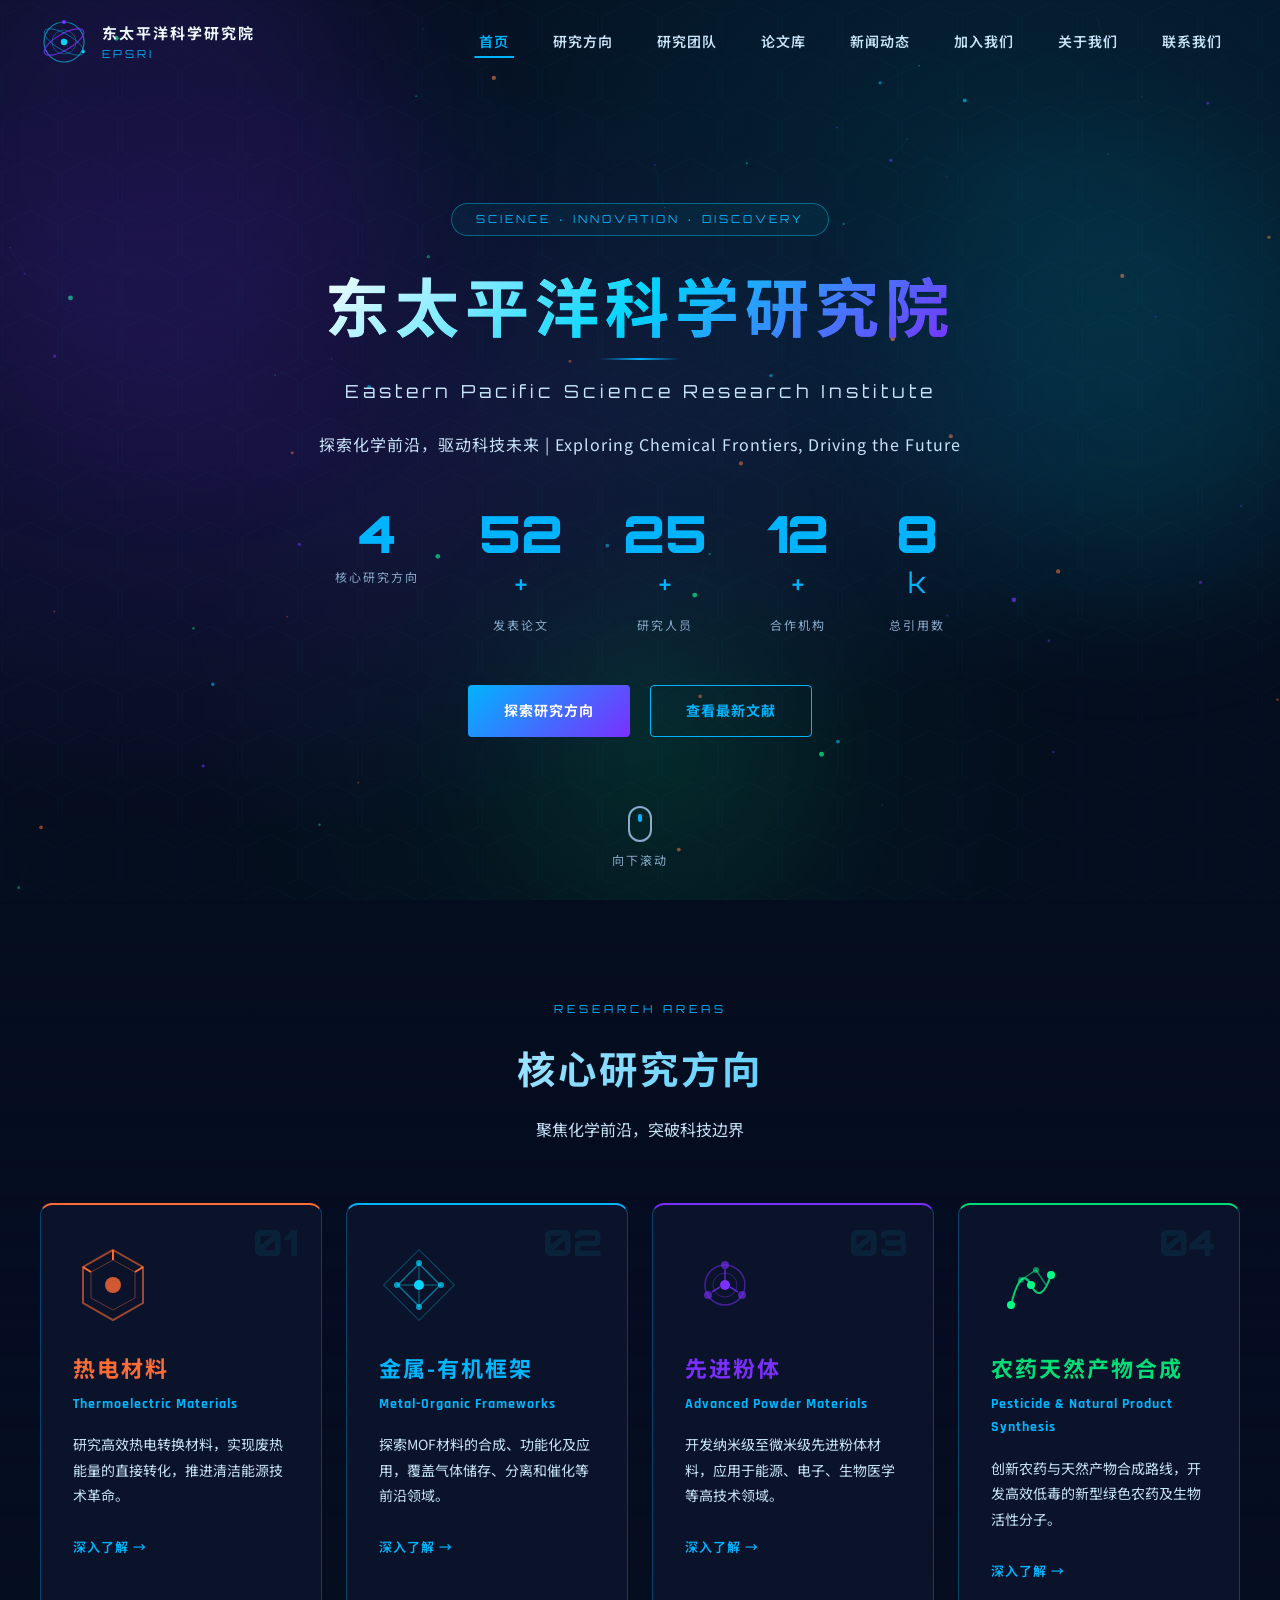
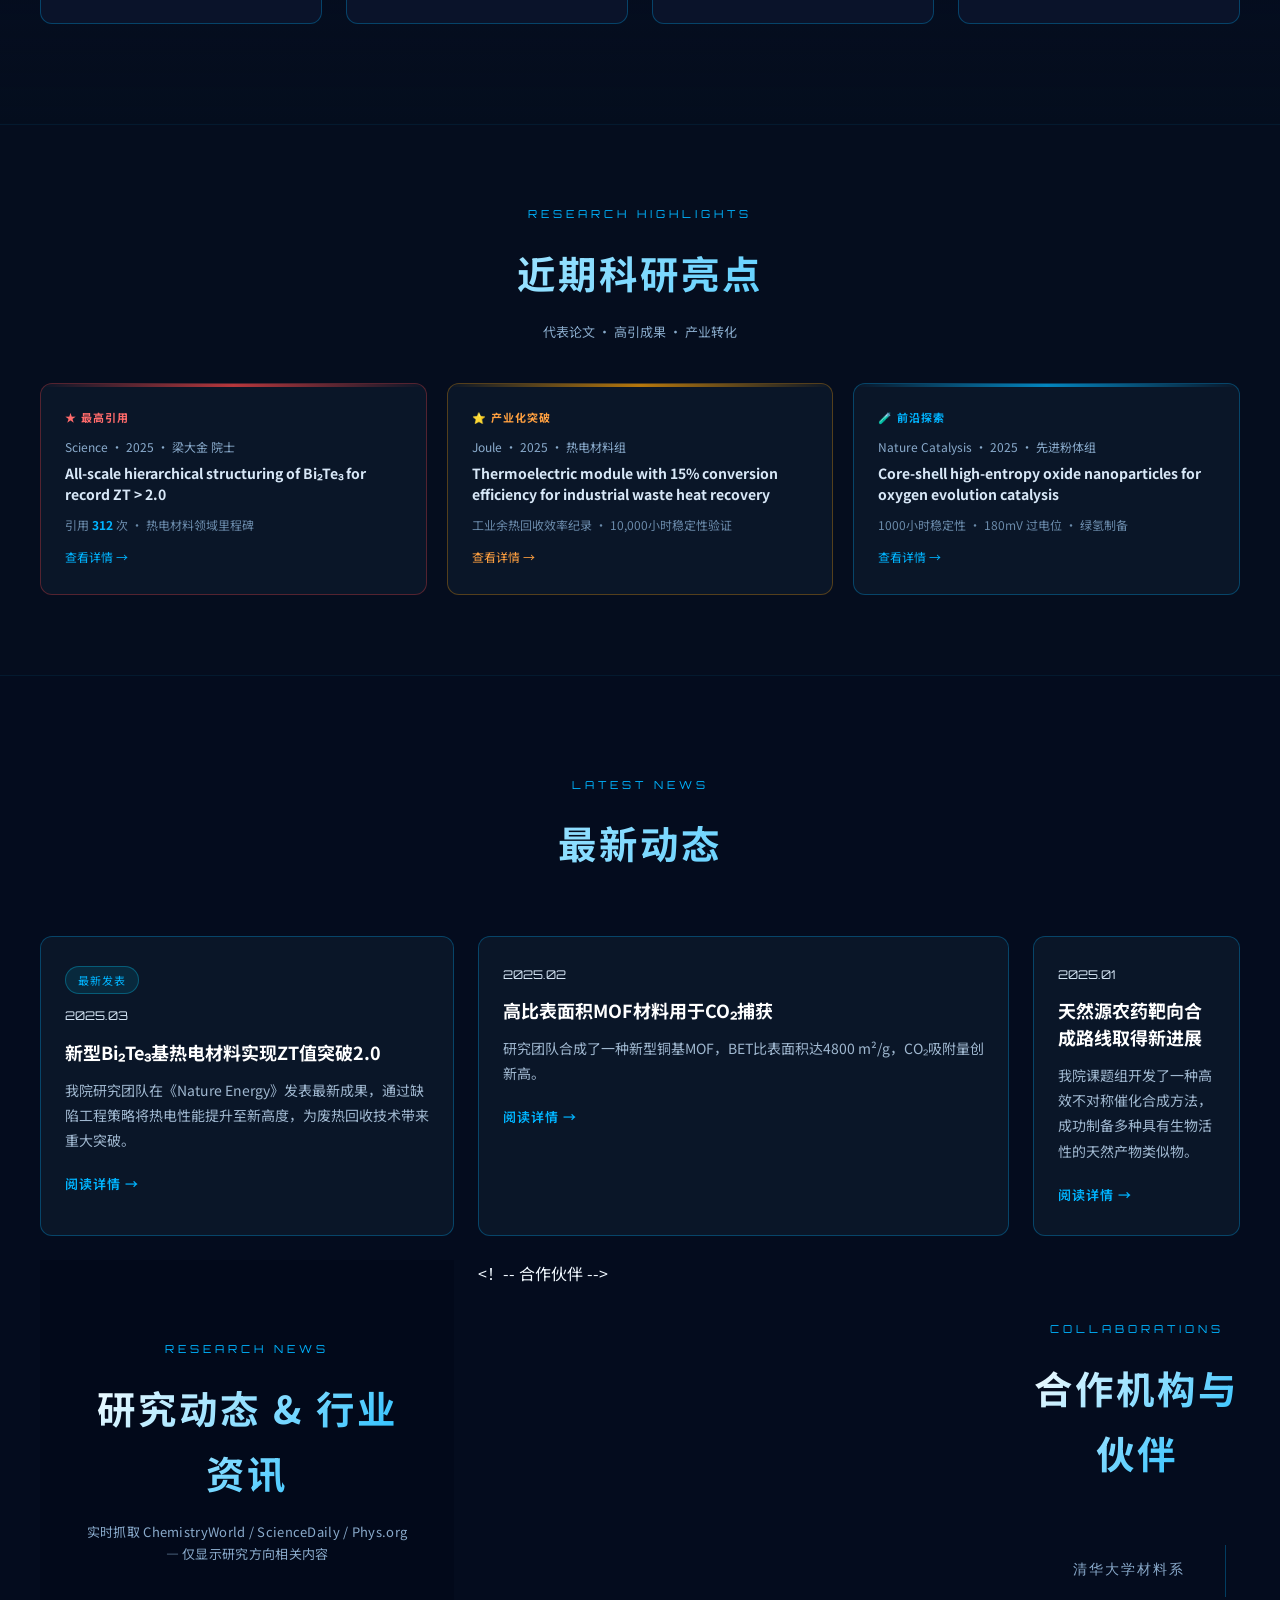
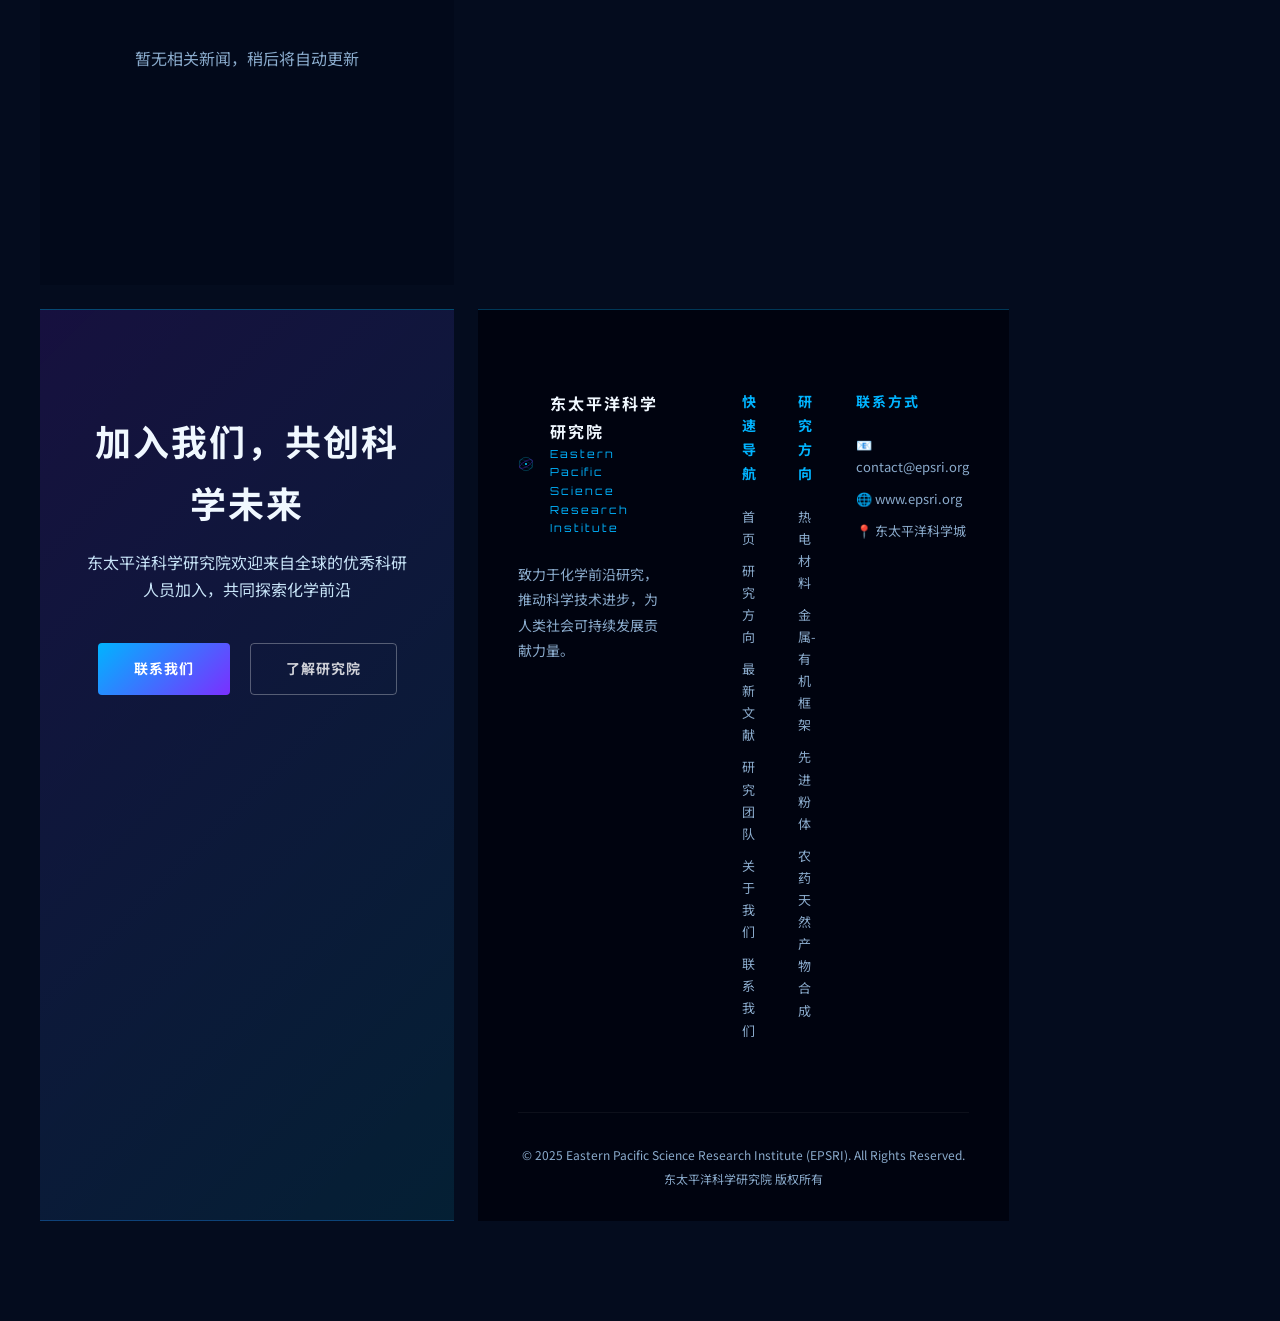
<file: index.html>
<!DOCTYPE html>
<html lang="zh-CN">
<head>
    <meta charset="UTF-8">
    <meta name="viewport" content="width=device-width, initial-scale=1.0">
    <title>东太平洋科学研究院 | EPSRI</title>
    <link rel="stylesheet" href="css/main.css">
    <link rel="stylesheet" href="css/animations.css">
    <link rel="preconnect" href="https://fonts.googleapis.com">
    <link href="https://fonts.googleapis.com/css2?family=Orbitron:wght@400;700;900&family=Rajdhani:wght@300;400;600&family=Noto+Sans+SC:wght@300;400;700&display=swap" rel="stylesheet">
    <link rel="icon" href="images/favicon.svg" type="image/svg+xml">
    <!-- SEO & Social -->
    <meta name="description" content="东太平洋科学研究院（EPSRI）—聚焦热电材料、金属-有机框架、先进粉体、农药天然产物合成四大化学前沿方向，发布最新研究成果。">
    <meta name="keywords" content="EPSRI,东太平洋科学研究院,热电材料,MOF,先进粉体,农药天然产物,化学研究">
    <meta property="og:title" content="东太平洋科学研究院 | EPSRI">
    <meta property="og:description" content="探索化学前沿，驱动科技未来。聚焦热电材料、MOF、先进粉体、农药天然产物合成。">
    <meta property="og:type" content="website">
    <meta property="og:url" content="https://lucretiusl.github.io/epsri-website/">
    <meta property="og:image" content="https://lucretiusl.github.io/epsri-website/images/favicon.svg">
    <meta name="twitter:card" content="summary_large_image">
    <meta name="twitter:title" content="东太平洋科学研究院 | EPSRI">
    <meta name="twitter:description" content="探索化学前沿，驱动科技未来">
</head>
<body>
    <!-- 粒子背景 -->
    <div id="particles-container"></div>
    
    <!-- 导航栏 -->
    <nav class="navbar" id="navbar">
        <div class="nav-container">
            <div class="nav-logo">
                <div class="logo-icon">
                    <svg viewBox="0 0 60 60" xmlns="http://www.w3.org/2000/svg">
                        <circle cx="30" cy="30" r="25" stroke="#00d4ff" stroke-width="1.5" fill="none" opacity="0.6"/>
                        <circle cx="30" cy="30" r="15" stroke="#00d4ff" stroke-width="1" fill="none" opacity="0.4"/>
                        <ellipse cx="30" cy="30" rx="28" ry="10" stroke="#7b2fff" stroke-width="1.5" fill="none" opacity="0.8" transform="rotate(-30 30 30)"/>
                        <ellipse cx="30" cy="30" rx="28" ry="10" stroke="#00d4ff" stroke-width="1" fill="none" opacity="0.5" transform="rotate(30 30 30)"/>
                        <circle cx="30" cy="30" r="4" fill="#00d4ff"/>
                        <circle cx="30" cy="5" r="2.5" fill="#7b2fff"/>
                        <circle cx="54" cy="42" r="2" fill="#00d4ff"/>
                    </svg>
                </div>
                <div class="logo-text">
                    <span class="logo-cn">东太平洋科学研究院</span>
                    <span class="logo-en">EPSRI</span>
                </div>
            </div>
            <div class="nav-menu" id="navMenu">
                <a href="index.html" class="nav-link active">首页</a>
                <a href="pages/research.html" class="nav-link">研究方向</a>
                <a href="pages/team.html" class="nav-link">研究团队</a>
                <a href="pages/publications.html" class="nav-link">论文库</a>
                <a href="pages/news.html" class="nav-link">新闻动态</a>
                <a href="pages/join-us.html" class="nav-link">加入我们</a>
                <a href="pages/about.html" class="nav-link">关于我们</a>
                <a href="pages/contact.html" class="nav-link">联系我们</a>
            </div>
            <div class="nav-toggle" id="navToggle">
                <span></span><span></span><span></span>
            </div>
        </div>
    </nav>

    <!-- 英雄区域 -->
    <section class="hero">
        <div class="hero-bg">
            <div class="hex-grid"></div>
            <div class="energy-orb orb1"></div>
            <div class="energy-orb orb2"></div>
            <div class="energy-orb orb3"></div>
        </div>
        <div class="hero-content">
            <div class="hero-badge">SCIENCE · INNOVATION · DISCOVERY</div>
            <h1 class="hero-title">
                <span class="title-cn glitch" data-text="东太平洋科学研究院">东太平洋科学研究院</span>
                <span class="title-divider"></span>
                <span class="title-en">Eastern Pacific Science Research Institute</span>
            </h1>
            <p class="hero-subtitle">探索化学前沿，驱动科技未来 | Exploring Chemical Frontiers, Driving the Future</p>
            <div class="hero-stats">
                <div class="stat-item">
                    <span class="stat-num" data-target="4">0</span>
                    <span class="stat-label">核心研究方向</span>
                </div>
                <div class="stat-item">
                    <span class="stat-num" data-target="52">0</span><span class="stat-plus">+</span>
                    <span class="stat-label">发表论文</span>
                </div>
                <div class="stat-item">
                    <span class="stat-num" data-target="25">0</span><span class="stat-plus">+</span>
                    <span class="stat-label">研究人员</span>
                </div>
                <div class="stat-item">
                    <span class="stat-num" data-target="12">0</span><span class="stat-plus">+</span>
                    <span class="stat-label">合作机构</span>
                </div>
                <div class="stat-item">
                    <span class="stat-num" data-target="8">0</span><span class="stat-plus">k</span>
                    <span class="stat-label">总引用数</span>
                </div>
            </div>
            <div class="hero-actions">
                <a href="pages/research.html" class="btn-primary">探索研究方向</a>
                <a href="pages/publications.html" class="btn-secondary">查看最新文献</a>
            </div>
        </div>
        <div class="scroll-indicator">
            <div class="mouse-icon"><div class="scroll-wheel"></div></div>
            <span>向下滚动</span>
        </div>
    </section>

    <!-- 研究方向预览 -->
    <section class="research-preview">
        <div class="section-header">
            <div class="section-tag">RESEARCH AREAS</div>
            <h2 class="section-title">核心研究方向</h2>
            <p class="section-desc">聚焦化学前沿，突破科技边界</p>
        </div>
        <div class="research-grid">
            <div class="research-card" data-index="01">
                <div class="card-glow"></div>
                <div class="card-icon">
                    <svg viewBox="0 0 80 80" xmlns="http://www.w3.org/2000/svg">
                        <polygon points="40,5 70,22 70,58 40,75 10,58 10,22" stroke="#ff6b35" stroke-width="2" fill="none" opacity="0.6"/>
                        <polygon points="40,15 62,27 62,53 40,65 18,53 18,27" stroke="#ff6b35" stroke-width="1" fill="none" opacity="0.4"/>
                        <circle cx="40" cy="40" r="8" fill="#ff6b35" opacity="0.8"/>
                        <line x1="40" y1="5" x2="40" y2="15" stroke="#ff6b35" stroke-width="2"/>
                        <line x1="70" y1="22" x2="62" y2="27" stroke="#ff6b35" stroke-width="2"/>
                        <line x1="10" y1="22" x2="18" y2="27" stroke="#ff6b35" stroke-width="2"/>
                    </svg>
                </div>
                <div class="card-number">01</div>
                <h3 class="card-title">热电材料</h3>
                <h4 class="card-subtitle">Thermoelectric Materials</h4>
                <p class="card-desc">研究高效热电转换材料，实现废热能量的直接转化，推进清洁能源技术革命。</p>
                <a href="pages/research.html#thermoelectric" class="card-link">深入了解 →</a>
            </div>

            <div class="research-card" data-index="02">
                <div class="card-glow"></div>
                <div class="card-icon">
                    <svg viewBox="0 0 80 80" xmlns="http://www.w3.org/2000/svg">
                        <rect x="25" y="25" width="30" height="30" stroke="#00d4ff" stroke-width="1.5" fill="none" opacity="0.5" transform="rotate(45 40 40)"/>
                        <rect x="15" y="15" width="50" height="50" stroke="#00d4ff" stroke-width="1" fill="none" opacity="0.3" transform="rotate(45 40 40)"/>
                        <circle cx="40" cy="40" r="5" fill="#00d4ff"/>
                        <circle cx="40" cy="18" r="3" fill="#00d4ff" opacity="0.7"/>
                        <circle cx="62" cy="40" r="3" fill="#00d4ff" opacity="0.7"/>
                        <circle cx="40" cy="62" r="3" fill="#00d4ff" opacity="0.7"/>
                        <circle cx="18" cy="40" r="3" fill="#00d4ff" opacity="0.7"/>
                        <line x1="40" y1="35" x2="40" y2="18" stroke="#00d4ff" stroke-width="1" opacity="0.5"/>
                        <line x1="45" y1="40" x2="62" y2="40" stroke="#00d4ff" stroke-width="1" opacity="0.5"/>
                        <line x1="40" y1="45" x2="40" y2="62" stroke="#00d4ff" stroke-width="1" opacity="0.5"/>
                        <line x1="35" y1="40" x2="18" y2="40" stroke="#00d4ff" stroke-width="1" opacity="0.5"/>
                    </svg>
                </div>
                <div class="card-number">02</div>
                <h3 class="card-title">金属-有机框架</h3>
                <h4 class="card-subtitle">Metal-Organic Frameworks</h4>
                <p class="card-desc">探索MOF材料的合成、功能化及应用，覆盖气体储存、分离和催化等前沿领域。</p>
                <a href="pages/research.html#mof" class="card-link">深入了解 →</a>
            </div>

            <div class="research-card" data-index="03">
                <div class="card-glow"></div>
                <div class="card-icon">
                    <svg viewBox="0 0 80 80" xmlns="http://www.w3.org/2000/svg">
                        <circle cx="40" cy="40" r="20" stroke="#7b2fff" stroke-width="1.5" fill="none" opacity="0.5"/>
                        <circle cx="40" cy="40" r="12" stroke="#7b2fff" stroke-width="1" fill="none" opacity="0.4"/>
                        <circle cx="40" cy="40" r="5" fill="#7b2fff"/>
                        <circle cx="40" cy="20" r="4" fill="#7b2fff" opacity="0.6"/>
                        <circle cx="57" cy="50" r="4" fill="#7b2fff" opacity="0.6"/>
                        <circle cx="23" cy="50" r="4" fill="#7b2fff" opacity="0.6"/>
                        <line x1="40" y1="24" x2="40" y2="35" stroke="#7b2fff" stroke-width="1.5" opacity="0.7"/>
                        <line x1="53" y1="47" x2="45" y2="42" stroke="#7b2fff" stroke-width="1.5" opacity="0.7"/>
                        <line x1="27" y1="47" x2="35" y2="42" stroke="#7b2fff" stroke-width="1.5" opacity="0.7"/>
                    </svg>
                </div>
                <div class="card-number">03</div>
                <h3 class="card-title">先进粉体</h3>
                <h4 class="card-subtitle">Advanced Powder Materials</h4>
                <p class="card-desc">开发纳米级至微米级先进粉体材料，应用于能源、电子、生物医学等高技术领域。</p>
                <a href="pages/research.html#powder" class="card-link">深入了解 →</a>
            </div>

            <div class="research-card" data-index="04">
                <div class="card-glow"></div>
                <div class="card-icon">
                    <svg viewBox="0 0 80 80" xmlns="http://www.w3.org/2000/svg">
                        <path d="M20,60 Q30,20 40,40 Q50,60 60,30" stroke="#00ff88" stroke-width="2" fill="none" opacity="0.8"/>
                        <circle cx="20" cy="60" r="4" fill="#00ff88"/>
                        <circle cx="40" cy="40" r="4" fill="#00ff88"/>
                        <circle cx="60" cy="30" r="4" fill="#00ff88"/>
                        <path d="M30,35 L45,25 L55,40" stroke="#00ff88" stroke-width="1.5" fill="none" opacity="0.5"/>
                        <circle cx="30" cy="35" r="3" fill="#00ff88" opacity="0.5"/>
                        <circle cx="45" cy="25" r="3" fill="#00ff88" opacity="0.5"/>
                    </svg>
                </div>
                <div class="card-number">04</div>
                <h3 class="card-title">农药天然产物合成</h3>
                <h4 class="card-subtitle">Pesticide & Natural Product Synthesis</h4>
                <p class="card-desc">创新农药与天然产物合成路线，开发高效低毒的新型绿色农药及生物活性分子。</p>
                <a href="pages/research.html#synthesis" class="card-link">深入了解 →</a>
            </div>
        </div>
    </section>

    <!-- 科研亮点 -->
    <section style="padding:80px 40px; background:rgba(5,14,30,0.4); border-top:1px solid rgba(0,180,255,0.08); border-bottom:1px solid rgba(0,180,255,0.08);">
        <div style="max-width:1400px; margin:0 auto;">
            <div class="section-header" style="margin-bottom:40px;">
                <div class="section-tag">RESEARCH HIGHLIGHTS</div>
                <h2 class="section-title">近期科研亮点</h2>
                <p style="color:var(--text-muted); font-size:13px; margin-top:8px;">代表论文 · 高引成果 · 产业转化</p>
            </div>
            <div style="display:grid; grid-template-columns:repeat(auto-fit, minmax(300px, 1fr)); gap:20px;">
                <div style="background:#0a1628; border:1px solid rgba(255,68,68,0.3); border-radius:12px; padding:24px; position:relative; overflow:hidden;">
                    <div style="position:absolute; top:0; left:0; right:0; height:3px; background:linear-gradient(90deg, transparent, rgba(255,68,68,0.7), transparent);"></div>
                    <div style="font-size:11px; color:#ff6b6b; font-weight:700; letter-spacing:1px; margin-bottom:10px;">★ 最高引用</div>
                    <div style="font-size:12px; color:#8aabcc; margin-bottom:6px;">Science · 2025 · 梁大金 院士</div>
                    <div style="font-size:14px; color:#d8e8f8; font-weight:700; line-height:1.5; margin-bottom:10px;">All-scale hierarchical structuring of Bi₂Te₃ for record ZT > 2.0</div>
                    <div style="font-size:12px; color:#6a8aaa;">引用 <strong style="color:#00b4ff;">312</strong> 次 · 热电材料领域里程碑</div>
                    <a href="pages/publications.html" style="display:inline-block; margin-top:12px; font-size:12px; color:#00b4ff; text-decoration:none;">查看详情 →</a>
                </div>
                <div style="background:#0a1628; border:1px solid rgba(255,160,0,0.3); border-radius:12px; padding:24px; position:relative; overflow:hidden;">
                    <div style="position:absolute; top:0; left:0; right:0; height:3px; background:linear-gradient(90deg, transparent, rgba(255,160,0,0.7), transparent);"></div>
                    <div style="font-size:11px; color:#ffa040; font-weight:700; letter-spacing:1px; margin-bottom:10px;">⭐ 产业化突破</div>
                    <div style="font-size:12px; color:#8aabcc; margin-bottom:6px;">Joule · 2025 · 热电材料组</div>
                    <div style="font-size:14px; color:#d8e8f8; font-weight:700; line-height:1.5; margin-bottom:10px;">Thermoelectric module with 15% conversion efficiency for industrial waste heat recovery</div>
                    <div style="font-size:12px; color:#6a8aaa;">工业余热回收效率纪录 · 10,000小时稳定性验证</div>
                    <a href="pages/publications.html" style="display:inline-block; margin-top:12px; font-size:12px; color:#ffa040; text-decoration:none;">查看详情 →</a>
                </div>
                <div style="background:#0a1628; border:1px solid rgba(0,180,255,0.3); border-radius:12px; padding:24px; position:relative; overflow:hidden;">
                    <div style="position:absolute; top:0; left:0; right:0; height:3px; background:linear-gradient(90deg, transparent, rgba(0,180,255,0.7), transparent);"></div>
                    <div style="font-size:11px; color:#00b4ff; font-weight:700; letter-spacing:1px; margin-bottom:10px;">🧪 前沿探索</div>
                    <div style="font-size:12px; color:#8aabcc; margin-bottom:6px;">Nature Catalysis · 2025 · 先进粉体组</div>
                    <div style="font-size:14px; color:#d8e8f8; font-weight:700; line-height:1.5; margin-bottom:10px;">Core-shell high-entropy oxide nanoparticles for oxygen evolution catalysis</div>
                    <div style="font-size:12px; color:#6a8aaa;">1000小时稳定性 · 180mV 过电位 · 绿氢制备</div>
                    <a href="pages/publications.html" style="display:inline-block; margin-top:12px; font-size:12px; color:#00b4ff; text-decoration:none;">查看详情 →</a>
                </div>
            </div>
        </div>
    </section>

    <!-- 最新动态 -->
    <section class="news-section">
        <div class="section-header">
            <div class="section-tag">LATEST NEWS</div>
            <h2 class="section-title">最新动态</h2>
        </div>
        <div class="news-grid">
            <div class="news-card featured">
                <div class="news-badge">最新发表</div>
                <div class="news-date">2025.03</div>
                <h3>新型Bi₂Te₃基热电材料实现ZT值突破2.0</h3>
                <p>我院研究团队在《Nature Energy》发表最新成果，通过缺陷工程策略将热电性能提升至新高度，为废热回收技术带来重大突破。</p>
                <a href="pages/publications.html" class="news-link">阅读详情 →</a>
            </div>
            <div class="news-card">
                <div class="news-date">2025.02</div>
                <h3>高比表面积MOF材料用于CO₂捕获</h3>
                <p>研究团队合成了一种新型铜基MOF，BET比表面积达4800 m²/g，CO₂吸附量创新高。</p>
                <a href="pages/publications.html" class="news-link">阅读详情 →</a>
            </div>
            <div class="news-card">
                <div class="news-date">2025.01</div>
                <h3>天然源农药靶向合成路线取得新进展</h3>
                <p>我院课题组开发了一种高效不对称催化合成方法，成功制备多种具有生物活性的天然产物类似物。</p>
                <a href="pages/publications.html" class="news-link">阅读详情 →</a>
            </div>
        <!-- 研究动态 / 行业新闻 -->
        <section style="padding:80px 40px; background:rgba(0,8,24,0.5);">
            <div style="max-width:1400px; margin:0 auto;">
                <div class="section-header" style="margin-bottom:40px;">
                    <div class="section-tag">RESEARCH NEWS</div>
                    <h2 class="section-title">研究动态 & 行业资讯</h2>
                    <p style="color:var(--text-muted); font-size:13px; margin-top:8px; letter-spacing:0.3px;">
                        实时抓取 ChemistryWorld / ScienceDaily / Phys.org — 仅显示研究方向相关内容
                    </p>
                </div>
                <div id="news-grid" style="display:grid; grid-template-columns:repeat(auto-fit,minmax(280px,1fr)); gap:24px; min-height:200px;"></div>
            </div>
        </section>
    <！-- 合作伙伴 -->
    <section class="partners-section">
        <div class="section-header">
            <div class="section-tag">COLLABORATIONS</div>
            <h2 class="section-title">合作机构与伙伴</h2>
        </div>
        <div class="partners-track">
            <div class="partners-slide">
                <div class="partner-item">清华大学材料系</div>
                <div class="partner-item">中科院化学研究所</div>
                <div class="partner-item">中山大学化学学院</div>
                <div class="partner-item">武汉大学化学院</div>
                <div class="partner-item">MIT 材料科学系</div>
                <div class="partner-item">德国马普固体研究所</div>
                <div class="partner-item">比亚迪新能源技术研究院</div>
                <div class="partner-item">先正达 Syngenta 中国</div>
                <div class="partner-item">华为技术 · 材料技术部</div>
                <div class="partner-item">宁波江丰电子材料</div>
                <div class="partner-item">中化农业 MAP</div>
                <div class="partner-item">中国远洋海运集团</div>
                <!-- 复制以保证无缝循环 -->
                <div class="partner-item">清华大学材料系</div>
                <div class="partner-item">中科院化学研究所</div>
                <div class="partner-item">中山大学化学学院</div>
                <div class="partner-item">武汉大学化学院</div>
                <div class="partner-item">MIT 材料科学系</div>
                <div class="partner-item">德国马普固体研究所</div>
            </div>
        </div>
    </section>

    <!-- CTA区域 -->
    <section class="cta-section">
        <div class="cta-content">
            <h2>加入我们，共创科学未来</h2>
            <p>东太平洋科学研究院欢迎来自全球的优秀科研人员加入，共同探索化学前沿</p>
            <div class="cta-actions">
                <a href="pages/contact.html" class="btn-primary">联系我们</a>
                <a href="pages/about.html" class="btn-outline">了解研究院</a>
            </div>
        </div>
    </section>

    <!-- 页脚 -->
    <footer class="footer">
        <div class="footer-content">
            <div class="footer-brand">
                <div class="footer-logo">
                    <svg viewBox="0 0 60 60" xmlns="http://www.w3.org/2000/svg" width="50" height="50">
                        <circle cx="30" cy="30" r="25" stroke="#00d4ff" stroke-width="1.5" fill="none" opacity="0.6"/>
                        <ellipse cx="30" cy="30" rx="28" ry="10" stroke="#7b2fff" stroke-width="1.5" fill="none" opacity="0.8" transform="rotate(-30 30 30)"/>
                        <ellipse cx="30" cy="30" rx="28" ry="10" stroke="#00d4ff" stroke-width="1" fill="none" opacity="0.5" transform="rotate(30 30 30)"/>
                        <circle cx="30" cy="30" r="4" fill="#00d4ff"/>
                    </svg>
                    <div>
                        <div class="footer-logo-cn">东太平洋科学研究院</div>
                        <div class="footer-logo-en">Eastern Pacific Science Research Institute</div>
                    </div>
                </div>
                <p class="footer-desc">致力于化学前沿研究，推动科学技术进步，为人类社会可持续发展贡献力量。</p>
            </div>
            <div class="footer-links">
                <div class="footer-col">
                    <h4>快速导航</h4>
                    <a href="index.html">首页</a>
                    <a href="pages/research.html">研究方向</a>
                    <a href="pages/publications.html">最新文献</a>
                    <a href="pages/team.html">研究团队</a>
                    <a href="pages/about.html">关于我们</a>
                    <a href="pages/contact.html">联系我们</a>
                </div>
                <div class="footer-col">
                    <h4>研究方向</h4>
                    <a href="pages/research.html#thermoelectric">热电材料</a>
                    <a href="pages/research.html#mof">金属-有机框架</a>
                    <a href="pages/research.html#powder">先进粉体</a>
                    <a href="pages/research.html#synthesis">农药天然产物合成</a>
                </div>
                <div class="footer-col">
                    <h4>联系方式</h4>
                    <span>📧 contact@epsri.org</span>
                    <span>🌐 www.epsri.org</span>
                    <span>📍 东太平洋科学城</span>
                </div>
            </div>
        </div>
        <div class="footer-bottom">
            <p>© 2025 Eastern Pacific Science Research Institute (EPSRI). All Rights Reserved.</p>
            <p>东太平洋科学研究院 版权所有</p>
        </div>
    </footer>

    <script src="js/data-loader.js"></script>
    <script src="js/main.js"></script>
    <script src="js/particles.js"></script>
    <script src="js/animations.js"></script>
</body>
</html>
</file>
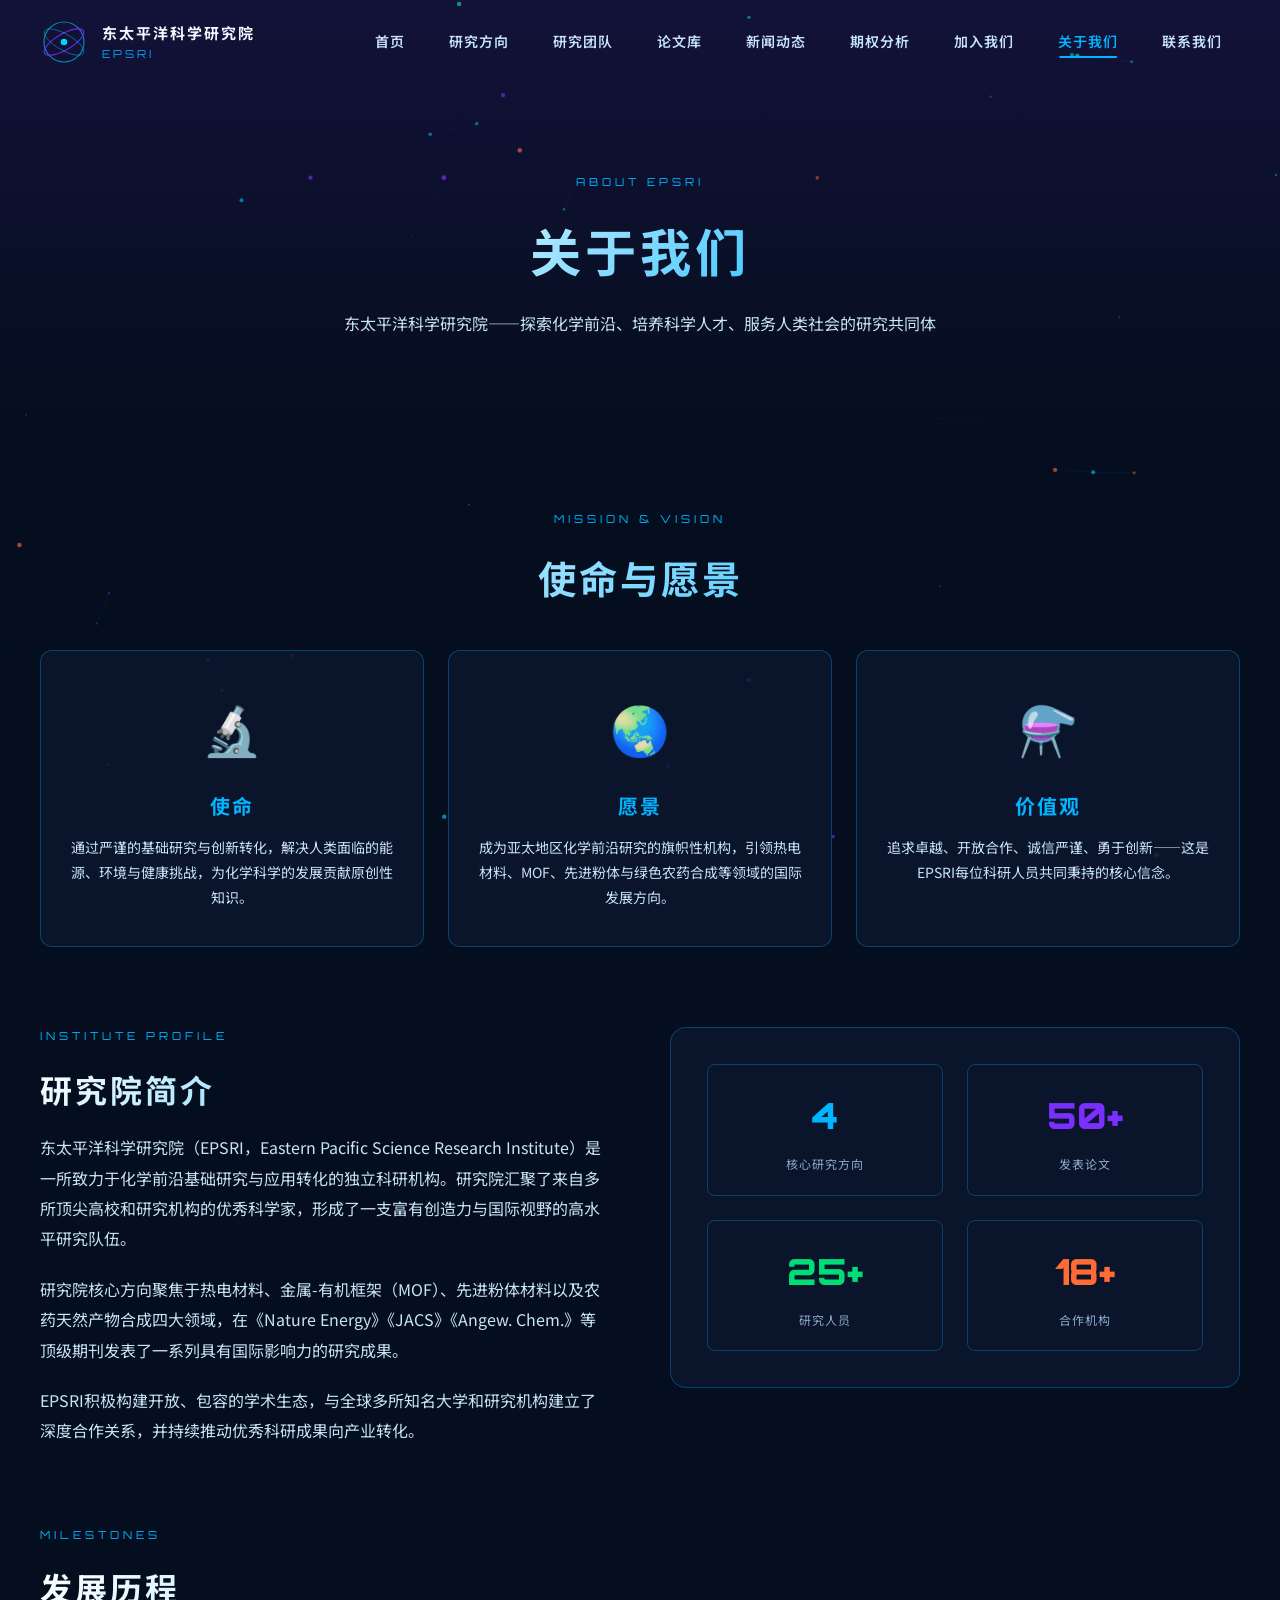
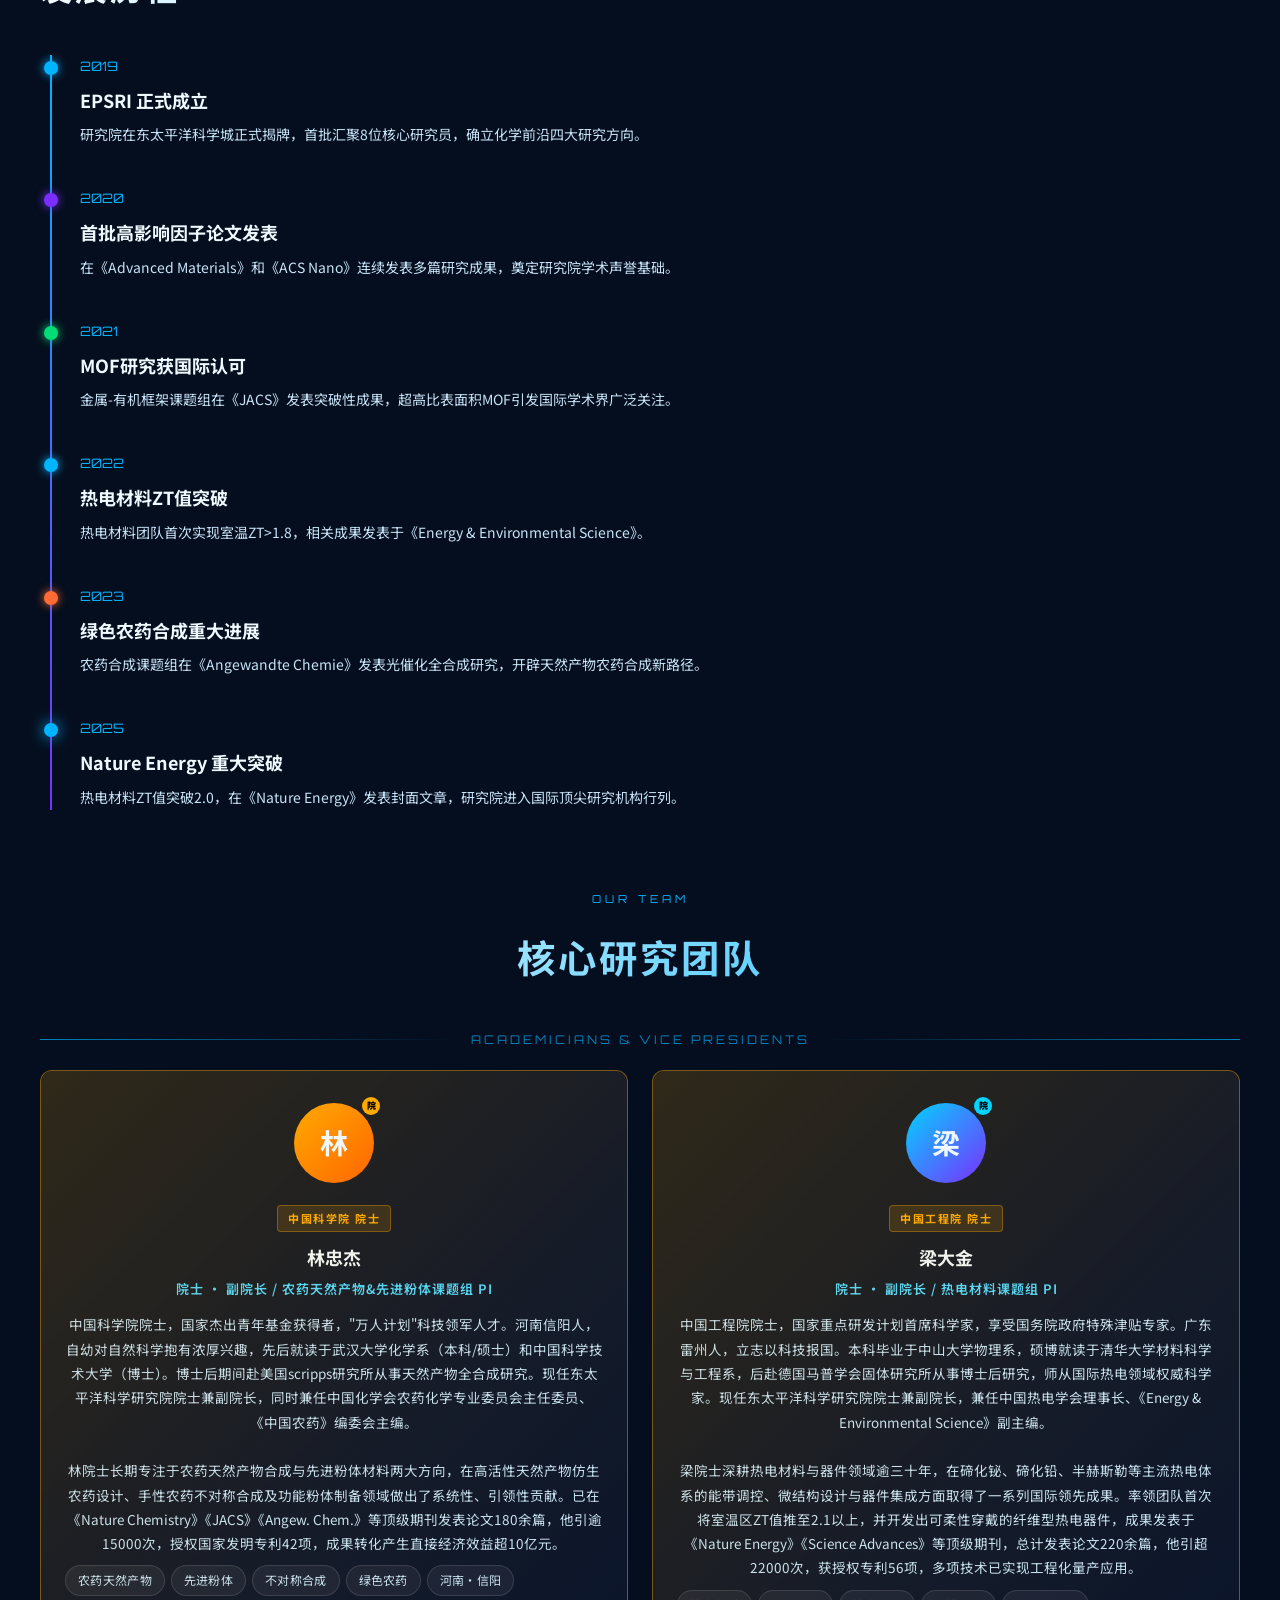
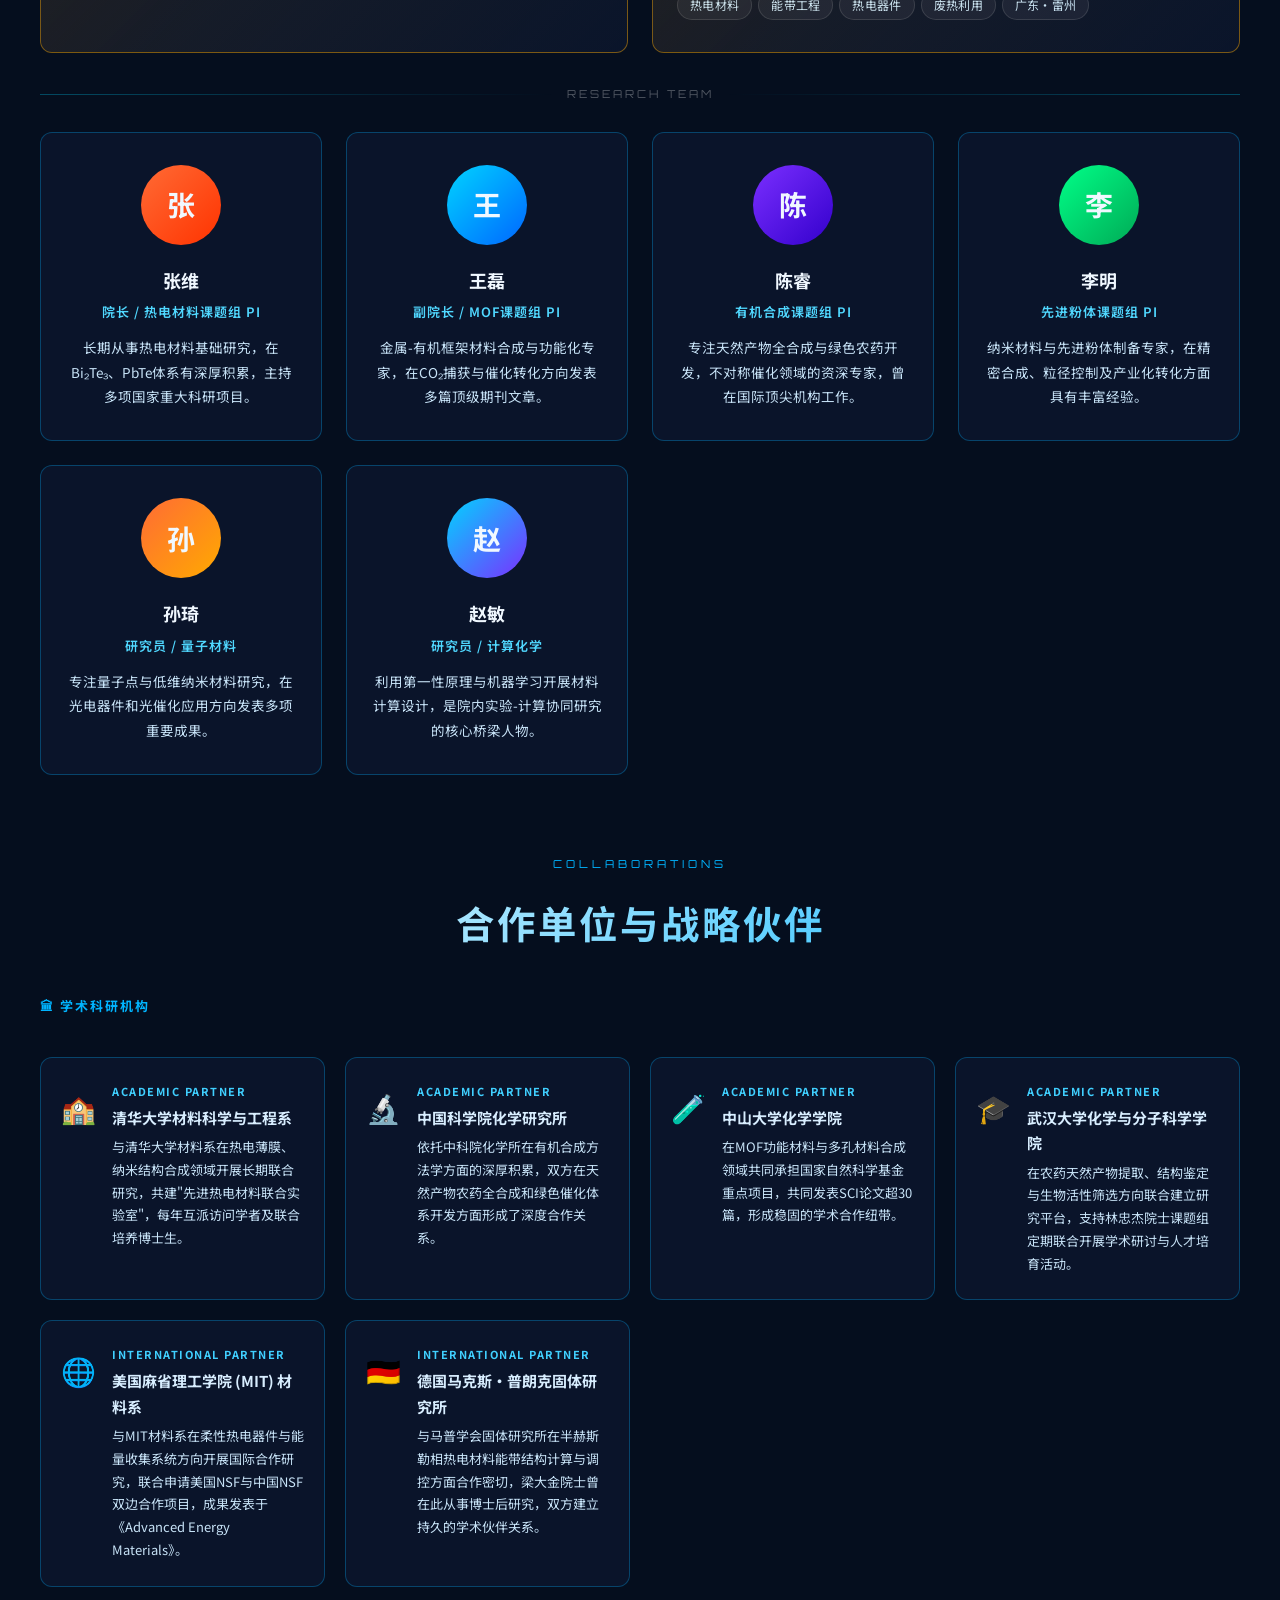
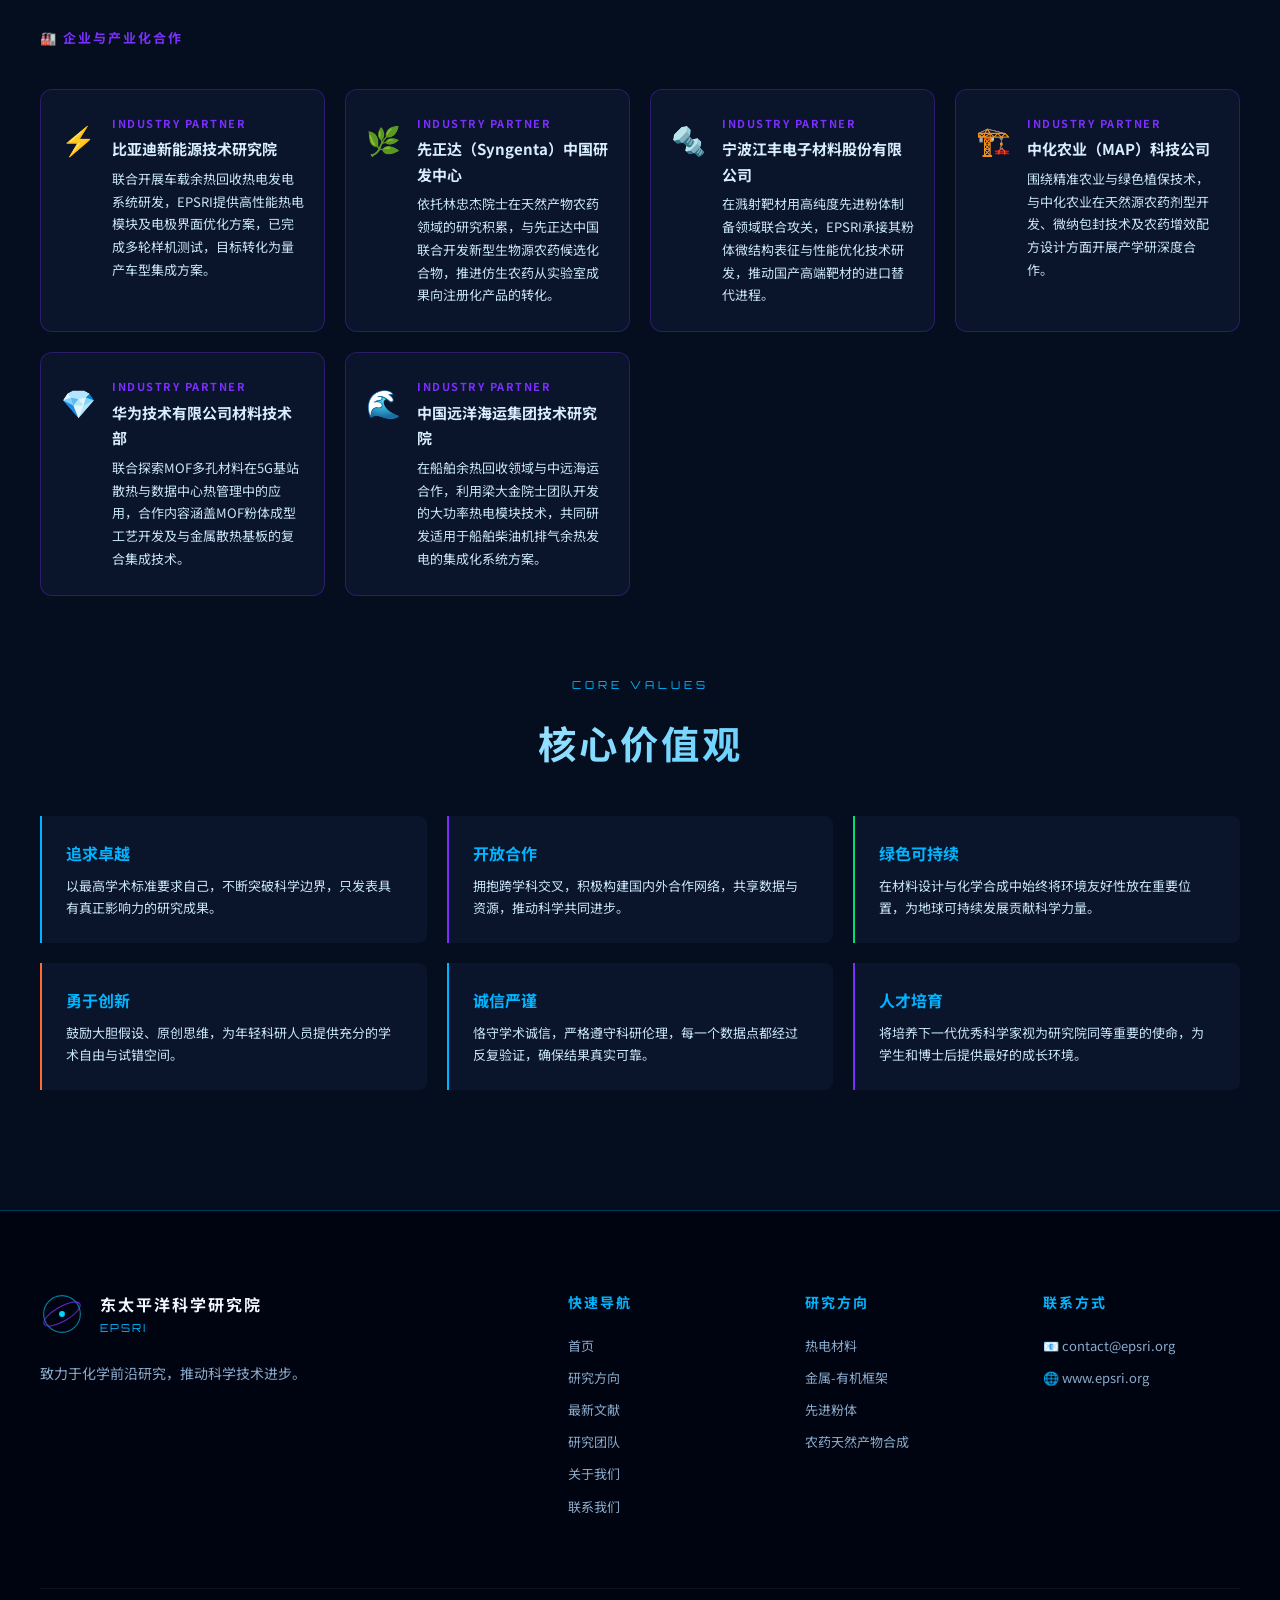
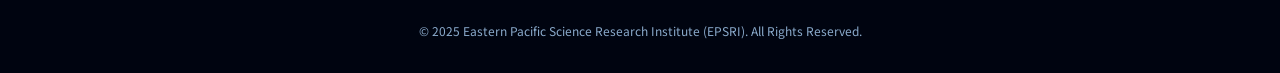
<file: pages/about.html>
<!DOCTYPE html>
<html lang="zh-CN">
<head>
    <meta charset="UTF-8">
    <meta name="viewport" content="width=device-width, initial-scale=1.0">
    <title>关于我们 | 东太平洋科学研究院 EPSRI</title>
    <link rel="stylesheet" href="../css/main.css">
    <link rel="stylesheet" href="../css/animations.css">
    <link href="https://fonts.googleapis.com/css2?family=Orbitron:wght@400;700;900&family=Rajdhani:wght@300;400;600&family=Noto+Sans+SC:wght@300;400;700&display=swap" rel="stylesheet">
    <link rel="icon" href="../images/favicon.svg" type="image/svg+xml">
    <style>
        .mission-grid { display: grid; grid-template-columns: repeat(auto-fit, minmax(280px, 1fr)); gap: 24px; margin-bottom: 80px; }
        .mission-card { padding: 36px 28px; background: var(--bg-card); border: 1px solid var(--border); border-radius: 12px; text-align: center; transition: var(--transition); }
        .mission-card:hover { border-color: rgba(0,212,255,0.4); transform: translateY(-6px); }
        .mission-icon { font-size: 48px; margin-bottom: 20px; }
        .mission-card h3 { font-size: 20px; font-weight: 700; margin-bottom: 12px; color: var(--primary); letter-spacing: 2px; }
        .mission-card p { font-size: 14px; color: var(--text-secondary); line-height: 1.8; }
        .timeline { position: relative; padding-left: 40px; margin: 40px 0; }
        .timeline::before { content: ''; position: absolute; left: 10px; top: 0; bottom: 0; width: 2px; background: linear-gradient(180deg, var(--primary), var(--secondary)); }
        .timeline-item { position: relative; margin-bottom: 40px; }
        .timeline-dot { position: absolute; left: -36px; top: 6px; width: 14px; height: 14px; border-radius: 50%; background: var(--primary); box-shadow: 0 0 10px var(--primary); }
        .timeline-year { font-family: 'Orbitron', monospace; font-size: 13px; color: var(--primary); margin-bottom: 8px; }
        .timeline-item h3 { font-size: 18px; font-weight: 700; margin-bottom: 8px; }
        .timeline-item p { font-size: 14px; color: var(--text-secondary); line-height: 1.7; }
        .value-grid { display: grid; grid-template-columns: repeat(3, 1fr); gap: 20px; }
        .value-item { padding: 24px; border-left: 2px solid var(--primary); background: var(--bg-card); border-radius: 0 8px 8px 0; }
        .value-item h4 { font-size: 16px; color: var(--primary); margin-bottom: 8px; }
        .value-item p { font-size: 13px; color: var(--text-secondary); }
        @media(max-width:768px) { .value-grid { grid-template-columns: 1fr; } }
        /* 院士卡片特殊样式 */
        .team-card.academician { border-color: rgba(255,170,0,0.45); background: linear-gradient(135deg, rgba(255,170,0,0.06) 0%, var(--bg-card) 60%); position: relative; }
        .team-card.academician::before { content: ''; position: absolute; inset: 0; border-radius: 12px; background: linear-gradient(135deg,rgba(255,170,0,0.12),transparent); pointer-events:none; }
        .academician-badge { display: inline-block; font-size:11px; font-weight:700; letter-spacing:1.5px; color:#ffaa00; background:rgba(255,170,0,0.15); border:1px solid rgba(255,170,0,0.35); border-radius:4px; padding:3px 10px; margin-bottom:10px; }
        .team-tags { display:flex; flex-wrap:wrap; gap:6px; margin:10px 0 0; }
        .team-tag { font-size:12px; color:var(--text-secondary); background:rgba(255,255,255,0.06); border:1px solid rgba(255,255,255,0.12); border-radius:20px; padding:4px 12px; letter-spacing:0.3px; }
        /* 合作单位区块 */
        .collab-grid { display:grid; grid-template-columns: repeat(auto-fit, minmax(260px, 1fr)); gap:20px; margin-top:40px; }
        .collab-card { background:var(--bg-card); border:1px solid var(--border); border-radius:12px; padding:24px 20px; display:flex; align-items:flex-start; gap:16px; transition:var(--transition); }
        .collab-card:hover { border-color:rgba(0,212,255,0.4); transform:translateY(-4px); }
        .collab-icon { font-size:28px; flex-shrink:0; margin-top:2px; }
        .collab-info h4 { font-size:15px; font-weight:700; color:#d8eeff; margin-bottom:6px; }
        .collab-info p { font-size:13px; color:var(--text-secondary); line-height:1.75; }
        .collab-type { font-size:11px; color:#40d0ff; letter-spacing:1.5px; font-weight:700; margin-bottom:4px; }
    </style>
</head>
<body>
    <div id="particles-container"></div>

    <nav class="navbar scrolled" id="navbar">
        <div class="nav-container">
            <div class="nav-logo">
                <div class="logo-icon">
                    <svg viewBox="0 0 60 60" xmlns="http://www.w3.org/2000/svg">
                        <circle cx="30" cy="30" r="25" stroke="#00d4ff" stroke-width="1.5" fill="none" opacity="0.6"/>
                        <ellipse cx="30" cy="30" rx="28" ry="10" stroke="#7b2fff" stroke-width="1.5" fill="none" opacity="0.8" transform="rotate(-30 30 30)"/>
                        <ellipse cx="30" cy="30" rx="28" ry="10" stroke="#00d4ff" stroke-width="1" fill="none" opacity="0.5" transform="rotate(30 30 30)"/>
                        <circle cx="30" cy="30" r="4" fill="#00d4ff"/>
                    </svg>
                </div>
                <div class="logo-text">
                    <span class="logo-cn">东太平洋科学研究院</span>
                    <span class="logo-en">EPSRI</span>
                </div>
            </div>
            <div class="nav-menu" id="navMenu">
                <a href="../index.html" class="nav-link">首页</a>
                <a href="research.html" class="nav-link">研究方向</a>
                <a href="team.html" class="nav-link">研究团队</a>
                <a href="publications.html" class="nav-link">论文库</a>
                <a href="news.html" class="nav-link">新闻动态</a>
                <a href="options.html" class="nav-link">期权分析</a>
                <a href="join-us.html" class="nav-link">加入我们</a>
                <a href="about.html" class="nav-link active">关于我们</a>
                <a href="contact.html" class="nav-link">联系我们</a>
            </div>
            <div class="nav-toggle" id="navToggle"><span></span><span></span><span></span></div>
        </div>
    </nav>

    <section class="page-header">
        <div>
            <span class="page-header-tag">ABOUT EPSRI</span>
            <h1>关于我们</h1>
            <p>东太平洋科学研究院——探索化学前沿、培养科学人才、服务人类社会的研究共同体</p>
        </div>
    </section>

    <section style="padding:60px 40px 120px;">
        <div class="content-section">

            <!-- 使命愿景 -->
            <div class="section-header" style="margin-bottom:40px;">
                <div class="section-tag">MISSION & VISION</div>
                <h2 class="section-title">使命与愿景</h2>
            </div>
            <div class="mission-grid">
                <div class="mission-card reveal">
                    <div class="mission-icon">🔬</div>
                    <h3>使命</h3>
                    <p>通过严谨的基础研究与创新转化，解决人类面临的能源、环境与健康挑战，为化学科学的发展贡献原创性知识。</p>
                </div>
                <div class="mission-card reveal">
                    <div class="mission-icon">🌏</div>
                    <h3>愿景</h3>
                    <p>成为亚太地区化学前沿研究的旗帜性机构，引领热电材料、MOF、先进粉体与绿色农药合成等领域的国际发展方向。</p>
                </div>
                <div class="mission-card reveal">
                    <div class="mission-icon">⚗️</div>
                    <h3>价值观</h3>
                    <p>追求卓越、开放合作、诚信严谨、勇于创新——这是EPSRI每位科研人员共同秉持的核心信念。</p>
                </div>
            </div>

            <!-- 研究院简介 -->
            <div style="display:grid; grid-template-columns: 1fr 1fr; gap:60px; align-items:start; margin-bottom:80px;">
                <div class="reveal-left">
                    <div class="section-tag">INSTITUTE PROFILE</div>
                    <h2 class="section-title" style="text-align:left; font-size:32px;">研究院简介</h2>
                    <p style="color:var(--text-secondary); line-height:1.9; margin-bottom:20px;">
                        东太平洋科学研究院（EPSRI，Eastern Pacific Science Research Institute）是一所致力于化学前沿基础研究与应用转化的独立科研机构。研究院汇聚了来自多所顶尖高校和研究机构的优秀科学家，形成了一支富有创造力与国际视野的高水平研究队伍。
                    </p>
                    <p style="color:var(--text-secondary); line-height:1.9; margin-bottom:20px;">
                        研究院核心方向聚焦于热电材料、金属-有机框架（MOF）、先进粉体材料以及农药天然产物合成四大领域，在《Nature Energy》《JACS》《Angew. Chem.》等顶级期刊发表了一系列具有国际影响力的研究成果。
                    </p>
                    <p style="color:var(--text-secondary); line-height:1.9;">
                        EPSRI积极构建开放、包容的学术生态，与全球多所知名大学和研究机构建立了深度合作关系，并持续推动优秀科研成果向产业转化。
                    </p>
                </div>
                <div class="reveal-right" style="background:var(--bg-card); border:1px solid var(--border); border-radius:16px; padding:36px;">
                    <div style="display:grid; grid-template-columns: 1fr 1fr; gap:24px;">
                        <div style="text-align:center; padding:20px; border:1px solid var(--border); border-radius:8px;">
                            <div style="font-family:Orbitron,monospace; font-size:36px; color:var(--primary); font-weight:900;">4</div>
                            <div style="font-size:12px; color:var(--text-muted); margin-top:8px; letter-spacing:1px;">核心研究方向</div>
                        </div>
                        <div style="text-align:center; padding:20px; border:1px solid var(--border); border-radius:8px;">
                            <div style="font-family:Orbitron,monospace; font-size:36px; color:var(--secondary); font-weight:900;">50+</div>
                            <div style="font-size:12px; color:var(--text-muted); margin-top:8px; letter-spacing:1px;">发表论文</div>
                        </div>
                        <div style="text-align:center; padding:20px; border:1px solid var(--border); border-radius:8px;">
                            <div style="font-family:Orbitron,monospace; font-size:36px; color:var(--green); font-weight:900;">25+</div>
                            <div style="font-size:12px; color:var(--text-muted); margin-top:8px; letter-spacing:1px;">研究人员</div>
                        </div>
                        <div style="text-align:center; padding:20px; border:1px solid var(--border); border-radius:8px;">
                            <div style="font-family:Orbitron,monospace; font-size:36px; color:var(--accent); font-weight:900;">18+</div>
                            <div style="font-size:12px; color:var(--text-muted); margin-top:8px; letter-spacing:1px;">合作机构</div>
                        </div>
                    </div>
                </div>
            </div>

            <!-- 发展历程 -->
            <div style="margin-bottom:80px;">
                <div class="section-header" style="text-align:left; margin-bottom:40px;">
                    <div class="section-tag">MILESTONES</div>
                    <h2 class="section-title" style="text-align:left; font-size:32px;">发展历程</h2>
                </div>
                <div class="timeline reveal">
                    <div class="timeline-item">
                        <div class="timeline-dot"></div>
                        <div class="timeline-year">2019</div>
                        <h3>EPSRI 正式成立</h3>
                        <p>研究院在东太平洋科学城正式揭牌，首批汇聚8位核心研究员，确立化学前沿四大研究方向。</p>
                    </div>
                    <div class="timeline-item">
                        <div class="timeline-dot" style="background:var(--secondary); box-shadow:0 0 10px var(--secondary);"></div>
                        <div class="timeline-year">2020</div>
                        <h3>首批高影响因子论文发表</h3>
                        <p>在《Advanced Materials》和《ACS Nano》连续发表多篇研究成果，奠定研究院学术声誉基础。</p>
                    </div>
                    <div class="timeline-item">
                        <div class="timeline-dot" style="background:var(--green); box-shadow:0 0 10px var(--green);"></div>
                        <div class="timeline-year">2021</div>
                        <h3>MOF研究获国际认可</h3>
                        <p>金属-有机框架课题组在《JACS》发表突破性成果，超高比表面积MOF引发国际学术界广泛关注。</p>
                    </div>
                    <div class="timeline-item">
                        <div class="timeline-dot"></div>
                        <div class="timeline-year">2022</div>
                        <h3>热电材料ZT值突破</h3>
                        <p>热电材料团队首次实现室温ZT>1.8，相关成果发表于《Energy & Environmental Science》。</p>
                    </div>
                    <div class="timeline-item">
                        <div class="timeline-dot" style="background:var(--accent); box-shadow:0 0 10px var(--accent);"></div>
                        <div class="timeline-year">2023</div>
                        <h3>绿色农药合成重大进展</h3>
                        <p>农药合成课题组在《Angewandte Chemie》发表光催化全合成研究，开辟天然产物农药合成新路径。</p>
                    </div>
                    <div class="timeline-item">
                        <div class="timeline-dot" style="background:var(--primary); box-shadow:0 0 15px var(--primary);"></div>
                        <div class="timeline-year">2025</div>
                        <h3>Nature Energy 重大突破</h3>
                        <p>热电材料ZT值突破2.0，在《Nature Energy》发表封面文章，研究院进入国际顶尖研究机构行列。</p>
                    </div>
                </div>
            </div>

            <!-- 研究团队 -->
            <div style="margin-bottom:80px;">
                <div class="section-header" style="margin-bottom:40px;">
                    <div class="section-tag">OUR TEAM</div>
                    <h2 class="section-title">核心研究团队</h2>
                </div>

                <!-- 院士兼副院长 -->
                <div style="margin-bottom:24px;">
                    <div style="font-family:'Orbitron',monospace; font-size:12px; letter-spacing:3px; color:var(--primary); opacity:0.7; margin-bottom:20px; display:flex; align-items:center; gap:12px;">
                        <span style="flex:1; height:1px; background:linear-gradient(90deg,var(--primary),transparent);"></span>
                        ACADEMICIANS &amp; VICE PRESIDENTS
                        <span style="flex:1; height:1px; background:linear-gradient(270deg,var(--primary),transparent);"></span>
                    </div>
                    <div class="team-grid" style="margin-bottom:0;">

                        <!-- 林忠杰 -->
                        <div class="team-card academician reveal">
                            <div class="team-avatar" style="background:linear-gradient(135deg,#ffaa00,#ff6600); position:relative;">林
                                <span style="position:absolute;top:-6px;right:-6px;width:18px;height:18px;background:#ffaa00;border-radius:50%;display:flex;align-items:center;justify-content:center;font-size:9px;color:#000;font-weight:900;">院</span>
                            </div>
                            <div class="academician-badge">中国科学院 院士</div>
                            <div class="team-name">林忠杰</div>
                            <div class="team-role">院士 · 副院长 / 农药天然产物&先进粉体课题组 PI</div>
                            <p class="team-desc">
                                中国科学院院士，国家杰出青年基金获得者，"万人计划"科技领军人才。河南信阳人，自幼对自然科学抱有浓厚兴趣，先后就读于武汉大学化学系（本科/硕士）和中国科学技术大学（博士）。博士后期间赴美国scripps研究所从事天然产物全合成研究。现任东太平洋科学研究院院士兼副院长，同时兼任中国化学会农药化学专业委员会主任委员、《中国农药》编委会主编。
                                <br><br>林院士长期专注于农药天然产物合成与先进粉体材料两大方向，在高活性天然产物仿生农药设计、手性农药不对称合成及功能粉体制备领域做出了系统性、引领性贡献。已在《Nature Chemistry》《JACS》《Angew. Chem.》等顶级期刊发表论文180余篇，他引逾15000次，授权国家发明专利42项，成果转化产生直接经济效益超10亿元。
                            </p>
                            <div class="team-tags">
                                <span class="team-tag">农药天然产物</span>
                                <span class="team-tag">先进粉体</span>
                                <span class="team-tag">不对称合成</span>
                                <span class="team-tag">绿色农药</span>
                                <span class="team-tag">河南·信阳</span>
                            </div>
                        </div>

                        <!-- 梁大金 -->
                        <div class="team-card academician reveal">
                            <div class="team-avatar" style="background:linear-gradient(135deg,#00d4ff,#7b2fff); position:relative;">梁
                                <span style="position:absolute;top:-6px;right:-6px;width:18px;height:18px;background:#00d4ff;border-radius:50%;display:flex;align-items:center;justify-content:center;font-size:9px;color:#000;font-weight:900;">院</span>
                            </div>
                            <div class="academician-badge">中国工程院 院士</div>
                            <div class="team-name">梁大金</div>
                            <div class="team-role">院士 · 副院长 / 热电材料课题组 PI</div>
                            <p class="team-desc">
                                中国工程院院士，国家重点研发计划首席科学家，享受国务院政府特殊津贴专家。广东雷州人，立志以科技报国。本科毕业于中山大学物理系，硕博就读于清华大学材料科学与工程系，后赴德国马普学会固体研究所从事博士后研究，师从国际热电领域权威科学家。现任东太平洋科学研究院院士兼副院长，兼任中国热电学会理事长、《Energy & Environmental Science》副主编。
                                <br><br>梁院士深耕热电材料与器件领域逾三十年，在碲化铋、碲化铅、半赫斯勒等主流热电体系的能带调控、微结构设计与器件集成方面取得了一系列国际领先成果。率领团队首次将室温区ZT值推至2.1以上，并开发出可柔性穿戴的纤维型热电器件，成果发表于《Nature Energy》《Science Advances》等顶级期刊，总计发表论文220余篇，他引超22000次，获授权专利56项，多项技术已实现工程化量产应用。
                            </p>
                            <div class="team-tags">
                                <span class="team-tag">热电材料</span>
                                <span class="team-tag">能带工程</span>
                                <span class="team-tag">热电器件</span>
                                <span class="team-tag">废热利用</span>
                                <span class="team-tag">广东·雷州</span>
                            </div>
                        </div>

                    </div>
                </div>

                <!-- 分隔线 -->
                <div style="margin:32px 0 28px; display:flex; align-items:center; gap:12px;">
                    <span style="flex:1; height:1px; background:linear-gradient(90deg,rgba(0,212,255,0.3),transparent);"></span>
                    <span style="font-family:'Orbitron',monospace; font-size:11px; letter-spacing:3px; color:rgba(255,255,255,0.3);">RESEARCH TEAM</span>
                    <span style="flex:1; height:1px; background:linear-gradient(270deg,rgba(0,212,255,0.3),transparent);"></span>
                </div>

                <div class="team-grid">
                    <div class="team-card">
                        <div class="team-avatar" style="background:linear-gradient(135deg,#ff6b35,#ff3300);">张</div>
                        <div class="team-name">张维</div>
                        <div class="team-role">院长 / 热电材料课题组 PI</div>
                        <p class="team-desc">长期从事热电材料基础研究，在Bi₂Te₃、PbTe体系有深厚积累，主持多项国家重大科研项目。</p>
                    </div>
                    <div class="team-card">
                        <div class="team-avatar" style="background:linear-gradient(135deg,#00d4ff,#0066ff);">王</div>
                        <div class="team-name">王磊</div>
                        <div class="team-role">副院长 / MOF课题组 PI</div>
                        <p class="team-desc">金属-有机框架材料合成与功能化专家，在CO₂捕获与催化转化方向发表多篇顶级期刊文章。</p>
                    </div>
                    <div class="team-card">
                        <div class="team-avatar" style="background:linear-gradient(135deg,#7b2fff,#3300cc);">陈</div>
                        <div class="team-name">陈睿</div>
                        <div class="team-role">有机合成课题组 PI</div>
                        <p class="team-desc">专注天然产物全合成与绿色农药开发，不对称催化领域的资深专家，曾在国际顶尖机构工作。</p>
                    </div>
                    <div class="team-card">
                        <div class="team-avatar" style="background:linear-gradient(135deg,#00ff88,#00aa55);">李</div>
                        <div class="team-name">李明</div>
                        <div class="team-role">先进粉体课题组 PI</div>
                        <p class="team-desc">纳米材料与先进粉体制备专家，在精密合成、粒径控制及产业化转化方面具有丰富经验。</p>
                    </div>
                    <div class="team-card">
                        <div class="team-avatar" style="background:linear-gradient(135deg,#ff6b35,#ffaa00);">孙</div>
                        <div class="team-name">孙琦</div>
                        <div class="team-role">研究员 / 量子材料</div>
                        <p class="team-desc">专注量子点与低维纳米材料研究，在光电器件和光催化应用方向发表多项重要成果。</p>
                    </div>
                    <div class="team-card">
                        <div class="team-avatar" style="background:linear-gradient(135deg,#00d4ff,#7b2fff);">赵</div>
                        <div class="team-name">赵敏</div>
                        <div class="team-role">研究员 / 计算化学</div>
                        <p class="team-desc">利用第一性原理与机器学习开展材料计算设计，是院内实验-计算协同研究的核心桥梁人物。</p>
                    </div>
                </div>
            </div>

            <!-- 合作与伙伴 -->
            <div style="margin-bottom:80px;">
                <div class="section-header" style="margin-bottom:40px;">
                    <div class="section-tag">COLLABORATIONS</div>
                    <h2 class="section-title">合作单位与战略伙伴</h2>
                </div>

                <!-- 学术机构 -->
                <div style="margin-bottom:40px;">
                    <div style="font-size:13px; letter-spacing:2px; color:var(--primary); font-weight:700; margin-bottom:20px; text-transform:uppercase;">🏛 学术科研机构</div>
                    <div class="collab-grid reveal">
                        <div class="collab-card">
                            <div class="collab-icon">🏫</div>
                            <div class="collab-info">
                                <div class="collab-type">ACADEMIC PARTNER</div>
                                <h4>清华大学材料科学与工程系</h4>
                                <p>与清华大学材料系在热电薄膜、纳米结构合成领域开展长期联合研究，共建"先进热电材料联合实验室"，每年互派访问学者及联合培养博士生。</p>
                            </div>
                        </div>
                        <div class="collab-card">
                            <div class="collab-icon">🔬</div>
                            <div class="collab-info">
                                <div class="collab-type">ACADEMIC PARTNER</div>
                                <h4>中国科学院化学研究所</h4>
                                <p>依托中科院化学所在有机合成方法学方面的深厚积累，双方在天然产物农药全合成和绿色催化体系开发方面形成了深度合作关系。</p>
                            </div>
                        </div>
                        <div class="collab-card">
                            <div class="collab-icon">🧪</div>
                            <div class="collab-info">
                                <div class="collab-type">ACADEMIC PARTNER</div>
                                <h4>中山大学化学学院</h4>
                                <p>在MOF功能材料与多孔材料合成领域共同承担国家自然科学基金重点项目，共同发表SCI论文超30篇，形成稳固的学术合作纽带。</p>
                            </div>
                        </div>
                        <div class="collab-card">
                            <div class="collab-icon">🎓</div>
                            <div class="collab-info">
                                <div class="collab-type">ACADEMIC PARTNER</div>
                                <h4>武汉大学化学与分子科学学院</h4>
                                <p>在农药天然产物提取、结构鉴定与生物活性筛选方向联合建立研究平台，支持林忠杰院士课题组定期联合开展学术研讨与人才培育活动。</p>
                            </div>
                        </div>
                        <div class="collab-card">
                            <div class="collab-icon">🌐</div>
                            <div class="collab-info">
                                <div class="collab-type">INTERNATIONAL PARTNER</div>
                                <h4>美国麻省理工学院 (MIT) 材料系</h4>
                                <p>与MIT材料系在柔性热电器件与能量收集系统方向开展国际合作研究，联合申请美国NSF与中国NSF双边合作项目，成果发表于《Advanced Energy Materials》。</p>
                            </div>
                        </div>
                        <div class="collab-card">
                            <div class="collab-icon">🇩🇪</div>
                            <div class="collab-info">
                                <div class="collab-type">INTERNATIONAL PARTNER</div>
                                <h4>德国马克斯·普朗克固体研究所</h4>
                                <p>与马普学会固体研究所在半赫斯勒相热电材料能带结构计算与调控方面合作密切，梁大金院士曾在此从事博士后研究，双方建立持久的学术伙伴关系。</p>
                            </div>
                        </div>
                    </div>
                </div>

                <!-- 企业合作 -->
                <div>
                    <div style="font-size:13px; letter-spacing:2px; color:var(--secondary); font-weight:700; margin-bottom:20px; text-transform:uppercase;">🏭 企业与产业化合作</div>
                    <div class="collab-grid reveal">
                        <div class="collab-card" style="border-color:rgba(123,47,255,0.3);">
                            <div class="collab-icon">⚡</div>
                            <div class="collab-info">
                                <div class="collab-type" style="color:var(--secondary);">INDUSTRY PARTNER</div>
                                <h4>比亚迪新能源技术研究院</h4>
                                <p>联合开展车载余热回收热电发电系统研发，EPSRI提供高性能热电模块及电极界面优化方案，已完成多轮样机测试，目标转化为量产车型集成方案。</p>
                            </div>
                        </div>
                        <div class="collab-card" style="border-color:rgba(123,47,255,0.3);">
                            <div class="collab-icon">🌿</div>
                            <div class="collab-info">
                                <div class="collab-type" style="color:var(--secondary);">INDUSTRY PARTNER</div>
                                <h4>先正达（Syngenta）中国研发中心</h4>
                                <p>依托林忠杰院士在天然产物农药领域的研究积累，与先正达中国联合开发新型生物源农药候选化合物，推进仿生农药从实验室成果向注册化产品的转化。</p>
                            </div>
                        </div>
                        <div class="collab-card" style="border-color:rgba(123,47,255,0.3);">
                            <div class="collab-icon">🔩</div>
                            <div class="collab-info">
                                <div class="collab-type" style="color:var(--secondary);">INDUSTRY PARTNER</div>
                                <h4>宁波江丰电子材料股份有限公司</h4>
                                <p>在溅射靶材用高纯度先进粉体制备领域联合攻关，EPSRI承接其粉体微结构表征与性能优化技术研发，推动国产高端靶材的进口替代进程。</p>
                            </div>
                        </div>
                        <div class="collab-card" style="border-color:rgba(123,47,255,0.3);">
                            <div class="collab-icon">🏗️</div>
                            <div class="collab-info">
                                <div class="collab-type" style="color:var(--secondary);">INDUSTRY PARTNER</div>
                                <h4>中化农业（MAP）科技公司</h4>
                                <p>围绕精准农业与绿色植保技术，与中化农业在天然源农药剂型开发、微纳包封技术及农药增效配方设计方面开展产学研深度合作。</p>
                            </div>
                        </div>
                        <div class="collab-card" style="border-color:rgba(123,47,255,0.3);">
                            <div class="collab-icon">💎</div>
                            <div class="collab-info">
                                <div class="collab-type" style="color:var(--secondary);">INDUSTRY PARTNER</div>
                                <h4>华为技术有限公司材料技术部</h4>
                                <p>联合探索MOF多孔材料在5G基站散热与数据中心热管理中的应用，合作内容涵盖MOF粉体成型工艺开发及与金属散热基板的复合集成技术。</p>
                            </div>
                        </div>
                        <div class="collab-card" style="border-color:rgba(123,47,255,0.3);">
                            <div class="collab-icon">🌊</div>
                            <div class="collab-info">
                                <div class="collab-type" style="color:var(--secondary);">INDUSTRY PARTNER</div>
                                <h4>中国远洋海运集团技术研究院</h4>
                                <p>在船舶余热回收领域与中远海运合作，利用梁大金院士团队开发的大功率热电模块技术，共同研发适用于船舶柴油机排气余热发电的集成化系统方案。</p>
                            </div>
                        </div>
                    </div>
                </div>
            </div>

            <!-- 核心价值观 -->
            <div>
                <div class="section-header" style="margin-bottom:40px;">
                    <div class="section-tag">CORE VALUES</div>
                    <h2 class="section-title">核心价值观</h2>
                </div>
                <div class="value-grid reveal">
                    <div class="value-item"><h4>追求卓越</h4><p>以最高学术标准要求自己，不断突破科学边界，只发表具有真正影响力的研究成果。</p></div>
                    <div class="value-item" style="border-color:var(--secondary);"><h4>开放合作</h4><p>拥抱跨学科交叉，积极构建国内外合作网络，共享数据与资源，推动科学共同进步。</p></div>
                    <div class="value-item" style="border-color:var(--green);"><h4>绿色可持续</h4><p>在材料设计与化学合成中始终将环境友好性放在重要位置，为地球可持续发展贡献科学力量。</p></div>
                    <div class="value-item" style="border-color:var(--accent);"><h4>勇于创新</h4><p>鼓励大胆假设、原创思维，为年轻科研人员提供充分的学术自由与试错空间。</p></div>
                    <div class="value-item"><h4>诚信严谨</h4><p>恪守学术诚信，严格遵守科研伦理，每一个数据点都经过反复验证，确保结果真实可靠。</p></div>
                    <div class="value-item" style="border-color:var(--secondary);"><h4>人才培育</h4><p>将培养下一代优秀科学家视为研究院同等重要的使命，为学生和博士后提供最好的成长环境。</p></div>
                </div>
            </div>
        </div>
    </section>

    <footer class="footer">
        <div class="footer-content">
            <div class="footer-brand">
                <div class="footer-logo">
                    <svg viewBox="0 0 60 60" xmlns="http://www.w3.org/2000/svg" width="44" height="44">
                        <circle cx="30" cy="30" r="25" stroke="#00d4ff" stroke-width="1.5" fill="none" opacity="0.6"/>
                        <ellipse cx="30" cy="30" rx="28" ry="10" stroke="#7b2fff" stroke-width="1.5" fill="none" opacity="0.8" transform="rotate(-30 30 30)"/>
                        <circle cx="30" cy="30" r="4" fill="#00d4ff"/>
                    </svg>
                    <div>
                        <div class="footer-logo-cn">东太平洋科学研究院</div>
                        <div class="footer-logo-en">EPSRI</div>
                    </div>
                </div>
                <p class="footer-desc">致力于化学前沿研究，推动科学技术进步。</p>
            </div>
            <div class="footer-links">
                <div class="footer-col">
                    <h4>快速导航</h4>
                    <a href="../index.html">首页</a>
                    <a href="research.html">研究方向</a>
                    <a href="publications.html">最新文献</a>
                    <a href="team.html">研究团队</a>
                    <a href="about.html">关于我们</a>
                    <a href="contact.html">联系我们</a>
                </div>
                <div class="footer-col">
                    <h4>研究方向</h4>
                    <a href="research.html#thermoelectric">热电材料</a>
                    <a href="research.html#mof">金属-有机框架</a>
                    <a href="research.html#powder">先进粉体</a>
                    <a href="research.html#synthesis">农药天然产物合成</a>
                </div>
                <div class="footer-col">
                    <h4>联系方式</h4>
                    <span>📧 contact@epsri.org</span>
                    <span>🌐 www.epsri.org</span>
                </div>
            </div>
        </div>
        <div class="footer-bottom">
            <p>© 2025 Eastern Pacific Science Research Institute (EPSRI). All Rights Reserved.</p>
        </div>
    </footer>

    <script src="../js/main.js"></script>
    <script src="../js/particles.js"></script>
    <script src="../js/animations.js"></script>
</body>
</html>
</file>
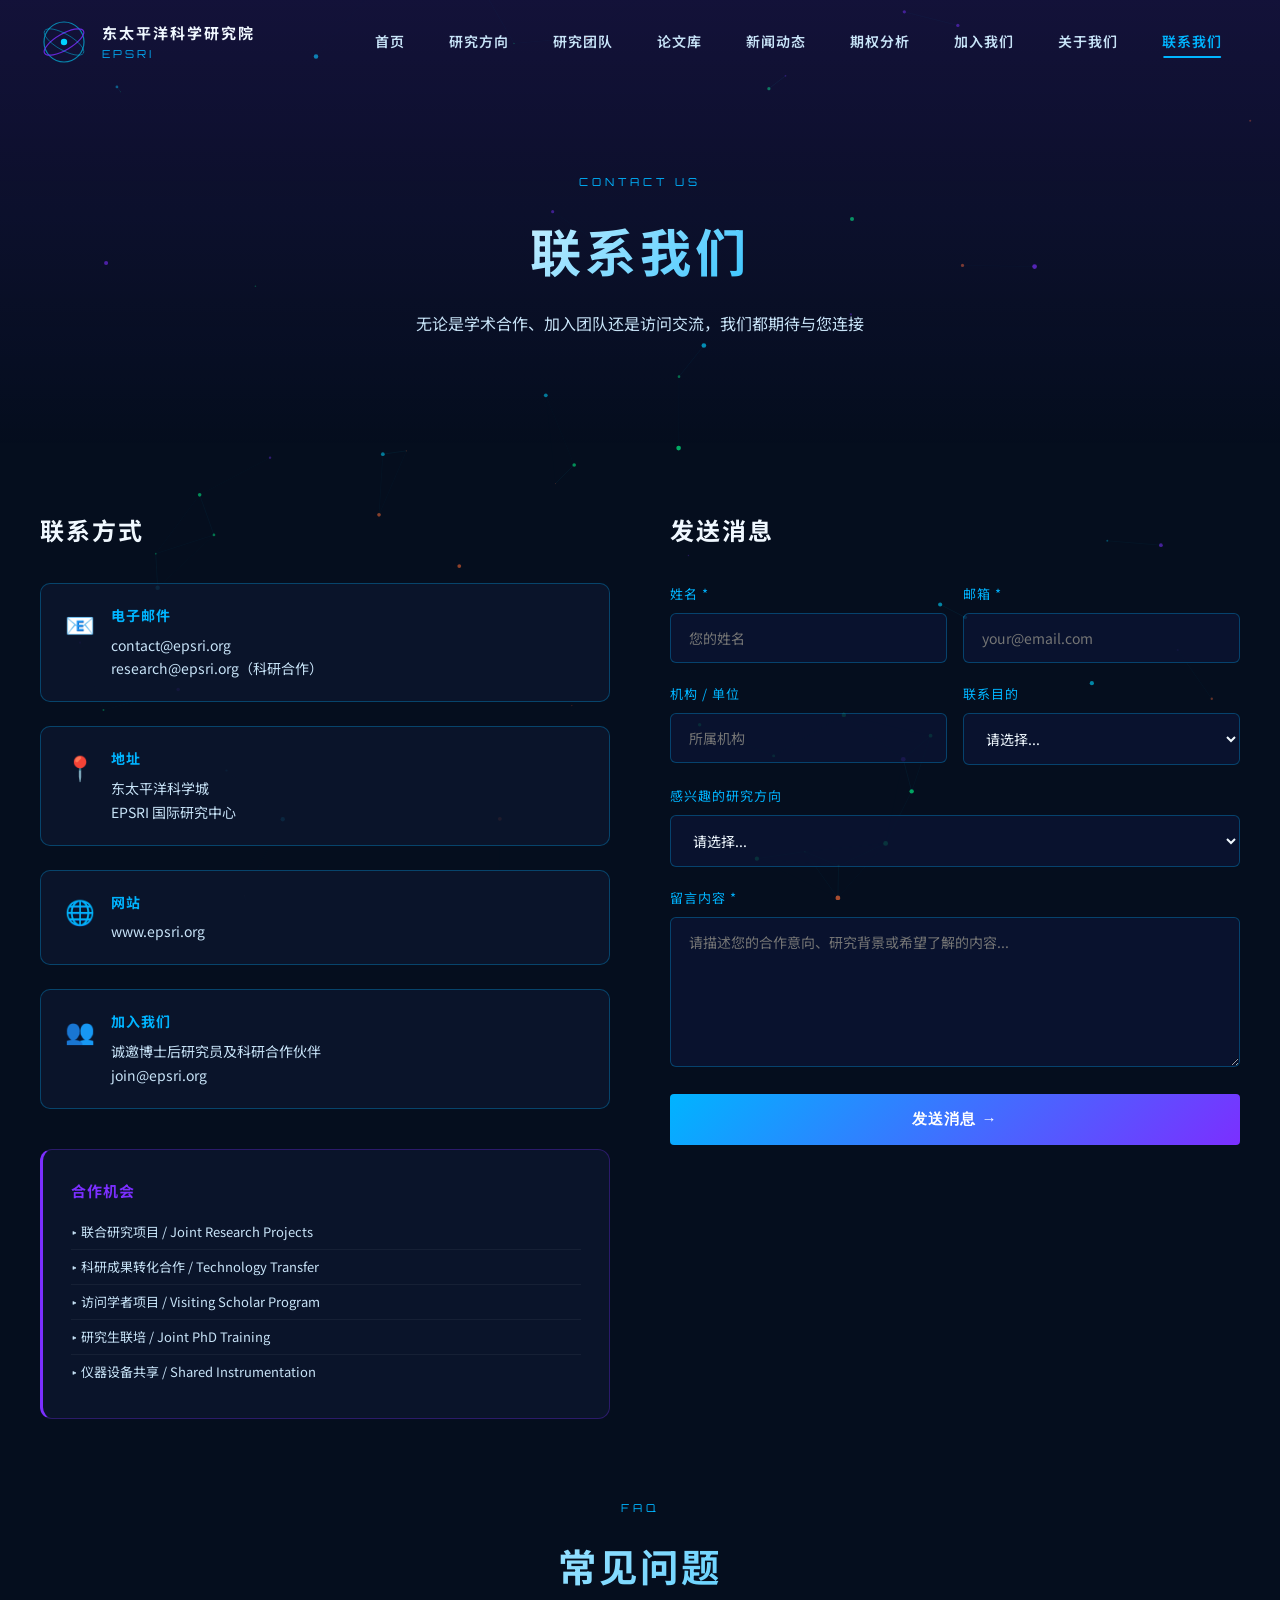
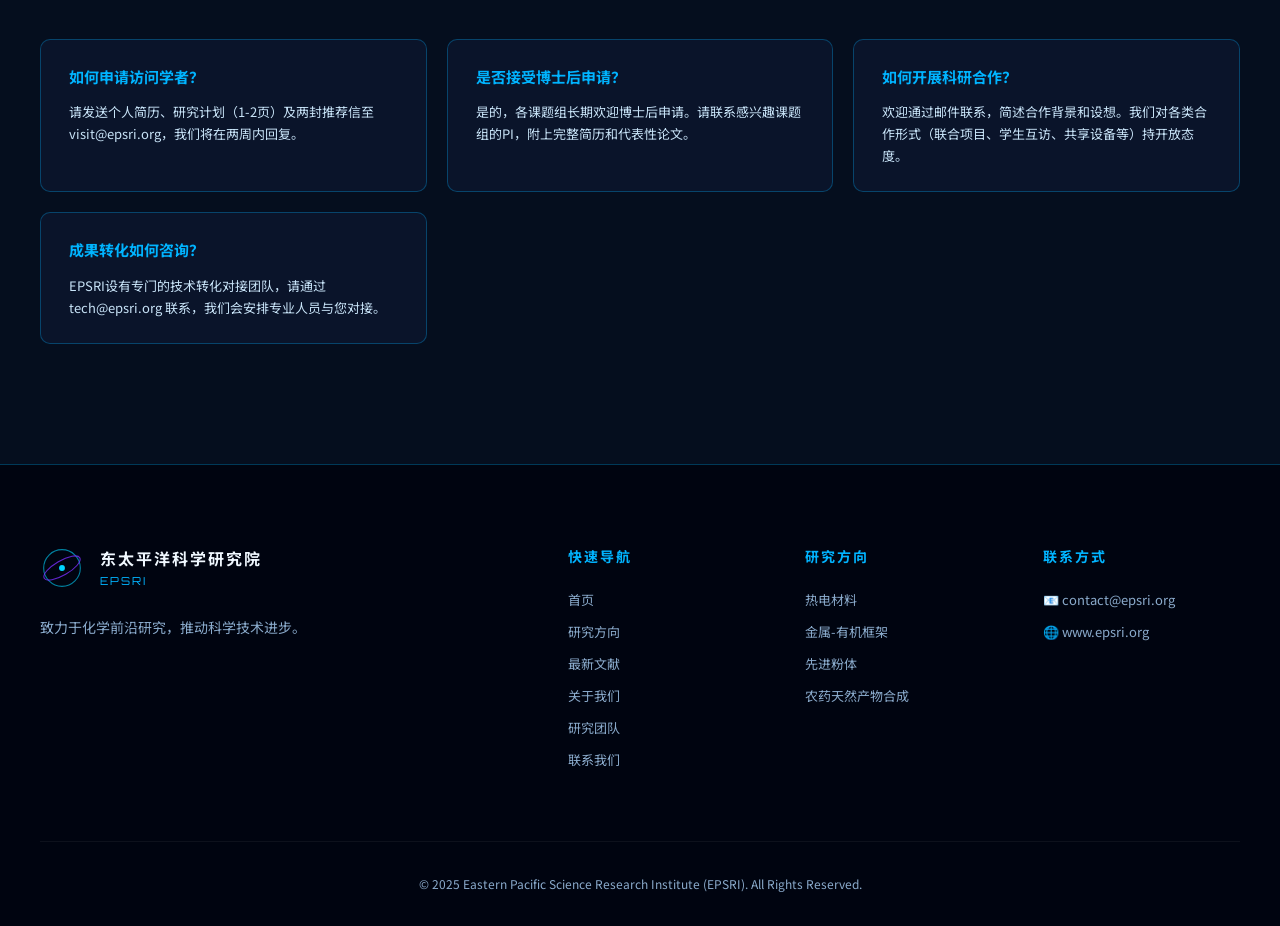
<file: pages/contact.html>
<!DOCTYPE html>
<html lang="zh-CN">
<head>
    <meta charset="UTF-8">
    <meta name="viewport" content="width=device-width, initial-scale=1.0">
    <title>联系我们 | 东太平洋科学研究院 EPSRI</title>
    <link rel="stylesheet" href="../css/main.css">
    <link rel="stylesheet" href="../css/animations.css">
    <link href="https://fonts.googleapis.com/css2?family=Orbitron:wght@400;700;900&family=Rajdhani:wght@300;400;600&family=Noto+Sans+SC:wght@300;400;700&display=swap" rel="stylesheet">
    <link rel="icon" href="../images/favicon.svg" type="image/svg+xml">
</head>
<body>
    <div id="particles-container"></div>

    <nav class="navbar scrolled" id="navbar">
        <div class="nav-container">
            <div class="nav-logo">
                <div class="logo-icon">
                    <svg viewBox="0 0 60 60" xmlns="http://www.w3.org/2000/svg">
                        <circle cx="30" cy="30" r="25" stroke="#00d4ff" stroke-width="1.5" fill="none" opacity="0.6"/>
                        <ellipse cx="30" cy="30" rx="28" ry="10" stroke="#7b2fff" stroke-width="1.5" fill="none" opacity="0.8" transform="rotate(-30 30 30)"/>
                        <ellipse cx="30" cy="30" rx="28" ry="10" stroke="#00d4ff" stroke-width="1" fill="none" opacity="0.5" transform="rotate(30 30 30)"/>
                        <circle cx="30" cy="30" r="4" fill="#00d4ff"/>
                    </svg>
                </div>
                <div class="logo-text">
                    <span class="logo-cn">东太平洋科学研究院</span>
                    <span class="logo-en">EPSRI</span>
                </div>
            </div>
            <div class="nav-menu" id="navMenu">
                <a href="../index.html" class="nav-link">首页</a>
                <a href="research.html" class="nav-link">研究方向</a>
                <a href="team.html" class="nav-link">研究团队</a>
                <a href="publications.html" class="nav-link">论文库</a>
                <a href="news.html" class="nav-link">新闻动态</a>
                <a href="options.html" class="nav-link">期权分析</a>
                <a href="join-us.html" class="nav-link">加入我们</a>
                <a href="about.html" class="nav-link">关于我们</a>
                <a href="contact.html" class="nav-link active">联系我们</a>
            </div>
            <div class="nav-toggle" id="navToggle"><span></span><span></span><span></span></div>
        </div>
    </nav>

    <section class="page-header">
        <div>
            <span class="page-header-tag">CONTACT US</span>
            <h1>联系我们</h1>
            <p>无论是学术合作、加入团队还是访问交流，我们都期待与您连接</p>
        </div>
    </section>

    <section style="padding:60px 40px 120px;">
        <div class="content-section">
            <div class="contact-grid">
                <!-- 联系信息 -->
                <div class="reveal-left">
                    <h3 style="font-size:24px; margin-bottom:32px; letter-spacing:2px;">联系方式</h3>
                    <div class="contact-item">
                        <div class="contact-icon">📧</div>
                        <div class="contact-detail">
                            <h4>电子邮件</h4>
                            <p>contact@epsri.org<br>research@epsri.org（科研合作）</p>
                        </div>
                    </div>
                    <div class="contact-item">
                        <div class="contact-icon">📍</div>
                        <div class="contact-detail">
                            <h4>地址</h4>
                            <p>东太平洋科学城<br>EPSRI 国际研究中心</p>
                        </div>
                    </div>
                    <div class="contact-item">
                        <div class="contact-icon">🌐</div>
                        <div class="contact-detail">
                            <h4>网站</h4>
                            <p>www.epsri.org</p>
                        </div>
                    </div>
                    <div class="contact-item">
                        <div class="contact-icon">👥</div>
                        <div class="contact-detail">
                            <h4>加入我们</h4>
                            <p>诚邀博士后研究员及科研合作伙伴<br>join@epsri.org</p>
                        </div>
                    </div>

                    <!-- 合作意向 -->
                    <div style="margin-top:40px; padding:28px; background:var(--bg-card); border:1px solid rgba(123,47,255,0.3); border-radius:12px; border-left:3px solid var(--secondary);">
                        <h4 style="color:var(--secondary); margin-bottom:12px; font-size:15px; letter-spacing:1px;">合作机会</h4>
                        <ul style="list-style:none; font-size:13px; color:var(--text-secondary);">
                            <li style="padding:6px 0; border-bottom:1px solid rgba(255,255,255,0.05);">▸ 联合研究项目 / Joint Research Projects</li>
                            <li style="padding:6px 0; border-bottom:1px solid rgba(255,255,255,0.05);">▸ 科研成果转化合作 / Technology Transfer</li>
                            <li style="padding:6px 0; border-bottom:1px solid rgba(255,255,255,0.05);">▸ 访问学者项目 / Visiting Scholar Program</li>
                            <li style="padding:6px 0; border-bottom:1px solid rgba(255,255,255,0.05);">▸ 研究生联培 / Joint PhD Training</li>
                            <li style="padding:6px 0;">▸ 仪器设备共享 / Shared Instrumentation</li>
                        </ul>
                    </div>
                </div>

                <!-- 联系表单 -->
                <div class="reveal-right contact-form-wrap">
                    <h3 style="font-size:24px; margin-bottom:32px; letter-spacing:2px;">发送消息</h3>
                    <form id="contactForm">
                        <div class="form-row">
                            <div class="form-group">
                                <label>姓名 *</label>
                                <input type="text" placeholder="您的姓名" required>
                            </div>
                            <div class="form-group">
                                <label>邮箱 *</label>
                                <input type="email" placeholder="your@email.com" required>
                            </div>
                        </div>
                        <div class="form-row">
                            <div class="form-group">
                                <label>机构 / 单位</label>
                                <input type="text" placeholder="所属机构">
                            </div>
                            <div class="form-group">
                                <label>联系目的</label>
                                <select>
                                    <option value="">请选择...</option>
                                    <option>科研合作</option>
                                    <option>加入团队</option>
                                    <option>访问交流</option>
                                    <option>技术转化</option>
                                    <option>媒体采访</option>
                                    <option>其他</option>
                                </select>
                            </div>
                        </div>
                        <div class="form-group">
                            <label>感兴趣的研究方向</label>
                            <select>
                                <option value="">请选择...</option>
                                <option>热电材料</option>
                                <option>金属-有机框架 (MOF)</option>
                                <option>先进粉体材料</option>
                                <option>农药天然产物合成</option>
                                <option>多个方向</option>
                            </select>
                        </div>
                        <div class="form-group">
                            <label>留言内容 *</label>
                            <textarea placeholder="请描述您的合作意向、研究背景或希望了解的内容..." required style="min-height:150px;"></textarea>
                        </div>
                        <button type="submit" class="btn-primary" style="width:100%; padding:16px; font-size:15px;">
                            发送消息 →
                        </button>
                    </form>
                </div>
            </div>

            <!-- FAQ -->
            <div style="margin-top:80px;">
                <div class="section-header" style="margin-bottom:40px;">
                    <div class="section-tag">FAQ</div>
                    <h2 class="section-title">常见问题</h2>
                </div>
                <div style="display:grid; grid-template-columns: repeat(auto-fit, minmax(340px, 1fr)); gap:20px;">
                    <div style="padding:24px 28px; background:var(--bg-card); border:1px solid var(--border); border-radius:10px;" class="reveal">
                        <h4 style="color:var(--primary); margin-bottom:12px; font-size:15px;">如何申请访问学者？</h4>
                        <p style="font-size:13px; color:var(--text-secondary); line-height:1.7;">请发送个人简历、研究计划（1-2页）及两封推荐信至 visit@epsri.org，我们将在两周内回复。</p>
                    </div>
                    <div style="padding:24px 28px; background:var(--bg-card); border:1px solid var(--border); border-radius:10px;" class="reveal">
                        <h4 style="color:var(--primary); margin-bottom:12px; font-size:15px;">是否接受博士后申请？</h4>
                        <p style="font-size:13px; color:var(--text-secondary); line-height:1.7;">是的，各课题组长期欢迎博士后申请。请联系感兴趣课题组的PI，附上完整简历和代表性论文。</p>
                    </div>
                    <div style="padding:24px 28px; background:var(--bg-card); border:1px solid var(--border); border-radius:10px;" class="reveal">
                        <h4 style="color:var(--primary); margin-bottom:12px; font-size:15px;">如何开展科研合作？</h4>
                        <p style="font-size:13px; color:var(--text-secondary); line-height:1.7;">欢迎通过邮件联系，简述合作背景和设想。我们对各类合作形式（联合项目、学生互访、共享设备等）持开放态度。</p>
                    </div>
                    <div style="padding:24px 28px; background:var(--bg-card); border:1px solid var(--border); border-radius:10px;" class="reveal">
                        <h4 style="color:var(--primary); margin-bottom:12px; font-size:15px;">成果转化如何咨询？</h4>
                        <p style="font-size:13px; color:var(--text-secondary); line-height:1.7;">EPSRI设有专门的技术转化对接团队，请通过 tech@epsri.org 联系，我们会安排专业人员与您对接。</p>
                    </div>
                </div>
            </div>
        </div>
    </section>

    <footer class="footer">
        <div class="footer-content">
            <div class="footer-brand">
                <div class="footer-logo">
                    <svg viewBox="0 0 60 60" xmlns="http://www.w3.org/2000/svg" width="44" height="44">
                        <circle cx="30" cy="30" r="25" stroke="#00d4ff" stroke-width="1.5" fill="none" opacity="0.6"/>
                        <ellipse cx="30" cy="30" rx="28" ry="10" stroke="#7b2fff" stroke-width="1.5" fill="none" opacity="0.8" transform="rotate(-30 30 30)"/>
                        <circle cx="30" cy="30" r="4" fill="#00d4ff"/>
                    </svg>
                    <div>
                        <div class="footer-logo-cn">东太平洋科学研究院</div>
                        <div class="footer-logo-en">EPSRI</div>
                    </div>
                </div>
                <p class="footer-desc">致力于化学前沿研究，推动科学技术进步。</p>
            </div>
            <div class="footer-links">
                <div class="footer-col">
                    <h4>快速导航</h4>
                    <a href="../index.html">首页</a>
                    <a href="research.html">研究方向</a>
                    <a href="publications.html">最新文献</a>
                    <a href="about.html">关于我们</a>
                    <a href="team.html">研究团队</a>
                    <a href="contact.html">联系我们</a>
                </div>
                <div class="footer-col">
                    <h4>研究方向</h4>
                    <a href="research.html#thermoelectric">热电材料</a>
                    <a href="research.html#mof">金属-有机框架</a>
                    <a href="research.html#powder">先进粉体</a>
                    <a href="research.html#synthesis">农药天然产物合成</a>
                </div>
                <div class="footer-col">
                    <h4>联系方式</h4>
                    <span>📧 contact@epsri.org</span>
                    <span>🌐 www.epsri.org</span>
                </div>
            </div>
        </div>
        <div class="footer-bottom">
            <p>© 2025 Eastern Pacific Science Research Institute (EPSRI). All Rights Reserved.</p>
        </div>
    </footer>

    <script src="../js/main.js"></script>
    <script src="../js/particles.js"></script>
    <script src="../js/animations.js"></script>
</body>
</html>
</file>
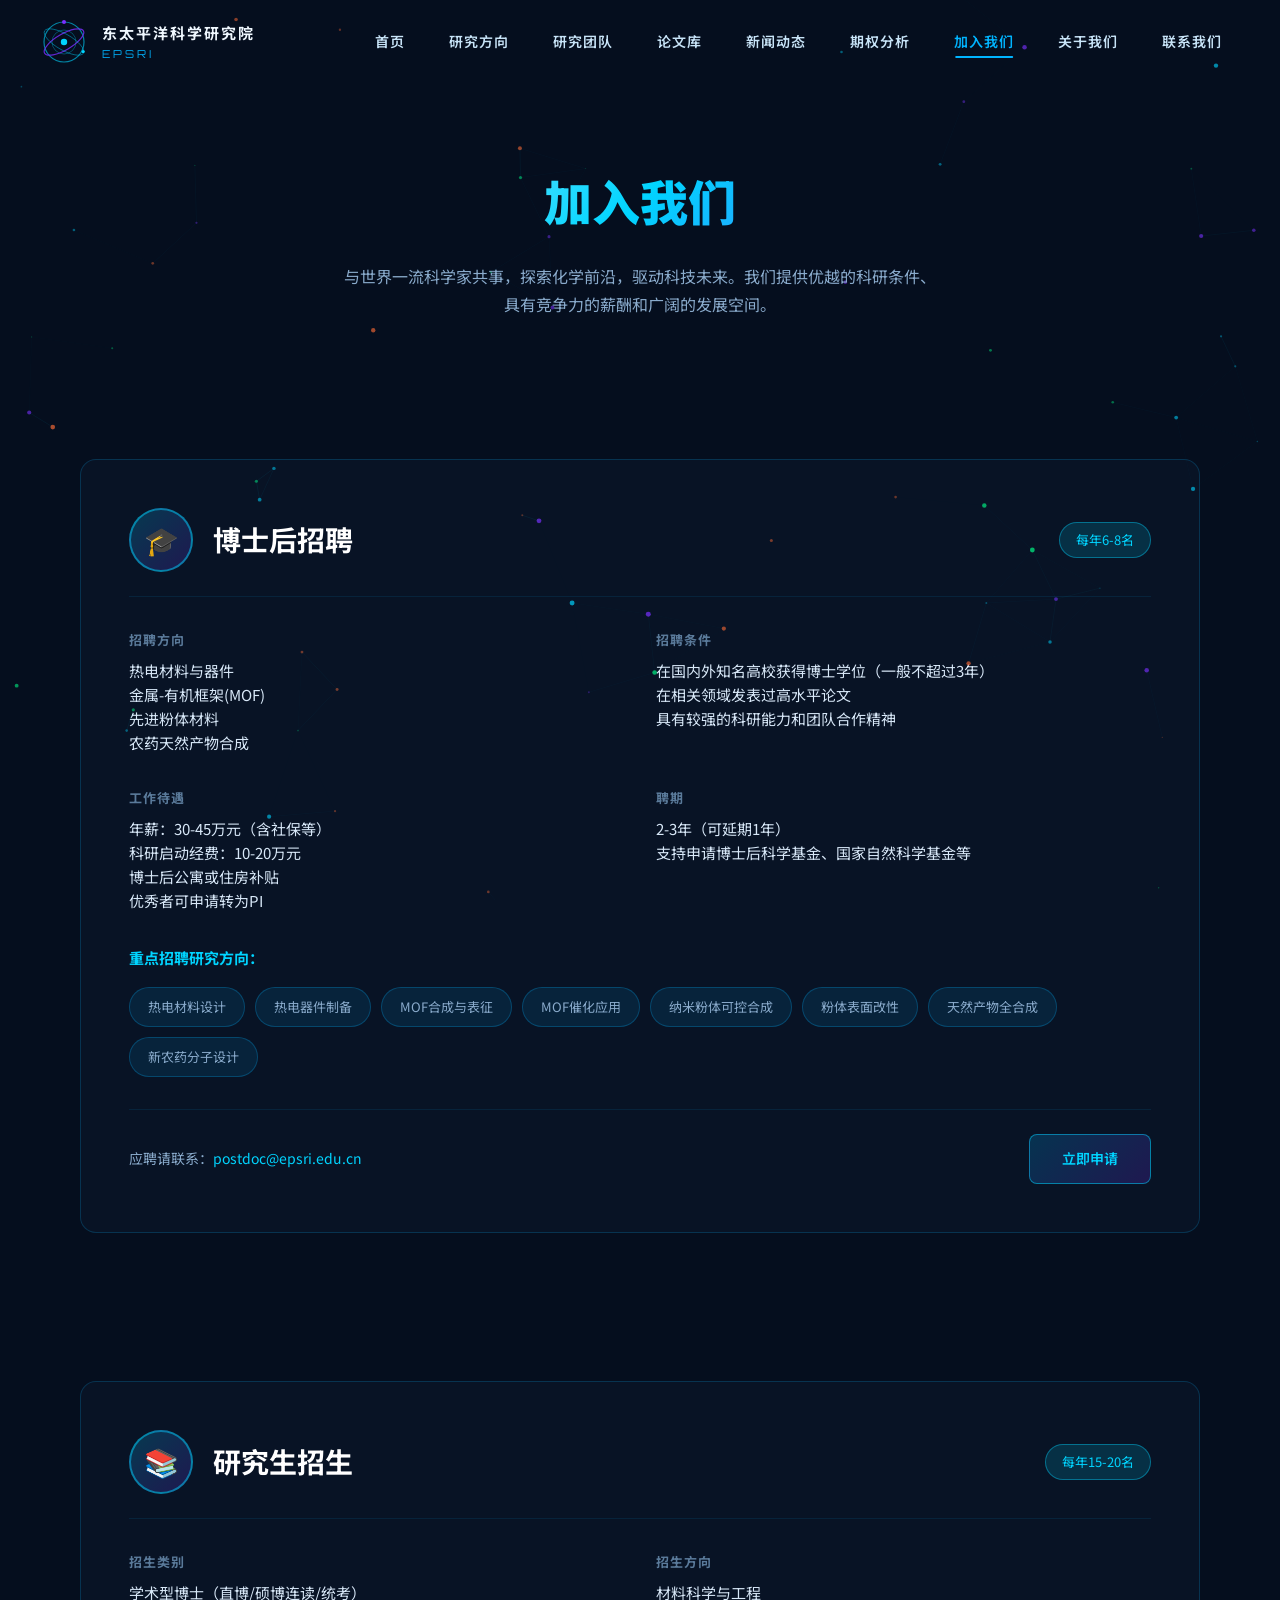
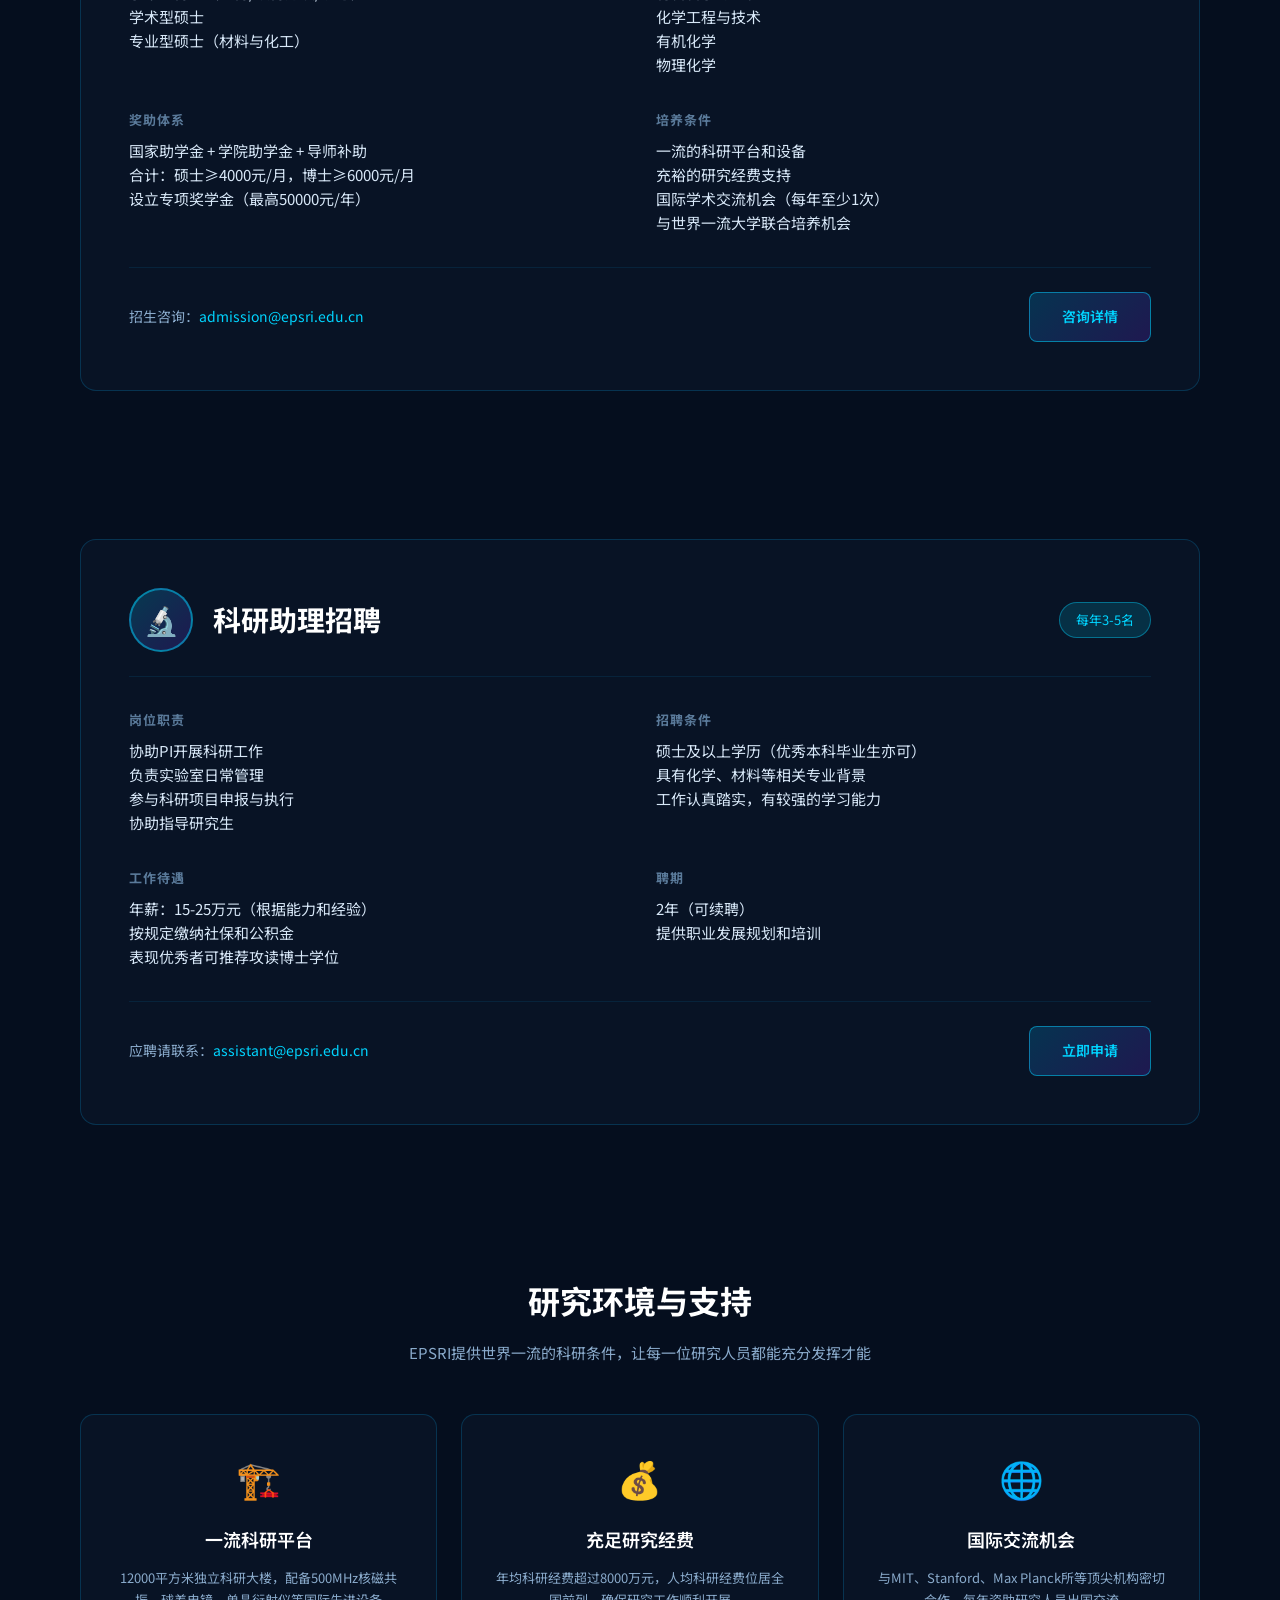
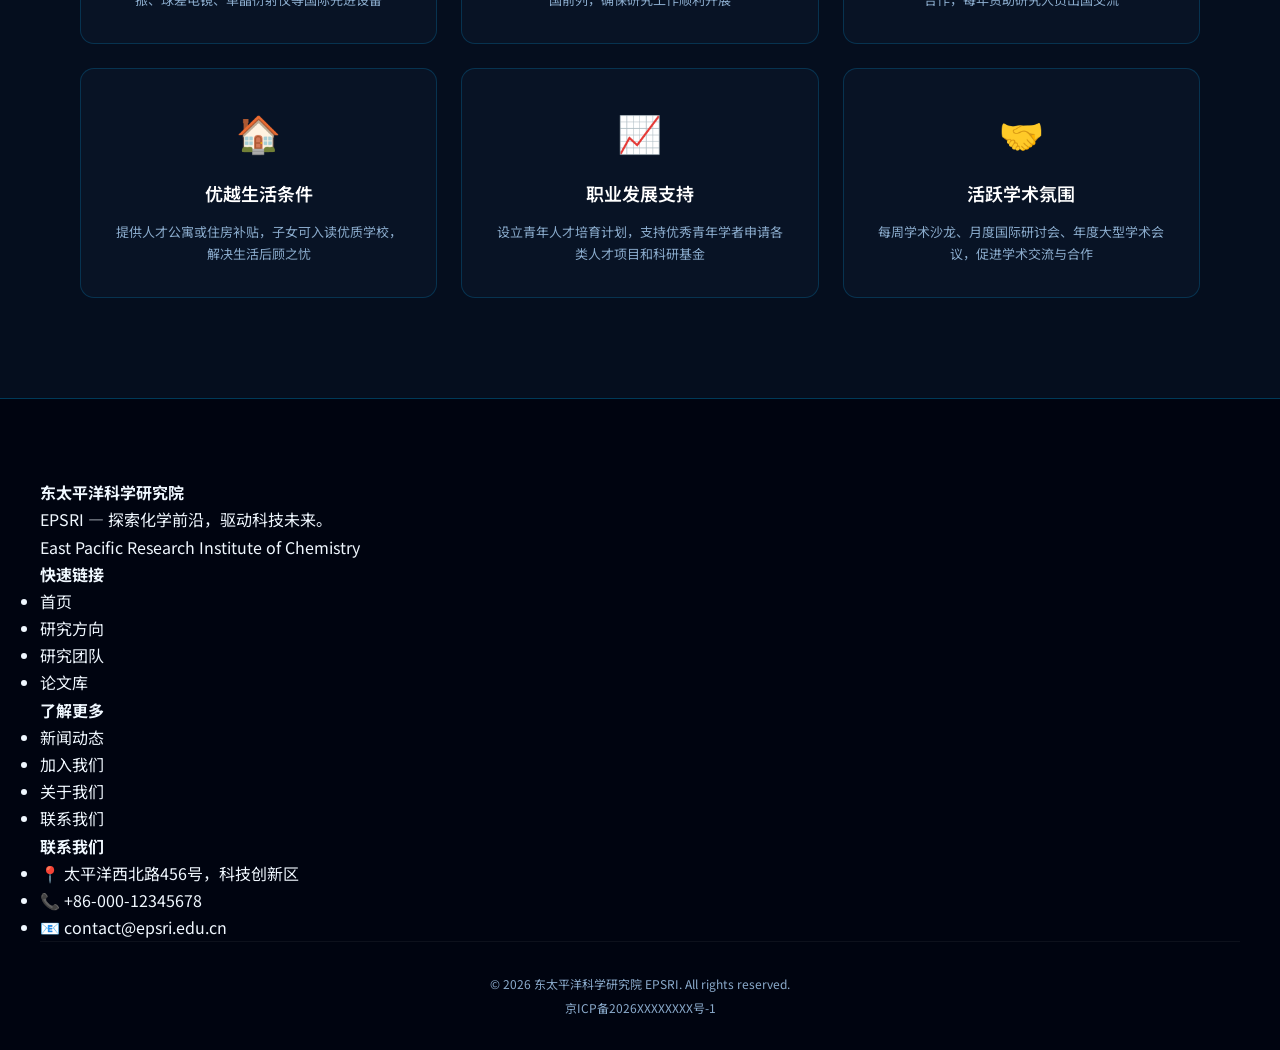
<file: pages/join-us.html>
<!DOCTYPE html>
<html lang="zh-CN">
<head>
    <meta charset="UTF-8">
    <meta name="viewport" content="width=device-width, initial-scale=1.0">
    <title>加入我们 | 东太平洋科学研究院 EPSRI</title>
    <link rel="stylesheet" href="../css/main.css">
    <link rel="stylesheet" href="../css/animations.css">
    <link href="https://fonts.googleapis.com/css2?family=Orbitron:wght@400;700;900&family=Rajdhani:wght@300;400;600&family=Noto+Sans+SC:wght@300;400;700&display=swap" rel="stylesheet">
    <link rel="icon" href="../images/favicon.svg" type="image/svg+xml">
    <style>
        /* ── 加入我们页面专用样式 ── */
        .join-hero {
            padding: 160px 40px 80px;
            max-width: 1200px;
            margin: 0 auto;
            text-align: center;
        }
        .join-hero h1 {
            font-size: 48px;
            font-weight: 900;
            font-family: 'Noto Sans SC', 'Microsoft YaHei', sans-serif;
            background: linear-gradient(135deg, #ffffff 0%, #00d4ff 50%, #7b2fff 100%);
            -webkit-background-clip: text;
            -webkit-text-fill-color: transparent;
            background-clip: text;
            margin-bottom: 20px;
        }
        .join-hero > p {
            font-size: 16px;
            color: #8aabcc;
            max-width: 600px;
            margin: 0 auto 60px;
            line-height: 1.8;
        }
        
        /* ── 招聘板块 ── */
        .recruit-section {
            max-width: 1200px;
            margin: 0 auto;
            padding: 0 40px 100px;
        }
        .recruit-block {
            background: rgba(10, 22, 40, 0.7);
            border: 1px solid rgba(0, 180, 255, 0.2);
            border-radius: 16px;
            padding: 48px;
            margin-bottom: 48px;
            transition: border-color 0.3s;
        }
        .recruit-block:hover {
            border-color: rgba(0, 180, 255, 0.5);
        }
        .recruit-header {
            display: flex;
            align-items: center;
            gap: 20px;
            margin-bottom: 32px;
            padding-bottom: 24px;
            border-bottom: 1px solid rgba(0, 180, 255, 0.1);
        }
        .recruit-icon {
            width: 64px;
            height: 64px;
            border-radius: 50%;
            background: linear-gradient(135deg, rgba(0, 212, 255, 0.2), rgba(123, 47, 255, 0.2));
            border: 2px solid rgba(0, 212, 255, 0.5);
            display: flex;
            align-items: center;
            justify-content: center;
            font-size: 28px;
        }
        .recruit-header h2 {
            font-size: 28px;
            font-weight: 700;
            color: #ffffff;
        }
        .recruit-header .count-badge {
            margin-left: auto;
            padding: 6px 16px;
            background: rgba(0, 212, 255, 0.15);
            border: 1px solid rgba(0, 212, 255, 0.4);
            border-radius: 20px;
            font-size: 13px;
            color: #00d4ff;
        }
        
        /* ── 招聘详情 ── */
        .recruit-details {
            display: grid;
            grid-template-columns: 1fr 1fr;
            gap: 32px;
            margin-bottom: 32px;
        }
        .detail-item h4 {
            font-size: 13px;
            color: #5a7a9a;
            margin-bottom: 8px;
            text-transform: uppercase;
            letter-spacing: 1px;
        }
        .detail-item p {
            font-size: 15px;
            color: #d8e8f8;
            line-height: 1.6;
        }
        
        /* ── 研究方向列表 ── */
        .research-areas {
            margin: 32px 0;
        }
        .research-areas h4 {
            font-size: 15px;
            color: #00d4ff;
            margin-bottom: 16px;
        }
        .area-tags {
            display: flex;
            flex-wrap: wrap;
            gap: 10px;
        }
        .area-tag {
            padding: 8px 18px;
            background: rgba(0, 180, 255, 0.1);
            border: 1px solid rgba(0, 180, 255, 0.25);
            border-radius: 20px;
            font-size: 13px;
            color: #8aabcc;
            transition: all 0.3s;
        }
        .area-tag:hover {
            background: rgba(0, 180, 255, 0.2);
            border-color: rgba(0, 180, 255, 0.5);
            color: #00d4ff;
        }
        
        /* ── 待遇列表 ── */
        .benefits-list {
            display: grid;
            grid-template-columns: 1fr 1fr;
            gap: 16px;
            margin: 24px 0;
        }
        .benefit-item {
            display: flex;
            align-items: center;
            gap: 12px;
            padding: 12px 16px;
            background: rgba(0, 180, 255, 0.05);
            border-radius: 10px;
        }
        .benefit-icon {
            color: #00d4ff;
            font-size: 18px;
        }
        .benefit-text {
            font-size: 14px;
            color: #d8e8f8;
        }
        
        /* ── 申请按钮 ── */
        .apply-section {
            margin-top: 32px;
            padding-top: 24px;
            border-top: 1px solid rgba(0, 180, 255, 0.1);
            display: flex;
            align-items: center;
            justify-content: space-between;
        }
        .apply-email {
            font-size: 14px;
            color: #8aabcc;
        }
        .apply-email a {
            color: #00d4ff;
            text-decoration: none;
        }
        .apply-btn {
            padding: 12px 32px;
            background: linear-gradient(135deg, rgba(0, 180, 255, 0.2), rgba(123, 47, 255, 0.2));
            border: 1px solid rgba(0, 212, 255, 0.5);
            border-radius: 8px;
            color: #00d4ff;
            font-size: 14px;
            font-weight: 600;
            cursor: pointer;
            transition: all 0.3s;
            text-decoration: none;
            display: inline-block;
        }
        .apply-btn:hover {
            background: linear-gradient(135deg, rgba(0, 180, 255, 0.35), rgba(123, 47, 255, 0.35));
            transform: translateY(-2px);
            box-shadow: 0 4px 20px rgba(0, 180, 255, 0.3);
        }
        
        /* ── 研究环境区块 ── */
        .env-section {
            max-width: 1200px;
            margin: 0 auto 100px;
            padding: 0 40px;
        }
        .env-grid {
            display: grid;
            grid-template-columns: repeat(3, 1fr);
            gap: 24px;
            margin-top: 48px;
        }
        .env-card {
            background: rgba(10, 22, 40, 0.7);
            border: 1px solid rgba(0, 180, 255, 0.2);
            border-radius: 14px;
            padding: 32px;
            text-align: center;
            transition: all 0.3s;
        }
        .env-card:hover {
            border-color: rgba(0, 180, 255, 0.5);
            transform: translateY(-4px);
        }
        .env-card .env-icon {
            font-size: 36px;
            margin-bottom: 16px;
        }
        .env-card h4 {
            font-size: 18px;
            font-weight: 600;
            color: #ffffff;
            margin-bottom: 12px;
        }
        .env-card p {
            font-size: 13px;
            color: #8aabcc;
            line-height: 1.7;
        }
        
        /* ── 响应式 ── */
        @media (max-width: 768px) {
            .recruit-details, .benefits-list {
                grid-template-columns: 1fr;
            }
            .env-grid {
                grid-template-columns: 1fr;
            }
        }
    </style>
</head>
<body>
    <!-- 粒子背景 -->
    <div id="particles-container"></div>
    
    <!-- 导航栏 -->
    <nav class="navbar" id="navbar">
        <div class="nav-container">
            <div class="nav-logo">
                <div class="logo-icon">
                    <svg viewBox="0 0 60 60" xmlns="http://www.w3.org/2000/svg">
                        <circle cx="30" cy="30" r="25" stroke="#00d4ff" stroke-width="1.5" fill="none" opacity="0.6"/>
                        <circle cx="30" cy="30" r="15" stroke="#00d4ff" stroke-width="1" fill="none" opacity="0.4"/>
                        <ellipse cx="30" cy="30" rx="28" ry="10" stroke="#7b2fff" stroke-width="1.5" fill="none" opacity="0.8" transform="rotate(-30 30 30)"/>
                        <ellipse cx="30" cy="30" rx="28" ry="10" stroke="#00d4ff" stroke-width="1" fill="none" opacity="0.5" transform="rotate(30 30 30)"/>
                        <circle cx="30" cy="30" r="4" fill="#00d4ff"/>
                        <circle cx="30" cy="5" r="2.5" fill="#7b2fff"/>
                        <circle cx="54" cy="42" r="2" fill="#00d4ff"/>
                    </svg>
                </div>
                <div class="logo-text">
                    <span class="logo-cn">东太平洋科学研究院</span>
                    <span class="logo-en">EPSRI</span>
                </div>
            </div>
            <div class="nav-menu" id="navMenu">
                <a href="../index.html" class="nav-link">首页</a>
                <a href="../pages/research.html" class="nav-link">研究方向</a>
                <a href="../pages/team.html" class="nav-link">研究团队</a>
                <a href="../pages/publications.html" class="nav-link">论文库</a>
                <a href="../pages/news.html" class="nav-link">新闻动态</a>
                <a href="../pages/options.html" class="nav-link">期权分析</a>
                <a href="../pages/join-us.html" class="nav-link active">加入我们</a>
                <a href="../pages/about.html" class="nav-link">关于我们</a>
                <a href="../pages/contact.html" class="nav-link">联系我们</a>
            </div>
            <button class="nav-toggle" id="navToggle" aria-label="Toggle menu">
                <span></span><span></span><span></span>
            </button>
        </div>
    </nav>

    <!-- 主内容 -->
    <main>
        <!-- 英雄区 -->
        <section class="join-hero fade-in">
            <h1>加入我们</h1>
            <p>与世界一流科学家共事，探索化学前沿，驱动科技未来。我们提供优越的科研条件、具有竞争力的薪酬和广阔的发展空间。</p>
        </section>

        <!-- 博士后招聘 -->
        <div class="recruit-section">
            <div class="recruit-block fade-in">
                <div class="recruit-header">
                    <div class="recruit-icon">🎓</div>
                    <h2>博士后招聘</h2>
                    <span class="count-badge">每年6-8名</span>
                </div>
                
                <div class="recruit-details">
                    <div class="detail-item">
                        <h4>招聘方向</h4>
                        <p>热电材料与器件<br>金属-有机框架(MOF)<br>先进粉体材料<br>农药天然产物合成</p>
                    </div>
                    <div class="detail-item">
                        <h4>招聘条件</h4>
                        <p>在国内外知名高校获得博士学位（一般不超过3年）<br>在相关领域发表过高水平论文<br>具有较强的科研能力和团队合作精神</p>
                    </div>
                    <div class="detail-item">
                        <h4>工作待遇</h4>
                        <p>年薪：30-45万元（含社保等）<br>科研启动经费：10-20万元<br>博士后公寓或住房补贴<br>优秀者可申请转为PI</p>
                    </div>
                    <div class="detail-item">
                        <h4>聘期</h4>
                        <p>2-3年（可延期1年）<br>支持申请博士后科学基金、国家自然科学基金等</p>
                    </div>
                </div>
                
                <div class="research-areas">
                    <h4>重点招聘研究方向：</h4>
                    <div class="area-tags">
                        <span class="area-tag">热电材料设计</span>
                        <span class="area-tag">热电器件制备</span>
                        <span class="area-tag">MOF合成与表征</span>
                        <span class="area-tag">MOF催化应用</span>
                        <span class="area-tag">纳米粉体可控合成</span>
                        <span class="area-tag">粉体表面改性</span>
                        <span class="area-tag">天然产物全合成</span>
                        <span class="area-tag">新农药分子设计</span>
                    </div>
                </div>
                
                <div class="apply-section">
                    <div class="apply-email">
                        应聘请联系：<a href="mailto:postdoc@epsri.edu.cn">postdoc@epsri.edu.cn</a>
                    </div>
                    <a href="mailto:postdoc@epsri.edu.cn" class="apply-btn">立即申请</a>
                </div>
            </div>
        </div>

        <!-- 研究生招生 -->
        <div class="recruit-section">
            <div class="recruit-block fade-in">
                <div class="recruit-header">
                    <div class="recruit-icon">📚</div>
                    <h2>研究生招生</h2>
                    <span class="count-badge">每年15-20名</span>
                </div>
                
                <div class="recruit-details">
                    <div class="detail-item">
                        <h4>招生类别</h4>
                        <p>学术型博士（直博/硕博连读/统考）<br>学术型硕士<br>专业型硕士（材料与化工）</p>
                    </div>
                    <div class="detail-item">
                        <h4>招生方向</h4>
                        <p>材料科学与工程<br>化学工程与技术<br>有机化学<br>物理化学</p>
                    </div>
                    <div class="detail-item">
                        <h4>奖助体系</h4>
                        <p>国家助学金 + 学院助学金 + 导师补助<br>合计：硕士≥4000元/月，博士≥6000元/月<br>设立专项奖学金（最高50000元/年）</p>
                    </div>
                    <div class="detail-item">
                        <h4>培养条件</h4>
                        <p>一流的科研平台和设备<br>充裕的研究经费支持<br>国际学术交流机会（每年至少1次）<br>与世界一流大学联合培养机会</p>
                    </div>
                </div>
                
                <div class="apply-section">
                    <div class="apply-email">
                        招生咨询：<a href="mailto:admission@epsri.edu.cn">admission@epsri.edu.cn</a>
                    </div>
                    <a href="mailto:admission@epsri.edu.cn" class="apply-btn">咨询详情</a>
                </div>
            </div>
        </div>

        <!-- 科研助理招聘 -->
        <div class="recruit-section">
            <div class="recruit-block fade-in">
                <div class="recruit-header">
                    <div class="recruit-icon">🔬</div>
                    <h2>科研助理招聘</h2>
                    <span class="count-badge">每年3-5名</span>
                </div>
                
                <div class="recruit-details">
                    <div class="detail-item">
                        <h4>岗位职责</h4>
                        <p>协助PI开展科研工作<br>负责实验室日常管理<br>参与科研项目申报与执行<br>协助指导研究生</p>
                    </div>
                    <div class="detail-item">
                        <h4>招聘条件</h4>
                        <p>硕士及以上学历（优秀本科毕业生亦可）<br>具有化学、材料等相关专业背景<br>工作认真踏实，有较强的学习能力</p>
                    </div>
                    <div class="detail-item">
                        <h4>工作待遇</h4>
                        <p>年薪：15-25万元（根据能力和经验）<br>按规定缴纳社保和公积金<br>表现优秀者可推荐攻读博士学位</p>
                    </div>
                    <div class="detail-item">
                        <h4>聘期</h4>
                        <p>2年（可续聘）<br>提供职业发展规划和培训</p>
                    </div>
                </div>
                
                <div class="apply-section">
                    <div class="apply-email">
                        应聘请联系：<a href="mailto:assistant@epsri.edu.cn">assistant@epsri.edu.cn</a>
                    </div>
                    <a href="mailto:assistant@epsri.edu.cn" class="apply-btn">立即申请</a>
                </div>
            </div>
        </div>

        <!-- 研究环境 -->
        <div class="env-section">
            <div class="section-header fade-in" style="text-align: center; margin-bottom: 20px;">
                <h2 style="font-size: 32px; font-weight: 700; color: #ffffff; margin-bottom: 12px;">研究环境与支持</h2>
                <p style="font-size: 15px; color: #8aabcc; max-width: 600px; margin: 0 auto; line-height: 1.8;">
                    EPSRI提供世界一流的科研条件，让每一位研究人员都能充分发挥才能
                </p>
            </div>
            
            <div class="env-grid">
                <div class="env-card fade-in">
                    <div class="env-icon">🏗️</div>
                    <h4>一流科研平台</h4>
                    <p>12000平方米独立科研大楼，配备500MHz核磁共振、球差电镜、单晶衍射仪等国际先进设备</p>
                </div>
                <div class="env-card fade-in">
                    <div class="env-icon">💰</div>
                    <h4>充足研究经费</h4>
                    <p>年均科研经费超过8000万元，人均科研经费位居全国前列，确保研究工作顺利开展</p>
                </div>
                <div class="env-card fade-in">
                    <div class="env-icon">🌐</div>
                    <h4>国际交流机会</h4>
                    <p>与MIT、Stanford、Max Planck所等顶尖机构密切合作，每年资助研究人员出国交流</p>
                </div>
                <div class="env-card fade-in">
                    <div class="env-icon">🏠</div>
                    <h4>优越生活条件</h4>
                    <p>提供人才公寓或住房补贴，子女可入读优质学校，解决生活后顾之忧</p>
                </div>
                <div class="env-card fade-in">
                    <div class="env-icon">📈</div>
                    <h4>职业发展支持</h4>
                    <p>设立青年人才培育计划，支持优秀青年学者申请各类人才项目和科研基金</p>
                </div>
                <div class="env-card fade-in">
                    <div class="env-icon">🤝</div>
                    <h4>活跃学术氛围</h4>
                    <p>每周学术沙龙、月度国际研讨会、年度大型学术会议，促进学术交流与合作</p>
                </div>
            </div>
        </div>
    </main>

    <!-- 页脚 -->
    <footer class="footer">
        <div class="footer-container">
            <div class="footer-grid">
                <div class="footer-section">
                    <h4>东太平洋科学研究院</h4>
                    <p>EPSRI — 探索化学前沿，驱动科技未来。</p>
                    <p>East Pacific Research Institute of Chemistry</p>
                </div>
                <div class="footer-section">
                    <h4>快速链接</h4>
                    <ul>
                        <li><a href="../index.html">首页</a></li>
                        <li><a href="../pages/research.html">研究方向</a></li>
                        <li><a href="../pages/team.html">研究团队</a></li>
                        <li><a href="../pages/publications.html">论文库</a></li>
                    </ul>
                </div>
                <div class="footer-section">
                    <h4>了解更多</h4>
                    <ul>
                        <li><a href="../pages/news.html">新闻动态</a></li>
                        <li><a href="../pages/join-us.html">加入我们</a></li>
                        <li><a href="../pages/about.html">关于我们</a></li>
                        <li><a href="../pages/contact.html">联系我们</a></li>
                    </ul>
                </div>
                <div class="footer-section">
                    <h4>联系我们</h4>
                    <ul>
                        <li>📍 太平洋西北路456号，科技创新区</li>
                        <li>📞 +86-000-12345678</li>
                        <li>📧 contact@epsri.edu.cn</li>
                    </ul>
                </div>
            </div>
            <div class="footer-bottom">
                <p>&copy; 2026 东太平洋科学研究院 EPSRI. All rights reserved.</p>
                <p>京ICP备2026XXXXXXXX号-1</p>
            </div>
        </div>
    </footer>

    <script src="../js/particles.js"></script>
    <script src="../js/animations.js"></script>
    <script src="../js/main.js"></script>
</body>
</html>
</file>
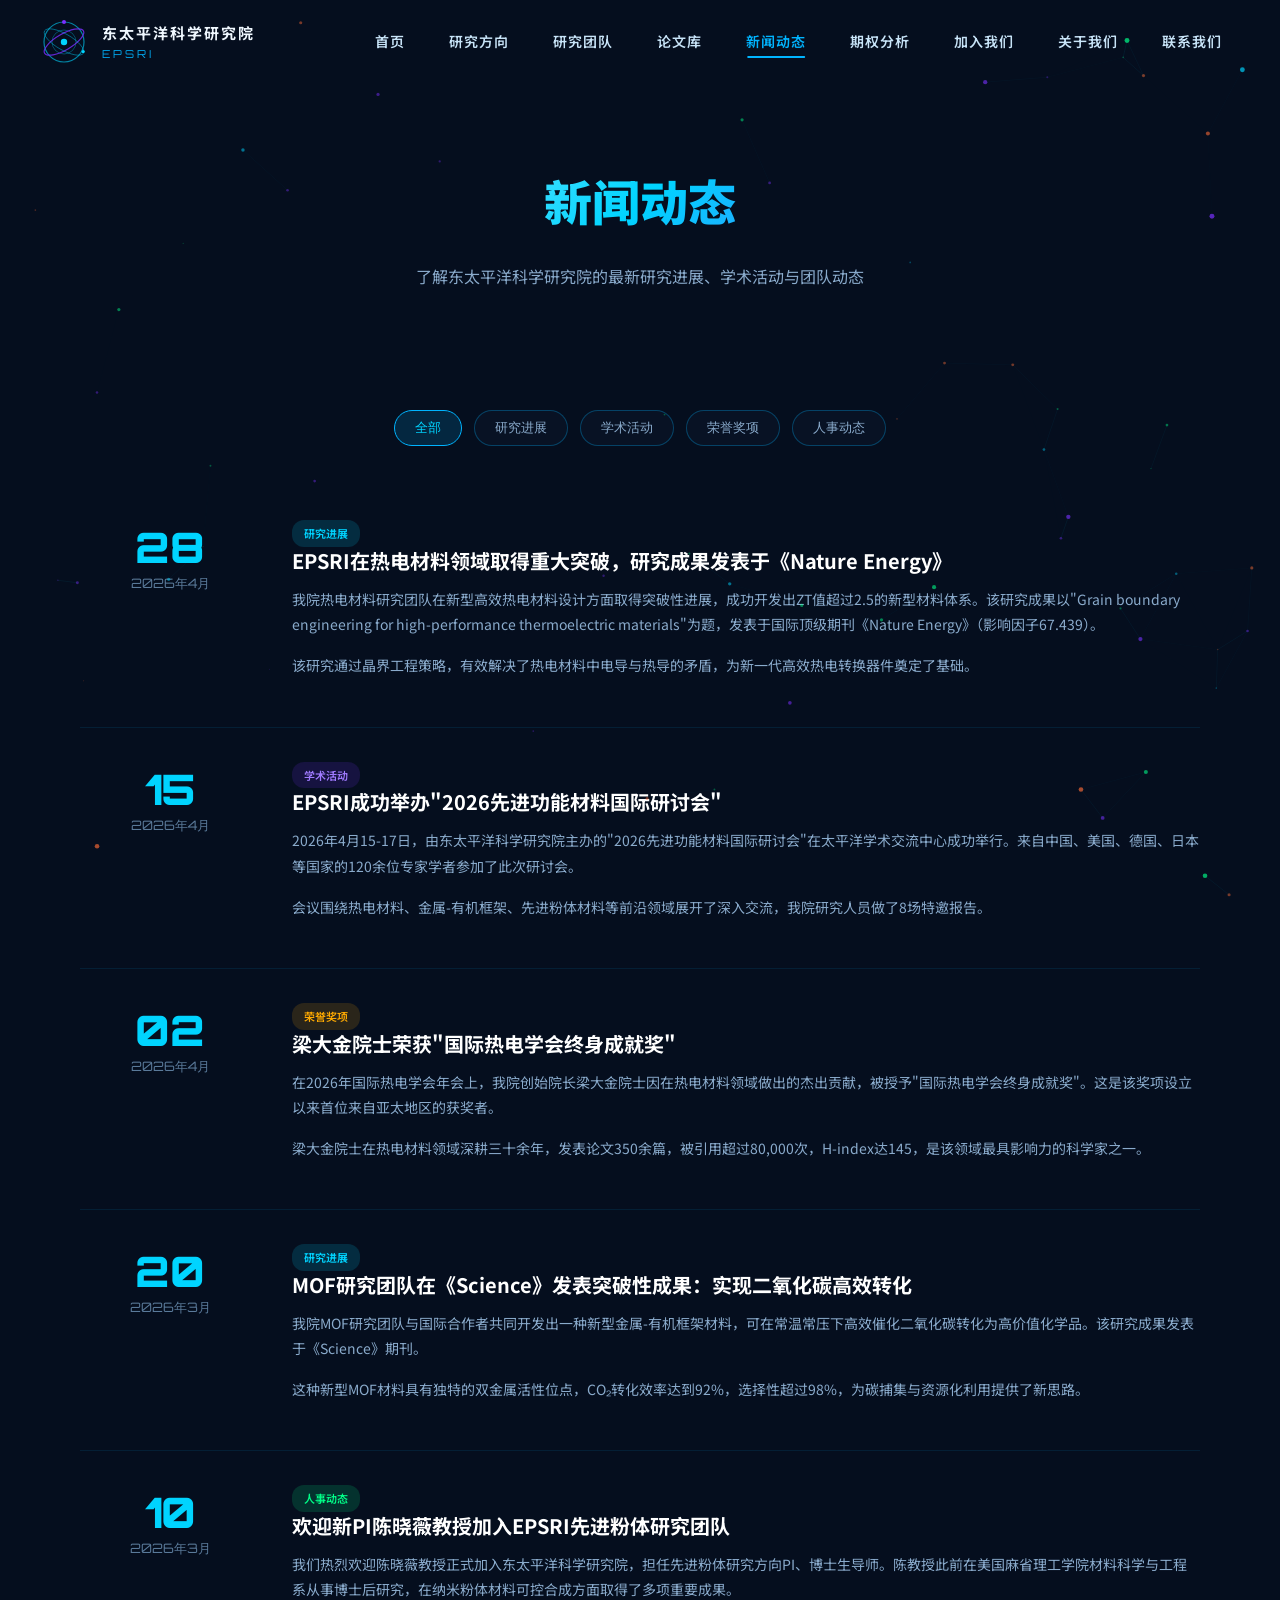
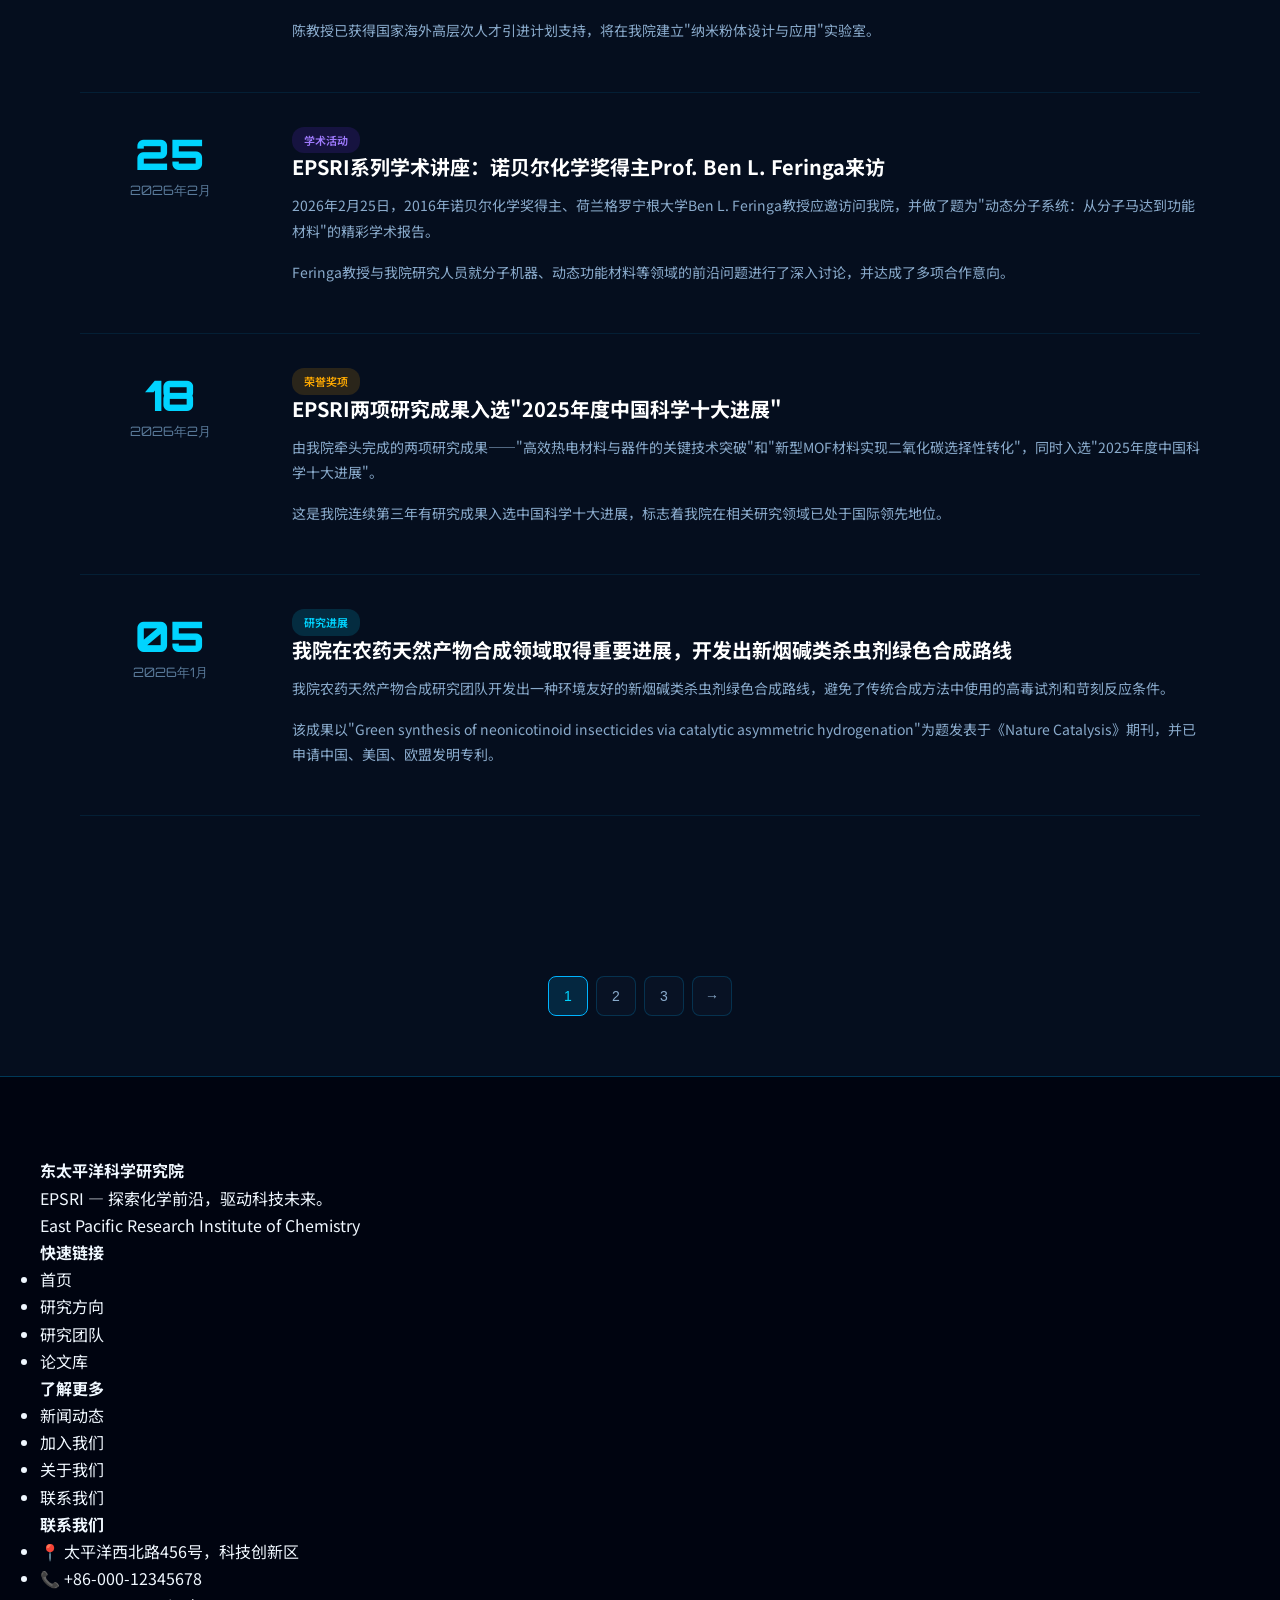
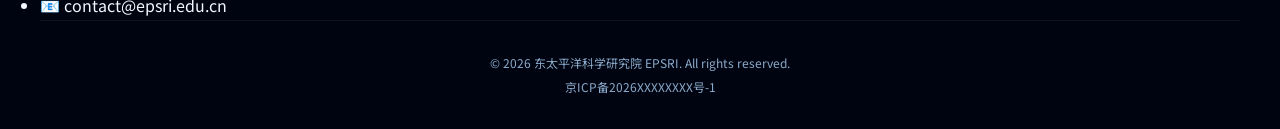
<file: pages/news.html>
<!DOCTYPE html>
<html lang="zh-CN">
<head>
    <meta charset="UTF-8">
    <meta name="viewport" content="width=device-width, initial-scale=1.0">
    <title>新闻动态 | 东太平洋科学研究院 EPSRI</title>
    <link rel="stylesheet" href="../css/main.css">
    <link rel="stylesheet" href="../css/animations.css">
    <link href="https://fonts.googleapis.com/css2?family=Orbitron:wght@400;700;900&family=Rajdhani:wght@300;400;600&family=Noto+Sans+SC:wght@300;400;700&display=swap" rel="stylesheet">
    <link rel="icon" href="../images/favicon.svg" type="image/svg+xml">
    <style>
        /* ── 新闻页面专用样式 ── */
        .news-hero {
            padding: 160px 40px 80px;
            max-width: 1200px;
            margin: 0 auto;
            text-align: center;
        }
        .news-hero h1 {
            font-size: 48px;
            font-weight: 900;
            font-family: 'Noto Sans SC', 'Microsoft YaHei', sans-serif;
            background: linear-gradient(135deg, #ffffff 0%, #00d4ff 50%, #7b2fff 100%);
            -webkit-background-clip: text;
            -webkit-text-fill-color: transparent;
            background-clip: text;
            margin-bottom: 20px;
        }
        .news-hero p {
            font-size: 16px;
            color: #8aabcc;
            max-width: 600px;
            margin: 0 auto;
            line-height: 1.8;
        }
        
        /* ── 新闻筛选器 ── */
        .news-filter {
            display: flex;
            justify-content: center;
            gap: 12px;
            margin: 40px auto;
            max-width: 1200px;
            padding: 0 40px;
            flex-wrap: wrap;
        }
        .filter-btn {
            padding: 8px 20px;
            border: 1px solid rgba(0, 180, 255, 0.3);
            border-radius: 20px;
            background: rgba(10, 22, 40, 0.6);
            color: #8aabcc;
            font-size: 13px;
            cursor: pointer;
            transition: all 0.3s;
        }
        .filter-btn:hover, .filter-btn.active {
            background: rgba(0, 180, 255, 0.15);
            border-color: #00b4ff;
            color: #00d4ff;
        }
        
        /* ── 新闻列表 ── */
        .news-list {
            max-width: 1200px;
            margin: 0 auto;
            padding: 0 40px 100px;
        }
        .news-item {
            display: grid;
            grid-template-columns: 180px 1fr;
            gap: 32px;
            padding: 32px 0;
            border-bottom: 1px solid rgba(0, 180, 255, 0.1);
            transition: background 0.3s;
        }
        .news-item:hover {
            background: rgba(0, 180, 255, 0.03);
        }
        .news-date {
            text-align: center;
            padding-top: 8px;
        }
        .news-date .day {
            font-size: 42px;
            font-weight: 900;
            font-family: 'Orbitron', monospace;
            color: #00d4ff;
            line-height: 1;
        }
        .news-date .month-year {
            font-size: 13px;
            color: #5a7a9a;
            margin-top: 4px;
        }
        .news-content h3 {
            font-size: 20px;
            font-weight: 700;
            color: #ffffff;
            margin-bottom: 12px;
            line-height: 1.4;
        }
        .news-content p {
            font-size: 14px;
            color: #8aabcc;
            line-height: 1.8;
            margin-bottom: 16px;
        }
        .news-tag {
            display: inline-block;
            padding: 4px 12px;
            border-radius: 12px;
            font-size: 11px;
            font-weight: 600;
            margin-right: 8px;
        }
        .tag-research { background: rgba(0, 212, 255, 0.15); color: #00d4ff; }
        .tag-event { background: rgba(123, 47, 255, 0.15); color: #a07bff; }
        .tag-award { background: rgba(255, 170, 0, 0.15); color: #ffaa00; }
        .tag-personnel { background: rgba(0, 255, 136, 0.15); color: #00ff88; }
        
        /* ── 分页 ── */
        .pagination {
            display: flex;
            justify-content: center;
            gap: 8px;
            margin: 60px auto;
        }
        .page-btn {
            width: 40px;
            height: 40px;
            border: 1px solid rgba(0, 180, 255, 0.2);
            border-radius: 8px;
            background: rgba(10, 22, 40, 0.6);
            color: #8aabcc;
            font-size: 14px;
            cursor: pointer;
            transition: all 0.3s;
            display: flex;
            align-items: center;
            justify-content: center;
        }
        .page-btn:hover, .page-btn.active {
            background: rgba(0, 180, 255, 0.15);
            border-color: #00b4ff;
            color: #00d4ff;
        }
    </style>
</head>
<body>
    <!-- 粒子背景 -->
    <div id="particles-container"></div>
    
    <!-- 导航栏 -->
    <nav class="navbar" id="navbar">
        <div class="nav-container">
            <div class="nav-logo">
                <div class="logo-icon">
                    <svg viewBox="0 0 60 60" xmlns="http://www.w3.org/2000/svg">
                        <circle cx="30" cy="30" r="25" stroke="#00d4ff" stroke-width="1.5" fill="none" opacity="0.6"/>
                        <circle cx="30" cy="30" r="15" stroke="#00d4ff" stroke-width="1" fill="none" opacity="0.4"/>
                        <ellipse cx="30" cy="30" rx="28" ry="10" stroke="#7b2fff" stroke-width="1.5" fill="none" opacity="0.8" transform="rotate(-30 30 30)"/>
                        <ellipse cx="30" cy="30" rx="28" ry="10" stroke="#00d4ff" stroke-width="1" fill="none" opacity="0.5" transform="rotate(30 30 30)"/>
                        <circle cx="30" cy="30" r="4" fill="#00d4ff"/>
                        <circle cx="30" cy="5" r="2.5" fill="#7b2fff"/>
                        <circle cx="54" cy="42" r="2" fill="#00d4ff"/>
                    </svg>
                </div>
                <div class="logo-text">
                    <span class="logo-cn">东太平洋科学研究院</span>
                    <span class="logo-en">EPSRI</span>
                </div>
            </div>
            <div class="nav-menu" id="navMenu">
                <a href="../index.html" class="nav-link">首页</a>
                <a href="../pages/research.html" class="nav-link">研究方向</a>
                <a href="../pages/team.html" class="nav-link">研究团队</a>
                <a href="../pages/publications.html" class="nav-link">论文库</a>
                <a href="../pages/news.html" class="nav-link active">新闻动态</a>
                <a href="../pages/options.html" class="nav-link">期权分析</a>
                <a href="../pages/join-us.html" class="nav-link">加入我们</a>
                <a href="../pages/about.html" class="nav-link">关于我们</a>
                <a href="../pages/contact.html" class="nav-link">联系我们</a>
            </div>
            <button class="nav-toggle" id="navToggle" aria-label="Toggle menu">
                <span></span><span></span><span></span>
            </button>
        </div>
    </nav>

    <!-- 主内容 -->
    <main>
        <!-- 新闻英雄区 -->
        <section class="news-hero fade-in">
            <h1>新闻动态</h1>
            <p>了解东太平洋科学研究院的最新研究进展、学术活动与团队动态</p>
        </section>

        <!-- 新闻筛选器 -->
        <div class="news-filter fade-in">
            <button class="filter-btn active" data-filter="all">全部</button>
            <button class="filter-btn" data-filter="research">研究进展</button>
            <button class="filter-btn" data-filter="event">学术活动</button>
            <button class="filter-btn" data-filter="award">荣誉奖项</button>
            <button class="filter-btn" data-filter="personnel">人事动态</button>
        </div>

        <!-- 新闻列表 -->
        <div class="news-list" id="newsList">
            <!-- 新闻条目1 -->
            <div class="news-item fade-in" data-category="research">
                <div class="news-date">
                    <div class="day">28</div>
                    <div class="month-year">2026年4月</div>
                </div>
                <div class="news-content">
                    <div>
                        <span class="news-tag tag-research">研究进展</span>
                    </div>
                    <h3>EPSRI在热电材料领域取得重大突破，研究成果发表于《Nature Energy》</h3>
                    <p>我院热电材料研究团队在新型高效热电材料设计方面取得突破性进展，成功开发出ZT值超过2.5的新型材料体系。该研究成果以"Grain boundary engineering for high-performance thermoelectric materials"为题，发表于国际顶级期刊《Nature Energy》（影响因子67.439）。</p>
                    <p>该研究通过晶界工程策略，有效解决了热电材料中电导与热导的矛盾，为新一代高效热电转换器件奠定了基础。</p>
                </div>
            </div>

            <!-- 新闻条目2 -->
            <div class="news-item fade-in" data-category="event">
                <div class="news-date">
                    <div class="day">15</div>
                    <div class="month-year">2026年4月</div>
                </div>
                <div class="news-content">
                    <div>
                        <span class="news-tag tag-event">学术活动</span>
                    </div>
                    <h3>EPSRI成功举办"2026先进功能材料国际研讨会"</h3>
                    <p>2026年4月15-17日，由东太平洋科学研究院主办的"2026先进功能材料国际研讨会"在太平洋学术交流中心成功举行。来自中国、美国、德国、日本等国家的120余位专家学者参加了此次研讨会。</p>
                    <p>会议围绕热电材料、金属-有机框架、先进粉体材料等前沿领域展开了深入交流，我院研究人员做了8场特邀报告。</p>
                </div>
            </div>

            <!-- 新闻条目3 -->
            <div class="news-item fade-in" data-category="award">
                <div class="news-date">
                    <div class="day">02</div>
                    <div class="month-year">2026年4月</div>
                </div>
                <div class="news-content">
                    <div>
                        <span class="news-tag tag-award">荣誉奖项</span>
                    </div>
                    <h3>梁大金院士荣获"国际热电学会终身成就奖"</h3>
                    <p>在2026年国际热电学会年会上，我院创始院长梁大金院士因在热电材料领域做出的杰出贡献，被授予"国际热电学会终身成就奖"。这是该奖项设立以来首位来自亚太地区的获奖者。</p>
                    <p>梁大金院士在热电材料领域深耕三十余年，发表论文350余篇，被引用超过80,000次，H-index达145，是该领域最具影响力的科学家之一。</p>
                </div>
            </div>

            <!-- 新闻条目4 -->
            <div class="news-item fade-in" data-category="research">
                <div class="news-date">
                    <div class="day">20</div>
                    <div class="month-year">2026年3月</div>
                </div>
                <div class="news-content">
                    <div>
                        <span class="news-tag tag-research">研究进展</span>
                    </div>
                    <h3>MOF研究团队在《Science》发表突破性成果：实现二氧化碳高效转化</h3>
                    <p>我院MOF研究团队与国际合作者共同开发出一种新型金属-有机框架材料，可在常温常压下高效催化二氧化碳转化为高价值化学品。该研究成果发表于《Science》期刊。</p>
                    <p>这种新型MOF材料具有独特的双金属活性位点，CO₂转化效率达到92%，选择性超过98%，为碳捕集与资源化利用提供了新思路。</p>
                </div>
            </div>

            <!-- 新闻条目5 -->
            <div class="news-item fade-in" data-category="personnel">
                <div class="news-date">
                    <div class="day">10</div>
                    <div class="month-year">2026年3月</div>
                </div>
                <div class="news-content">
                    <div>
                        <span class="news-tag tag-personnel">人事动态</span>
                    </div>
                    <h3>欢迎新PI陈晓薇教授加入EPSRI先进粉体研究团队</h3>
                    <p>我们热烈欢迎陈晓薇教授正式加入东太平洋科学研究院，担任先进粉体研究方向PI、博士生导师。陈教授此前在美国麻省理工学院材料科学与工程系从事博士后研究，在纳米粉体材料可控合成方面取得了多项重要成果。</p>
                    <p>陈教授已获得国家海外高层次人才引进计划支持，将在我院建立"纳米粉体设计与应用"实验室。</p>
                </div>
            </div>

            <!-- 新闻条目6 -->
            <div class="news-item fade-in" data-category="event">
                <div class="news-date">
                    <div class="day">25</div>
                    <div class="month-year">2026年2月</div>
                </div>
                <div class="news-content">
                    <div>
                        <span class="news-tag tag-event">学术活动</span>
                    </div>
                    <h3>EPSRI系列学术讲座：诺贝尔化学奖得主Prof. Ben L. Feringa来访</h3>
                    <p>2026年2月25日，2016年诺贝尔化学奖得主、荷兰格罗宁根大学Ben L. Feringa教授应邀访问我院，并做了题为"动态分子系统：从分子马达到功能材料"的精彩学术报告。</p>
                    <p>Feringa教授与我院研究人员就分子机器、动态功能材料等领域的前沿问题进行了深入讨论，并达成了多项合作意向。</p>
                </div>
            </div>

            <!-- 新闻条目7 -->
            <div class="news-item fade-in" data-category="award">
                <div class="news-date">
                    <div class="day">18</div>
                    <div class="month-year">2026年2月</div>
                </div>
                <div class="news-content">
                    <div>
                        <span class="news-tag tag-award">荣誉奖项</span>
                    </div>
                    <h3>EPSRI两项研究成果入选"2025年度中国科学十大进展"</h3>
                    <p>由我院牵头完成的两项研究成果——"高效热电材料与器件的关键技术突破"和"新型MOF材料实现二氧化碳选择性转化"，同时入选"2025年度中国科学十大进展"。</p>
                    <p>这是我院连续第三年有研究成果入选中国科学十大进展，标志着我院在相关研究领域已处于国际领先地位。</p>
                </div>
            </div>

            <!-- 新闻条目8 -->
            <div class="news-item fade-in" data-category="research">
                <div class="news-date">
                    <div class="day">05</div>
                    <div class="month-year">2026年1月</div>
                </div>
                <div class="news-content">
                    <div>
                        <span class="news-tag tag-research">研究进展</span>
                    </div>
                    <h3>我院在农药天然产物合成领域取得重要进展，开发出新烟碱类杀虫剂绿色合成路线</h3>
                    <p>我院农药天然产物合成研究团队开发出一种环境友好的新烟碱类杀虫剂绿色合成路线，避免了传统合成方法中使用的高毒试剂和苛刻反应条件。</p>
                    <p>该成果以"Green synthesis of neonicotinoid insecticides via catalytic asymmetric hydrogenation"为题发表于《Nature Catalysis》期刊，并已申请中国、美国、欧盟发明专利。</p>
                </div>
            </div>
        </div>

        <!-- 分页 -->
        <div class="pagination fade-in">
            <button class="page-btn active">1</button>
            <button class="page-btn">2</button>
            <button class="page-btn">3</button>
            <button class="page-btn">→</button>
        </div>
    </main>

    <!-- 页脚 -->
    <footer class="footer">
        <div class="footer-container">
            <div class="footer-grid">
                <div class="footer-section">
                    <h4>东太平洋科学研究院</h4>
                    <p>EPSRI — 探索化学前沿，驱动科技未来。</p>
                    <p>East Pacific Research Institute of Chemistry</p>
                </div>
                <div class="footer-section">
                    <h4>快速链接</h4>
                    <ul>
                        <li><a href="../index.html">首页</a></li>
                        <li><a href="../pages/research.html">研究方向</a></li>
                        <li><a href="../pages/team.html">研究团队</a></li>
                        <li><a href="../pages/publications.html">论文库</a></li>
                    </ul>
                </div>
                <div class="footer-section">
                    <h4>了解更多</h4>
                    <ul>
                        <li><a href="../pages/news.html">新闻动态</a></li>
                        <li><a href="../pages/join-us.html">加入我们</a></li>
                        <li><a href="../pages/about.html">关于我们</a></li>
                        <li><a href="../pages/contact.html">联系我们</a></li>
                    </ul>
                </div>
                <div class="footer-section">
                    <h4>联系我们</h4>
                    <ul>
                        <li>📍 太平洋西北路456号，科技创新区</li>
                        <li>📞 +86-000-12345678</li>
                        <li>📧 contact@epsri.edu.cn</li>
                    </ul>
                </div>
            </div>
            <div class="footer-bottom">
                <p>&copy; 2026 东太平洋科学研究院 EPSRI. All rights reserved.</p>
                <p>京ICP备2026XXXXXXXX号-1</p>
            </div>
        </div>
    </footer>

    <script src="../js/particles.js"></script>
    <script src="../js/animations.js"></script>
    <script src="../js/main.js"></script>
    <script>
        // 新闻筛选功能
        document.querySelectorAll('.filter-btn').forEach(btn => {
            btn.addEventListener('click', function() {
                // 更新按钮状态
                document.querySelectorAll('.filter-btn').forEach(b => b.classList.remove('active'));
                this.classList.add('active');
                
                // 筛选新闻
                const filter = this.getAttribute('data-filter');
                document.querySelectorAll('.news-item').forEach(item => {
                    if (filter === 'all' || item.getAttribute('data-category') === filter) {
                        item.style.display = 'grid';
                    } else {
                        item.style.display = 'none';
                    }
                });
            });
        });
    </script>
</body>
</html>
</file>
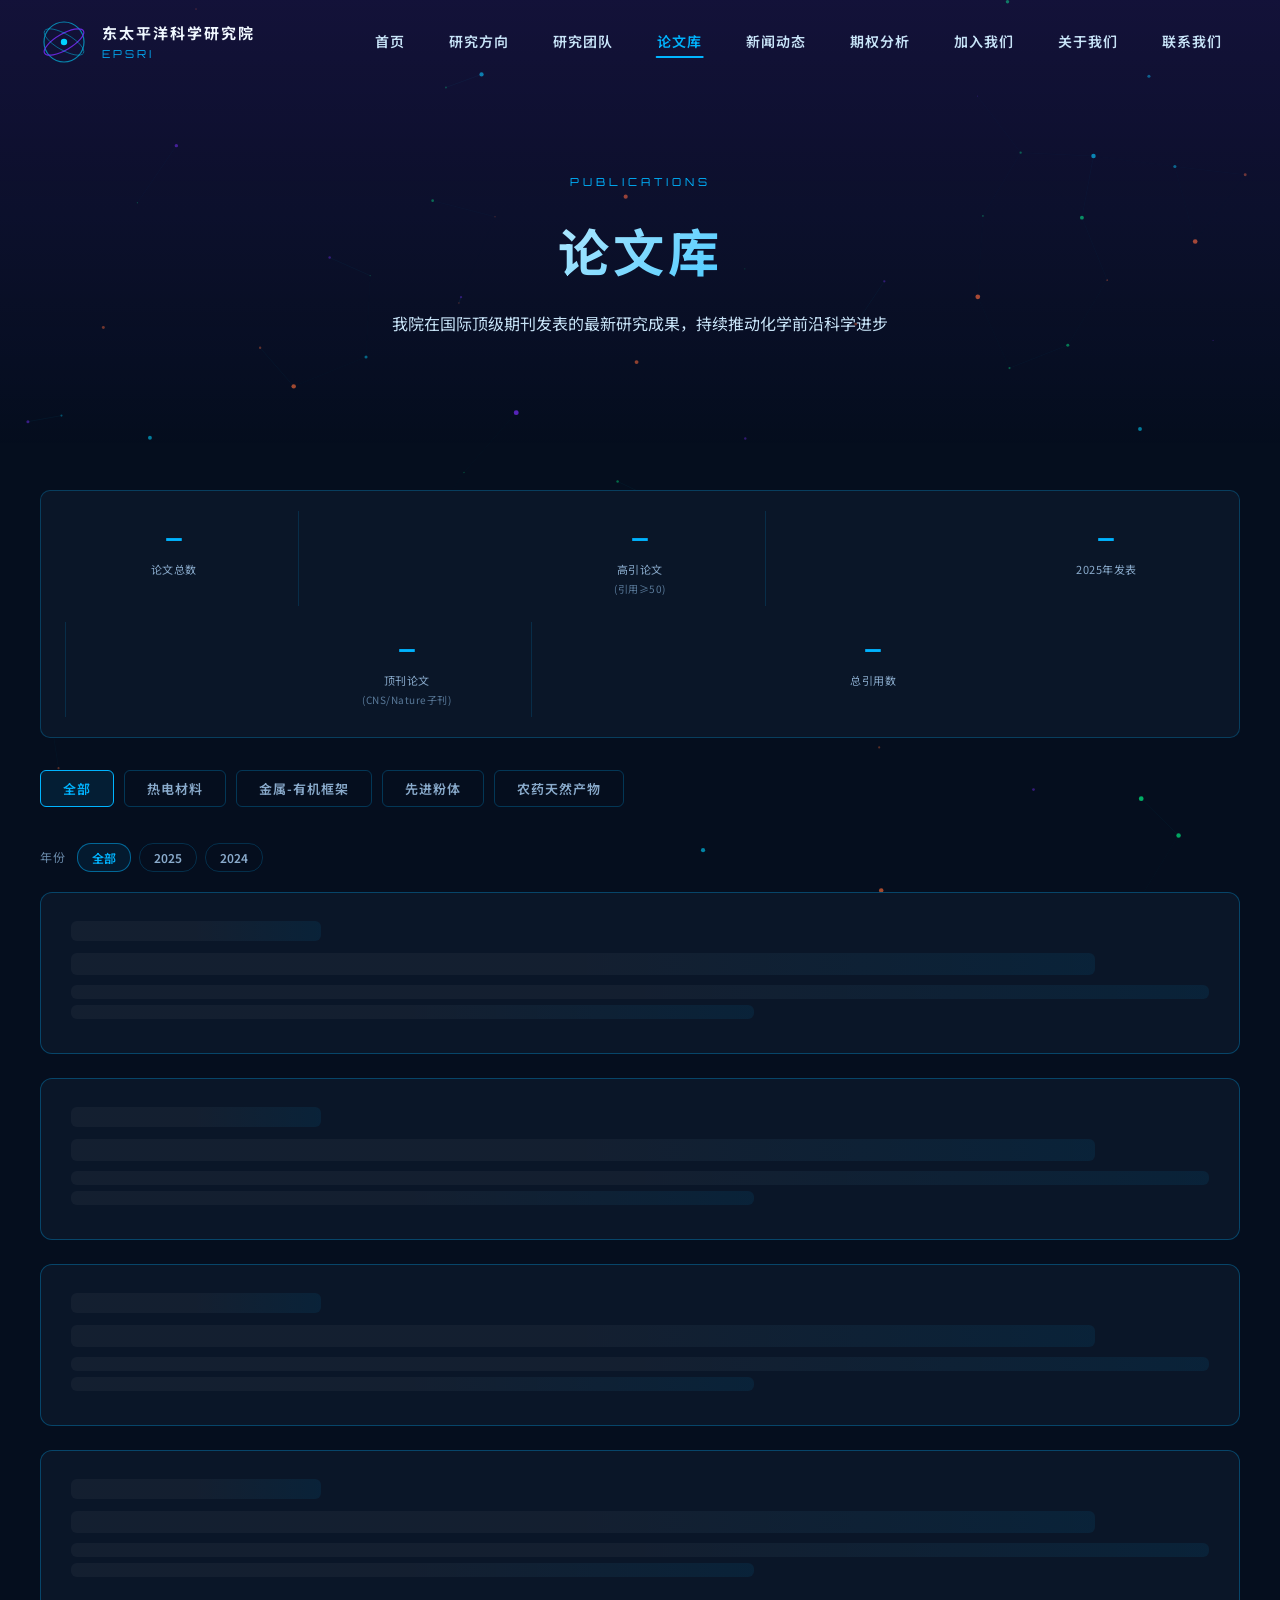
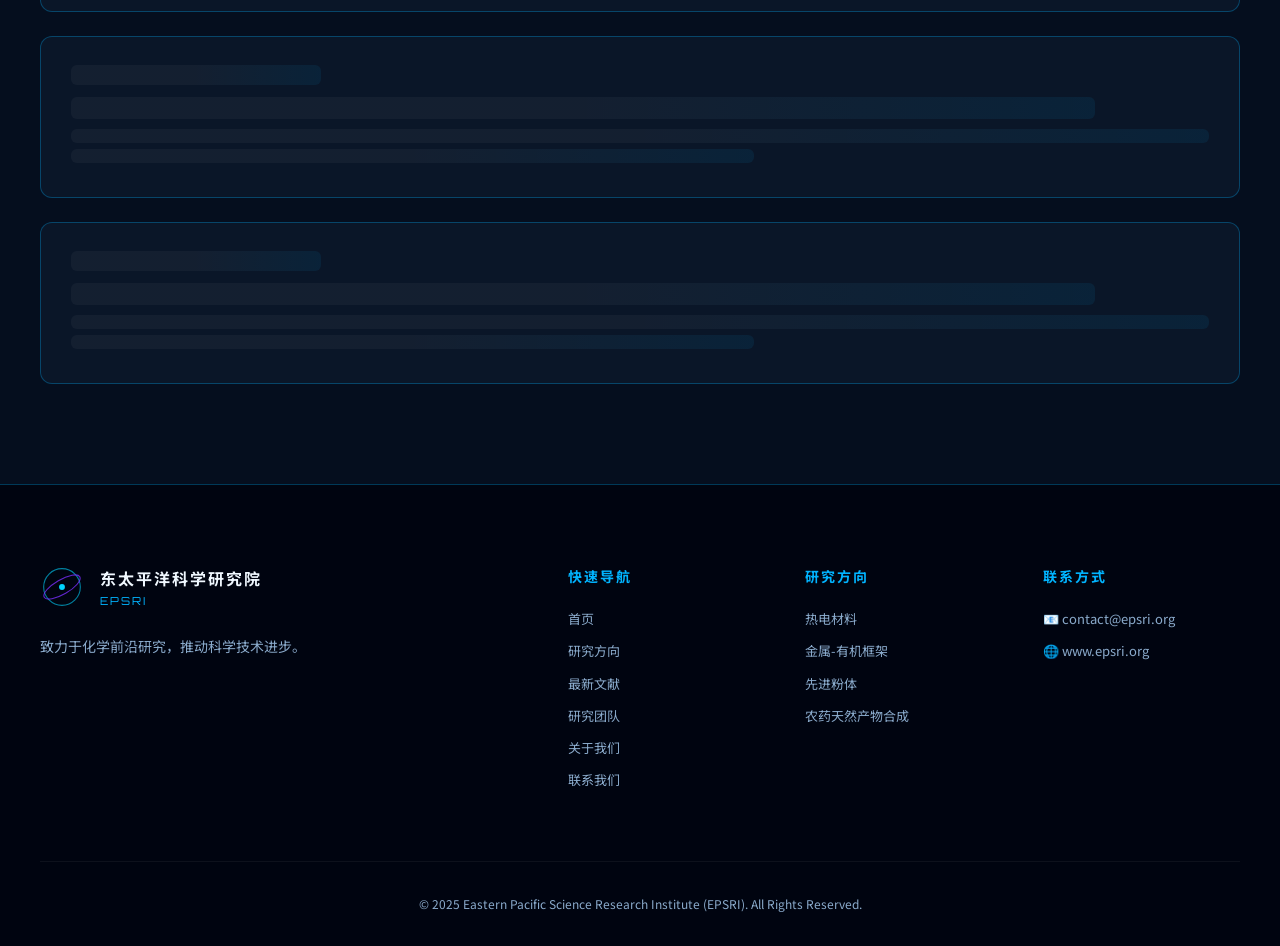
<file: pages/publications.html>
<!DOCTYPE html>
<html lang="zh-CN">
<head>
    <meta charset="UTF-8">
    <meta name="viewport" content="width=device-width, initial-scale=1.0">
    <title>论文库 | 东太平洋科学研究院 EPSRI</title>
    <link rel="stylesheet" href="../css/main.css">
    <link rel="stylesheet" href="../css/animations.css">
    <link href="https://fonts.googleapis.com/css2?family=Orbitron:wght@400;700;900&family=Rajdhani:wght@300;400;600&family=Noto+Sans+SC:wght@300;400;700&display=swap" rel="stylesheet">
    <link rel="icon" href="../images/favicon.svg" type="image/svg+xml">
    <style>
        .pub-grid-inner { display: flex; flex-direction: column; gap: 24px; }
        .pub-grid { min-height: 400px; }
        /* skeleton 骨架屏 */
        .skeleton { background: linear-gradient(90deg, rgba(255,255,255,0.04) 25%, rgba(0,180,255,0.08) 50%, rgba(255,255,255,0.04) 75%);
            background-size: 200% 100%; animation: shimmer 1.5s ease-in-out infinite; border-radius: 6px; }
        @keyframes shimmer { 0%{background-position:200% 0} 100%{background-position:-200% 0} }
        .skeleton-meta { height: 20px; width: 250px; margin-bottom: 12px; }
        .skeleton-title { height: 22px; width: 90%; margin-bottom: 10px; }
        .skeleton-text { height: 14px; width: 100%; margin-bottom: 6px; }
        .skeleton-text.short { width: 60%; }
        /* 动态渲染卡片 —— 高对比配色 */
        .pub-card {
            padding: 28px 30px;
            background: #0a1628;
            border: 1px solid rgba(0,180,255,0.3);
            border-radius: 12px;
            transition: all 0.3s ease;
            margin-bottom: 0;
            color: #d8e8f8;
        }
        .pub-card:hover { border-color: rgba(0,180,255,0.55); transform: translateY(-3px); box-shadow: 0 8px 30px rgba(0,180,255,0.12); }
        .pub-meta { display: flex; align-items: center; gap: 12px; margin-bottom: 12px; flex-wrap: wrap; }
        .pub-journal { font-size: 12.5px; font-weight: 700; letter-spacing: 0.5px; padding: 3px 10px; border-radius: 4px; border: 1px solid; }
        .pub-year { font-size: 13px; color: #8aabcc; font-family: 'Orbitron', monospace; }
        .pub-citations { font-size: 12px; color: #8aabcc; font-family: 'Orbitron', monospace; display: flex; align-items: center; gap: 4px; margin-left: auto; }
        .pub-title { font-size: 17px; font-weight: 700; line-height: 1.5; margin-bottom: 8px; color: #ffffff; }
        .pub-title a { color: #e8f4ff; transition: color 0.2s; }
        .pub-title a:hover { color: #00b4ff; }
        .pub-authors { font-size: 13px; color: #a0b8d0; margin-bottom: 12px; }
        .pub-abstract { font-size: 13px; color: #8a9eaf !important; line-height: 1.75; }
        .pub-direction-tag { display: inline-block; font-size: 11px; color: #00b4ff; background: rgba(0,180,255,0.1);
            border: 1px solid rgba(0,180,255,0.25); border-radius: 4px; padding: 3px 10px; margin-top: 12px; letter-spacing: 0.5px; }
        /* 筛选按钮 */
        .pub-filters { display: flex; gap: 10px; margin-bottom: 36px; flex-wrap: wrap; }
        .pub-filter { padding: 8px 22px; border-radius: 6px; font-size: 13px; font-weight: 600; letter-spacing: 1px;
            color: #8aabcc; background: transparent; border: 1px solid rgba(0,180,255,0.25);
            cursor: pointer; transition: all 0.3s ease; font-family: 'Noto Sans SC', sans-serif; }
        .pub-filter:hover, .pub-filter.active { color: #00b4ff; border-color: #00b4ff; background: rgba(0,180,255,0.1); }
        .data-info { font-size: 12px; color: #6a8aaa; margin-bottom: 16px; letter-spacing: 0.3px; }

        /* 论文统计概览 */
        .pub-stats-bar {
            display: grid;
            grid-template-columns: repeat(5, 1fr);
            gap: 16px;
            margin-bottom: 32px;
            padding: 20px 24px;
            background: #0a1628;
            border: 1px solid rgba(0,180,255,0.25);
            border-radius: 10px;
        }
        .stat-card {
            text-align: center;
            padding: 8px 4px;
        }
        .stat-card .stat-n {
            font-family: 'Orbitron', monospace;
            font-size: 22px;
            font-weight: 700;
            color: #00b4ff;
            display: block;
        }
        .stat-card .stat-l {
            font-size: 11px;
            color: #8aabcc;
            letter-spacing: 0.5px;
            display: block;
            margin-top: 4px;
        }
        .stat-divider {
            width: 1px;
            background: rgba(0,180,255,0.15);
            align-self: stretch;
        }
        /* 年份筛选器 */
        .year-filter-bar {
            display: flex;
            gap: 8px;
            margin-bottom: 20px;
            flex-wrap: wrap;
            align-items: center;
        }
        .year-filter-label {
            font-size: 12px;
            color: #6a8aaa;
            margin-right: 4px;
            letter-spacing: 0.5px;
        }
        .year-btn {
            padding: 5px 14px;
            border-radius: 14px;
            font-size: 12px;
            font-weight: 600;
            color: #8aabcc;
            background: transparent;
            border: 1px solid rgba(0,180,255,0.2);
            cursor: pointer;
            transition: all 0.25s;
            font-family: 'Noto Sans SC', sans-serif;
        }
        .year-btn:hover, .year-btn.active {
            color: #00b4ff;
            border-color: rgba(0,180,255,0.5);
            background: rgba(0,180,255,0.08);
        }
        /* 期刊级别标签 */
        .journal-tier {
            display: inline-flex;
            align-items: center;
            gap: 4px;
            font-size: 11px;
            padding: 2px 8px;
            border-radius: 3px;
            font-weight: 700;
            margin-left: 6px;
        }
        .journal-tier.tier-top { background: rgba(255,68,68,0.15); color: #ff6b6b; border: 1px solid rgba(255,68,68,0.3); }
        .journal-tier.tier-high { background: rgba(255,160,0,0.12); color: #ffa040; border: 1px solid rgba(255,160,0,0.3); }
        .journal-tier.tier-good { background: rgba(0,100,200,0.1); color: #64b0e0; border: 1px solid rgba(0,100,200,0.25); }
    </style>
</head>
<body>
    <div id="particles-container"></div>

    <nav class="navbar scrolled" id="navbar">
        <div class="nav-container">
            <div class="nav-logo">
                <div class="logo-icon">
                    <svg viewBox="0 0 60 60" xmlns="http://www.w3.org/2000/svg">
                        <circle cx="30" cy="30" r="25" stroke="#00d4ff" stroke-width="1.5" fill="none" opacity="0.6"/>
                        <ellipse cx="30" cy="30" rx="28" ry="10" stroke="#7b2fff" stroke-width="1.5" fill="none" opacity="0.8" transform="rotate(-30 30 30)"/>
                        <ellipse cx="30" cy="30" rx="28" ry="10" stroke="#00d4ff" stroke-width="1" fill="none" opacity="0.5" transform="rotate(30 30 30)"/>
                        <circle cx="30" cy="30" r="4" fill="#00d4ff"/>
                    </svg>
                </div>
                <div class="logo-text">
                    <span class="logo-cn">东太平洋科学研究院</span>
                    <span class="logo-en">EPSRI</span>
                </div>
            </div>
            <div class="nav-menu" id="navMenu">
                <a href="../index.html" class="nav-link">首页</a>
                <a href="research.html" class="nav-link">研究方向</a>
                <a href="team.html" class="nav-link">研究团队</a>
                <a href="publications.html" class="nav-link active">论文库</a>
                <a href="news.html" class="nav-link">新闻动态</a>
                <a href="options.html" class="nav-link">期权分析</a>
                <a href="join-us.html" class="nav-link">加入我们</a>
                <a href="about.html" class="nav-link">关于我们</a>
                <a href="contact.html" class="nav-link">联系我们</a>
            </div>
            <div class="nav-toggle" id="navToggle"><span></span><span></span><span></span></div>
        </div>
    </nav>

    <section class="page-header">
        <div>
            <span class="page-header-tag">PUBLICATIONS</span>
            <h1>论文库</h1>
            <p>我院在国际顶级期刊发表的最新研究成果，持续推动化学前沿科学进步</p>
        </div>
    </section>

    <section style="padding:40px 40px 100px;">
        <div class="content-section">
            <!-- 论文统计概览 -->
            <div class="pub-stats-bar" id="pub-stats-bar">
                <div class="stat-card">
                    <span class="stat-n" id="stat-total">—</span>
                    <span class="stat-l">论文总数</span>
                </div>
                <div class="stat-divider"></div>
                <div class="stat-card">
                    <span class="stat-n" id="stat-high">—</span>
                    <span class="stat-l">高引论文<br><span style="font-size:10px;color:#5a7a9a">(引用≥50)</span></span>
                </div>
                <div class="stat-divider"></div>
                <div class="stat-card">
                    <span class="stat-n" id="stat-2025">—</span>
                    <span class="stat-l">2025年发表</span>
                </div>
                <div class="stat-divider"></div>
                <div class="stat-card">
                    <span class="stat-n" id="stat-top">—</span>
                    <span class="stat-l">顶刊论文<br><span style="font-size:10px;color:#5a7a9a">(CNS/Nature子刊)</span></span>
                </div>
                <div class="stat-divider"></div>
                <div class="stat-card">
                    <span class="stat-n" id="stat-citations">—</span>
                    <span class="stat-l">总引用数</span>
                </div>
            </div>

            <!-- 方向筛选 -->
            <div class="pub-filters">
                <button class="pub-filter active" data-filter="all">全部</button>
                <button class="pub-filter" data-filter="thermoelectric">热电材料</button>
                <button class="pub-filter" data-filter="mof">金属-有机框架</button>
                <button class="pub-filter" data-filter="powder">先进粉体</button>
                <button class="pub-filter" data-filter="synthesis">农药天然产物</button>
            </div>

            <!-- 年份筛选 -->
            <div class="year-filter-bar">
                <span class="year-filter-label">年份</span>
                <button class="year-btn active" data-year="all">全部</button>
                <button class="year-btn" data-year="2025">2025</button>
                <button class="year-btn" data-year="2024">2024</button>
            </div>

            <div class="data-info" id="data-info"></div>
            <div class="pub-grid" id="pub-grid"></div>
        </div>
    </section>

    <footer class="footer">
        <div class="footer-content">
            <div class="footer-brand">
                <div class="footer-logo">
                    <svg viewBox="0 0 60 60" xmlns="http://www.w3.org/2000/svg" width="44" height="44">
                        <circle cx="30" cy="30" r="25" stroke="#00d4ff" stroke-width="1.5" fill="none" opacity="0.6"/>
                        <ellipse cx="30" cy="30" rx="28" ry="10" stroke="#7b2fff" stroke-width="1.5" fill="none" opacity="0.8" transform="rotate(-30 30 30)"/>
                        <circle cx="30" cy="30" r="4" fill="#00d4ff"/>
                    </svg>
                    <div>
                        <div class="footer-logo-cn">东太平洋科学研究院</div>
                        <div class="footer-logo-en">EPSRI</div>
                    </div>
                </div>
                <p class="footer-desc">致力于化学前沿研究，推动科学技术进步。</p>
            </div>
            <div class="footer-links">
                <div class="footer-col">
                    <h4>快速导航</h4>
                    <a href="../index.html">首页</a>
                    <a href="research.html">研究方向</a>
                    <a href="publications.html">最新文献</a>
                    <a href="team.html">研究团队</a>
                    <a href="about.html">关于我们</a>
                    <a href="contact.html">联系我们</a>
                </div>
                <div class="footer-col">
                    <h4>研究方向</h4>
                    <a href="research.html#thermoelectric">热电材料</a>
                    <a href="research.html#mof">金属-有机框架</a>
                    <a href="research.html#powder">先进粉体</a>
                    <a href="research.html#synthesis">农药天然产物合成</a>
                </div>
                <div class="footer-col">
                    <h4>联系方式</h4>
                    <span>📧 contact@epsri.org</span>
                    <span>🌐 www.epsri.org</span>
                </div>
            </div>
        </div>
        <div class="footer-bottom">
            <p>© 2025 Eastern Pacific Science Research Institute (EPSRI). All Rights Reserved.</p>
        </div>
    </footer>

    <script src="../js/data-loader.js"></script>
    <script src="../js/main.js"></script>
    <script src="../js/particles.js"></script>
    <script src="../js/animations.js"></script>
</body>
</html>
</file>
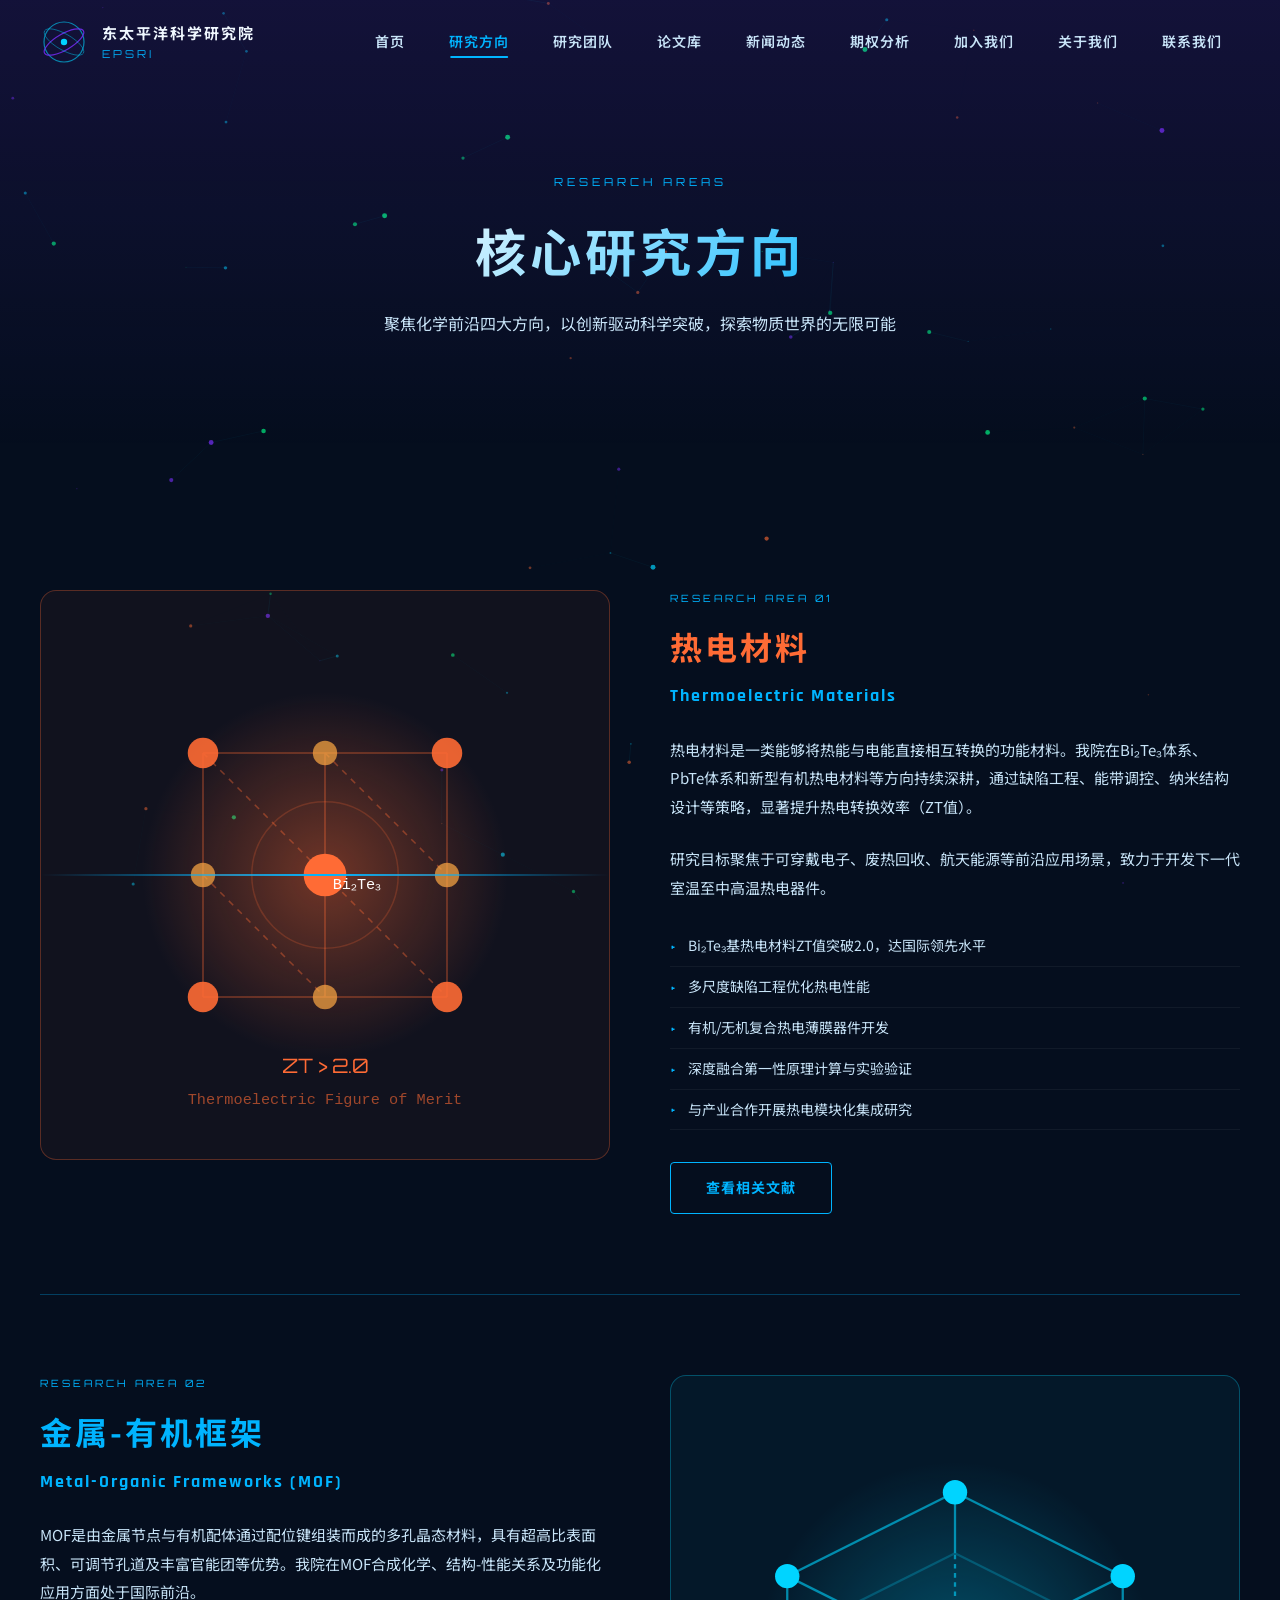
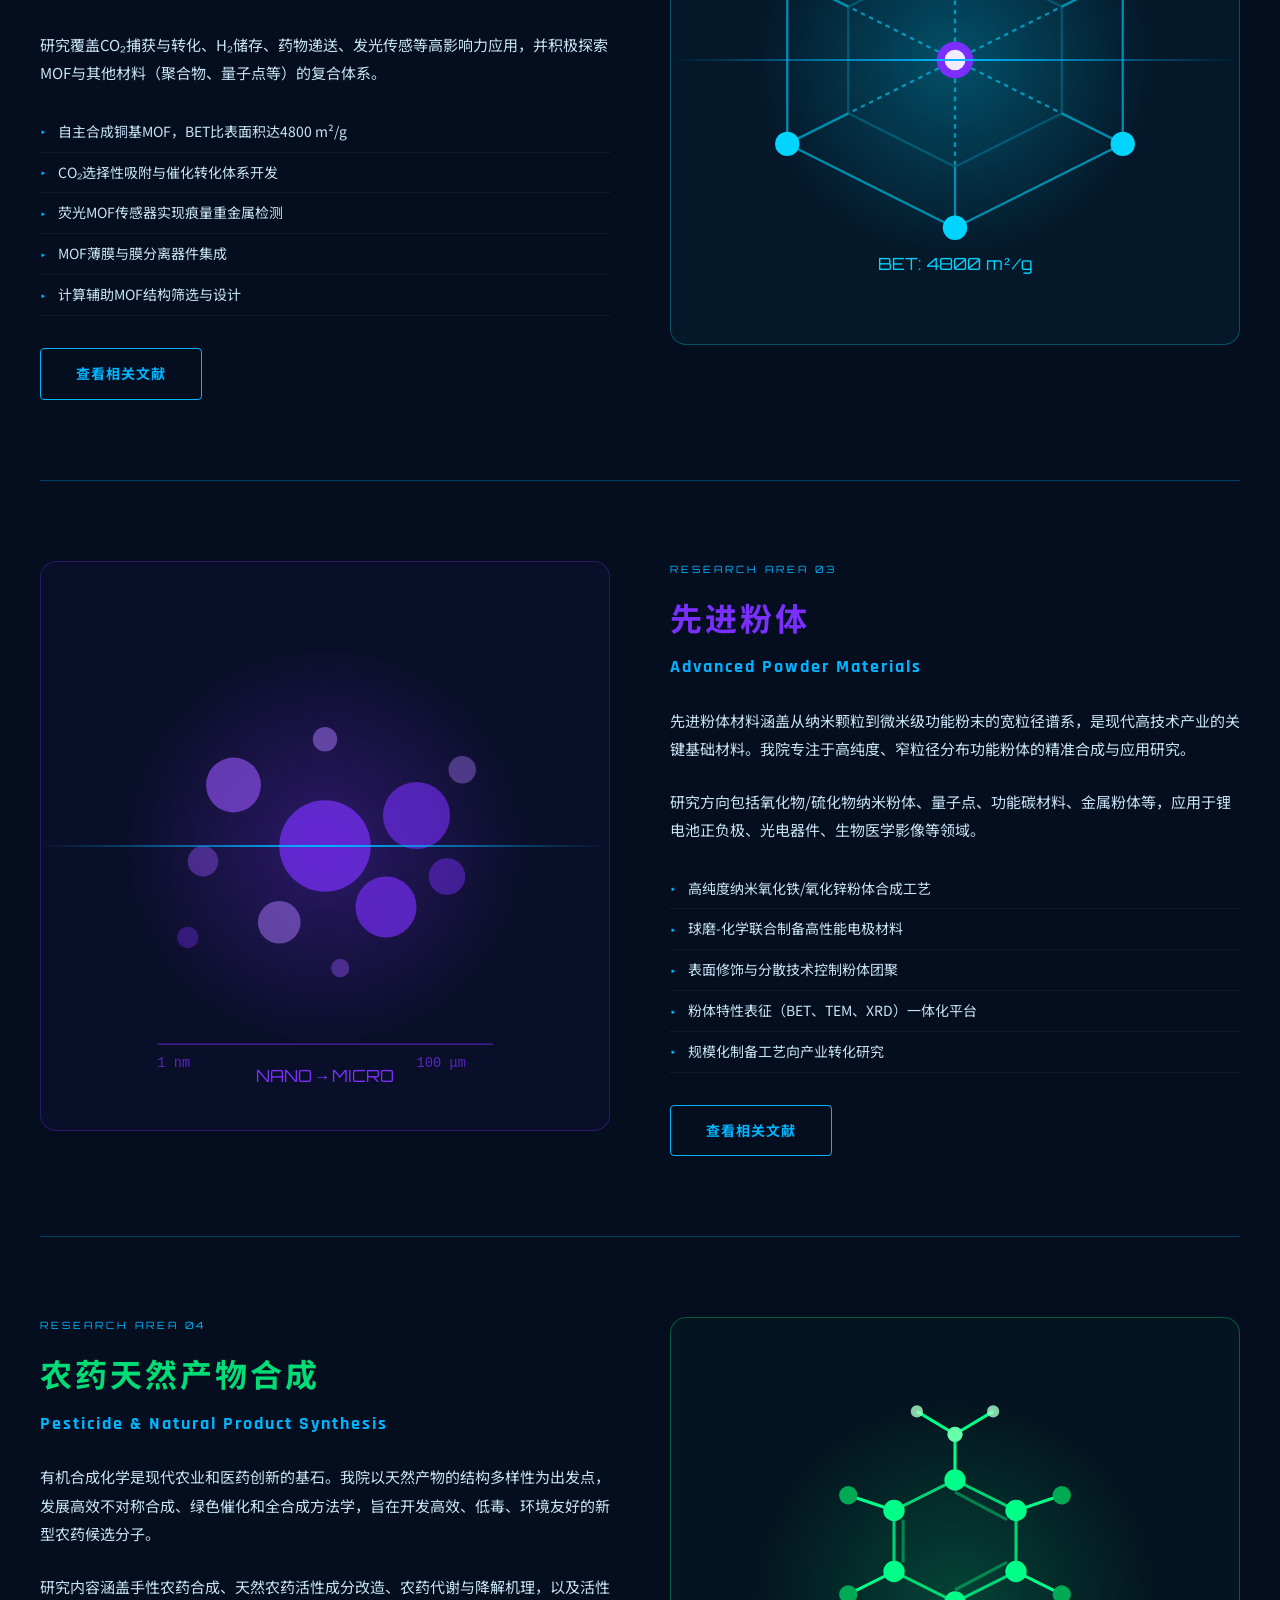
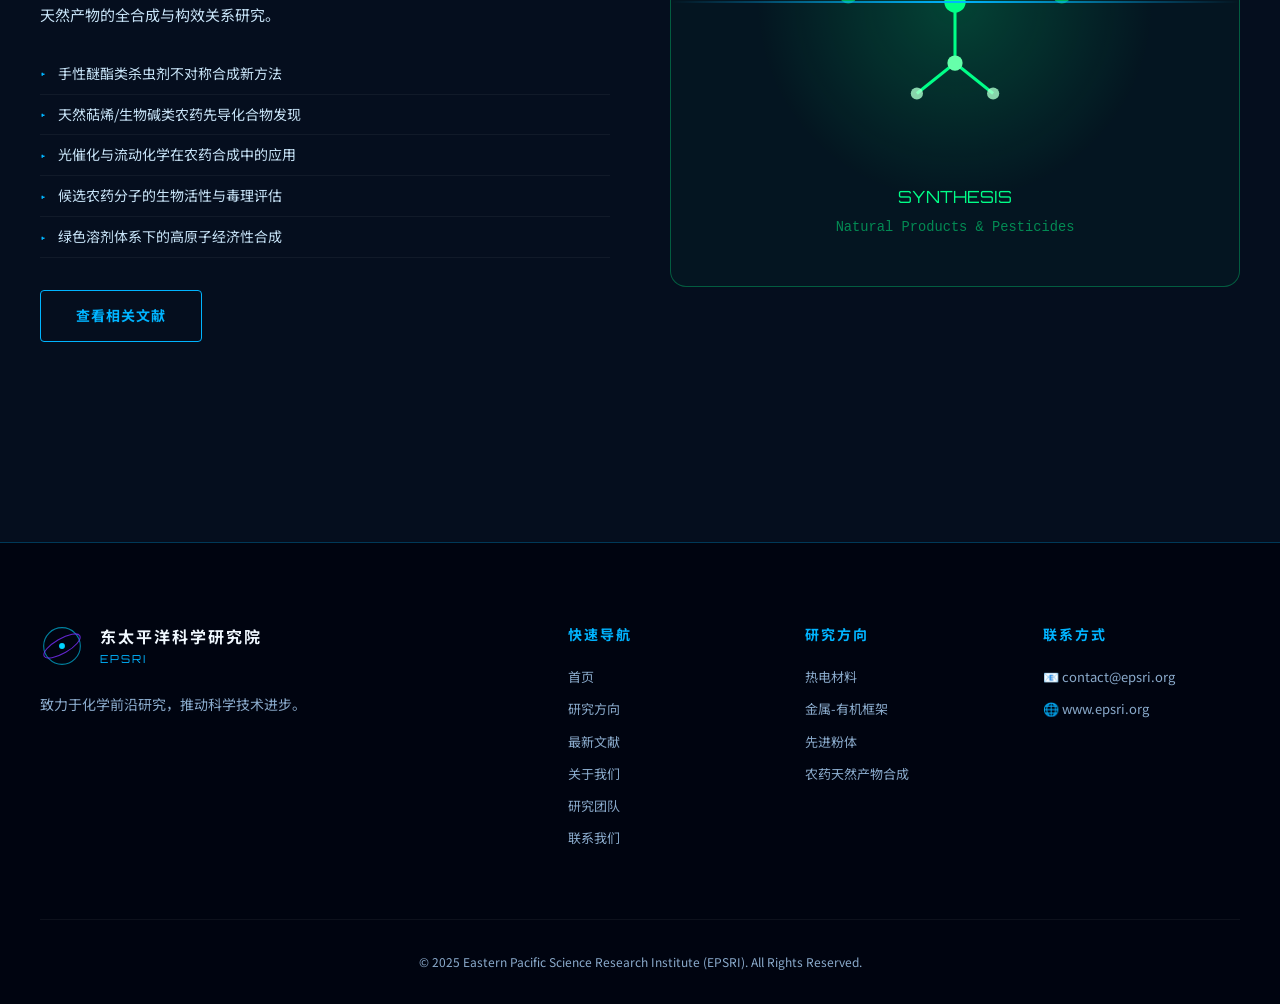
<file: pages/research.html>
<!DOCTYPE html>
<html lang="zh-CN">
<head>
    <meta charset="UTF-8">
    <meta name="viewport" content="width=device-width, initial-scale=1.0">
    <title>研究方向 | 东太平洋科学研究院 EPSRI</title>
    <link rel="stylesheet" href="../css/main.css">
    <link rel="stylesheet" href="../css/animations.css">
    <link href="https://fonts.googleapis.com/css2?family=Orbitron:wght@400;700;900&family=Rajdhani:wght@300;400;600&family=Noto+Sans+SC:wght@300;400;700&display=swap" rel="stylesheet">
    <link rel="icon" href="../images/favicon.svg" type="image/svg+xml">
</head>
<body>
    <div id="particles-container"></div>

    <nav class="navbar scrolled" id="navbar">
        <div class="nav-container">
            <div class="nav-logo">
                <div class="logo-icon">
                    <svg viewBox="0 0 60 60" xmlns="http://www.w3.org/2000/svg">
                        <circle cx="30" cy="30" r="25" stroke="#00d4ff" stroke-width="1.5" fill="none" opacity="0.6"/>
                        <ellipse cx="30" cy="30" rx="28" ry="10" stroke="#7b2fff" stroke-width="1.5" fill="none" opacity="0.8" transform="rotate(-30 30 30)"/>
                        <ellipse cx="30" cy="30" rx="28" ry="10" stroke="#00d4ff" stroke-width="1" fill="none" opacity="0.5" transform="rotate(30 30 30)"/>
                        <circle cx="30" cy="30" r="4" fill="#00d4ff"/>
                    </svg>
                </div>
                <div class="logo-text">
                    <span class="logo-cn">东太平洋科学研究院</span>
                    <span class="logo-en">EPSRI</span>
                </div>
            </div>
            <div class="nav-menu" id="navMenu">
                <a href="../index.html" class="nav-link">首页</a>
                <a href="research.html" class="nav-link active">研究方向</a>
                <a href="team.html" class="nav-link">研究团队</a>
                <a href="publications.html" class="nav-link">论文库</a>
                <a href="news.html" class="nav-link">新闻动态</a>
                <a href="options.html" class="nav-link">期权分析</a>
                <a href="join-us.html" class="nav-link">加入我们</a>
                <a href="about.html" class="nav-link">关于我们</a>
                <a href="contact.html" class="nav-link">联系我们</a>
            </div>
            <div class="nav-toggle" id="navToggle"><span></span><span></span><span></span></div>
        </div>
    </nav>

    <section class="page-header">
        <div>
            <span class="page-header-tag">RESEARCH AREAS</span>
            <h1>核心研究方向</h1>
            <p>聚焦化学前沿四大方向，以创新驱动科学突破，探索物质世界的无限可能</p>
        </div>
    </section>

    <section style="padding: 60px 40px 120px;">
        <div class="content-section">

            <!-- 热电材料 -->
            <div class="research-detail" id="thermoelectric">
                <div class="reveal-left detail-visual">
                    <div class="detail-chart scan-effect" style="padding:40px; min-height:360px; background: rgba(255,107,53,0.05); border-color: rgba(255,107,53,0.3);">
                        <svg viewBox="0 0 320 320" xmlns="http://www.w3.org/2000/svg" width="100%">
                            <!-- Thermoelectric crystal structure -->
                            <defs>
                                <radialGradient id="glow1" cx="50%" cy="50%" r="50%">
                                    <stop offset="0%" stop-color="#ff6b35" stop-opacity="0.4"/>
                                    <stop offset="100%" stop-color="#ff6b35" stop-opacity="0"/>
                                </radialGradient>
                            </defs>
                            <circle cx="160" cy="160" r="120" fill="url(#glow1)"/>
                            <!-- Crystal lattice -->
                            <g stroke="#ff6b35" stroke-width="1" opacity="0.4">
                                <line x1="80" y1="80" x2="240" y2="80"/>
                                <line x1="80" y1="160" x2="240" y2="160"/>
                                <line x1="80" y1="240" x2="240" y2="240"/>
                                <line x1="80" y1="80" x2="80" y2="240"/>
                                <line x1="160" y1="80" x2="160" y2="240"/>
                                <line x1="240" y1="80" x2="240" y2="240"/>
                                <!-- Diagonal connections -->
                                <line x1="80" y1="80" x2="160" y2="160" stroke-dasharray="4,4"/>
                                <line x1="160" y1="80" x2="240" y2="160" stroke-dasharray="4,4"/>
                                <line x1="80" y1="160" x2="160" y2="240" stroke-dasharray="4,4"/>
                                <line x1="160" y1="160" x2="240" y2="240" stroke-dasharray="4,4"/>
                            </g>
                            <!-- Atoms -->
                            <g>
                                <circle cx="80" cy="80" r="10" fill="#ff6b35" opacity="0.9"/>
                                <circle cx="160" cy="80" r="8" fill="#ffaa44" opacity="0.7"/>
                                <circle cx="240" cy="80" r="10" fill="#ff6b35" opacity="0.9"/>
                                <circle cx="80" cy="160" r="8" fill="#ffaa44" opacity="0.7"/>
                                <circle cx="160" cy="160" r="14" fill="#ff6b35"/>
                                <circle cx="240" cy="160" r="8" fill="#ffaa44" opacity="0.7"/>
                                <circle cx="80" cy="240" r="10" fill="#ff6b35" opacity="0.9"/>
                                <circle cx="160" cy="240" r="8" fill="#ffaa44" opacity="0.7"/>
                                <circle cx="240" cy="240" r="10" fill="#ff6b35" opacity="0.9"/>
                            </g>
                            <!-- Labels -->
                            <text x="165" y="165" fill="#fff" font-size="10" font-family="monospace" dy="4">Bi₂Te₃</text>
                            <!-- ZT indicator -->
                            <text x="160" y="290" fill="#ff6b35" font-size="13" font-family="Orbitron, monospace" text-anchor="middle">ZT &gt; 2.0</text>
                            <text x="160" y="310" fill="rgba(255,107,53,0.6)" font-size="10" font-family="monospace" text-anchor="middle">Thermoelectric Figure of Merit</text>
                            <!-- Animated rings -->
                            <circle cx="160" cy="160" r="40" stroke="#ff6b35" stroke-width="1" fill="none" opacity="0.3">
                                <animate attributeName="r" values="40;70;40" dur="3s" repeatCount="indefinite"/>
                                <animate attributeName="opacity" values="0.3;0;0.3" dur="3s" repeatCount="indefinite"/>
                            </circle>
                        </svg>
                    </div>
                </div>
                <div class="reveal-right">
                    <span class="detail-tag">RESEARCH AREA 01</span>
                    <h2 class="detail-title" style="color:#ff6b35;">热电材料</h2>
                    <h3 class="detail-subtitle">Thermoelectric Materials</h3>
                    <p class="detail-desc">热电材料是一类能够将热能与电能直接相互转换的功能材料。我院在Bi₂Te₃体系、PbTe体系和新型有机热电材料等方向持续深耕，通过缺陷工程、能带调控、纳米结构设计等策略，显著提升热电转换效率（ZT值）。</p>
                    <p class="detail-desc">研究目标聚焦于可穿戴电子、废热回收、航天能源等前沿应用场景，致力于开发下一代室温至中高温热电器件。</p>
                    <ul class="detail-highlights">
                        <li>Bi₂Te₃基热电材料ZT值突破2.0，达国际领先水平</li>
                        <li>多尺度缺陷工程优化热电性能</li>
                        <li>有机/无机复合热电薄膜器件开发</li>
                        <li>深度融合第一性原理计算与实验验证</li>
                        <li>与产业合作开展热电模块化集成研究</li>
                    </ul>
                    <a href="publications.html?cat=thermoelectric" class="btn-secondary" style="display:inline-block;">查看相关文献</a>
                </div>
            </div>

            <!-- MOF -->
            <div class="research-detail reverse" id="mof">
                <div class="reveal-right detail-visual">
                    <div class="detail-chart scan-effect" style="padding:40px; min-height:360px; background: rgba(0,212,255,0.05); border-color: rgba(0,212,255,0.3);">
                        <svg viewBox="0 0 320 320" xmlns="http://www.w3.org/2000/svg" width="100%">
                            <defs>
                                <radialGradient id="glow2" cx="50%" cy="50%" r="50%">
                                    <stop offset="0%" stop-color="#00d4ff" stop-opacity="0.3"/>
                                    <stop offset="100%" stop-color="#00d4ff" stop-opacity="0"/>
                                </radialGradient>
                            </defs>
                            <circle cx="160" cy="160" r="130" fill="url(#glow2)"/>
                            <!-- MOF cage structure -->
                            <g stroke="#00d4ff" stroke-width="1.5" opacity="0.6">
                                <!-- Outer cage -->
                                <polygon points="160,50 270,105 270,215 160,270 50,215 50,105" fill="none"/>
                                <!-- Inner cage -->
                                <polygon points="160,90 230,125 230,195 160,230 90,195 90,125" fill="none" opacity="0.4"/>
                                <!-- Connectors outer-inner -->
                                <line x1="160" y1="50" x2="160" y2="90"/>
                                <line x1="270" y1="105" x2="230" y2="125"/>
                                <line x1="270" y1="215" x2="230" y2="195"/>
                                <line x1="160" y1="270" x2="160" y2="230"/>
                                <line x1="50" y1="215" x2="90" y2="195"/>
                                <line x1="50" y1="105" x2="90" y2="125"/>
                                <!-- Center to inner -->
                                <line x1="160" y1="160" x2="160" y2="90" stroke-dasharray="3,3"/>
                                <line x1="160" y1="160" x2="230" y2="125" stroke-dasharray="3,3"/>
                                <line x1="160" y1="160" x2="230" y2="195" stroke-dasharray="3,3"/>
                                <line x1="160" y1="160" x2="160" y2="230" stroke-dasharray="3,3"/>
                                <line x1="160" y1="160" x2="90" y2="195" stroke-dasharray="3,3"/>
                                <line x1="160" y1="160" x2="90" y2="125" stroke-dasharray="3,3"/>
                            </g>
                            <!-- Metal nodes -->
                            <circle cx="160" cy="50" r="8" fill="#00d4ff"/>
                            <circle cx="270" cy="105" r="8" fill="#00d4ff"/>
                            <circle cx="270" cy="215" r="8" fill="#00d4ff"/>
                            <circle cx="160" cy="270" r="8" fill="#00d4ff"/>
                            <circle cx="50" cy="215" r="8" fill="#00d4ff"/>
                            <circle cx="50" cy="105" r="8" fill="#00d4ff"/>
                            <circle cx="160" cy="160" r="12" fill="#7b2fff"/>
                            <!-- Guest molecules -->
                            <circle cx="160" cy="160" r="5" fill="#fff" opacity="0.9">
                                <animate attributeName="r" values="5;8;5" dur="2s" repeatCount="indefinite"/>
                            </circle>
                            <text x="160" y="298" fill="#00d4ff" font-size="11" font-family="Orbitron, monospace" text-anchor="middle">BET: 4800 m²/g</text>
                        </svg>
                    </div>
                </div>
                <div class="reveal-left">
                    <span class="detail-tag">RESEARCH AREA 02</span>
                    <h2 class="detail-title" style="color:var(--primary);">金属-有机框架</h2>
                    <h3 class="detail-subtitle">Metal-Organic Frameworks (MOF)</h3>
                    <p class="detail-desc">MOF是由金属节点与有机配体通过配位键组装而成的多孔晶态材料，具有超高比表面积、可调节孔道及丰富官能团等优势。我院在MOF合成化学、结构-性能关系及功能化应用方面处于国际前沿。</p>
                    <p class="detail-desc">研究覆盖CO₂捕获与转化、H₂储存、药物递送、发光传感等高影响力应用，并积极探索MOF与其他材料（聚合物、量子点等）的复合体系。</p>
                    <ul class="detail-highlights">
                        <li>自主合成铜基MOF，BET比表面积达4800 m²/g</li>
                        <li>CO₂选择性吸附与催化转化体系开发</li>
                        <li>荧光MOF传感器实现痕量重金属检测</li>
                        <li>MOF薄膜与膜分离器件集成</li>
                        <li>计算辅助MOF结构筛选与设计</li>
                    </ul>
                    <a href="publications.html?cat=mof" class="btn-secondary" style="display:inline-block;">查看相关文献</a>
                </div>
            </div>

            <!-- 先进粉体 -->
            <div class="research-detail" id="powder">
                <div class="reveal-left detail-visual">
                    <div class="detail-chart scan-effect" style="padding:40px; min-height:360px; background: rgba(123,47,255,0.05); border-color: rgba(123,47,255,0.3);">
                        <svg viewBox="0 0 320 320" xmlns="http://www.w3.org/2000/svg" width="100%">
                            <defs>
                                <radialGradient id="glow3" cx="50%" cy="50%" r="50%">
                                    <stop offset="0%" stop-color="#7b2fff" stop-opacity="0.3"/>
                                    <stop offset="100%" stop-color="#7b2fff" stop-opacity="0"/>
                                </radialGradient>
                            </defs>
                            <circle cx="160" cy="160" r="130" fill="url(#glow3)"/>
                            <!-- Powder particles with size distribution -->
                            <circle cx="160" cy="160" r="30" fill="#7b2fff" opacity="0.7"/>
                            <circle cx="100" cy="120" r="18" fill="#9955ff" opacity="0.6"/>
                            <circle cx="220" cy="140" r="22" fill="#7b2fff" opacity="0.6"/>
                            <circle cx="130" cy="210" r="14" fill="#aa77ff" opacity="0.5"/>
                            <circle cx="200" cy="200" r="20" fill="#7b2fff" opacity="0.65"/>
                            <circle cx="80" cy="170" r="10" fill="#9955ff" opacity="0.4"/>
                            <circle cx="240" cy="180" r="12" fill="#7b2fff" opacity="0.45"/>
                            <circle cx="160" cy="90" r="8" fill="#aa77ff" opacity="0.5"/>
                            <circle cx="170" cy="240" r="6" fill="#9955ff" opacity="0.4"/>
                            <circle cx="70" cy="220" r="7" fill="#7b2fff" opacity="0.35"/>
                            <circle cx="250" cy="110" r="9" fill="#aa77ff" opacity="0.4"/>
                            <!-- Size scale indicator -->
                            <line x1="50" y1="290" x2="270" y2="290" stroke="#7b2fff" stroke-width="1" opacity="0.5"/>
                            <text x="50" y="305" fill="rgba(123,47,255,0.7)" font-size="9" font-family="monospace">1 nm</text>
                            <text x="220" y="305" fill="rgba(123,47,255,0.7)" font-size="9" font-family="monospace">100 μm</text>
                            <text x="160" y="315" fill="#7b2fff" font-size="11" font-family="Orbitron, monospace" text-anchor="middle">NANO → MICRO</text>
                        </svg>
                    </div>
                </div>
                <div class="reveal-right">
                    <span class="detail-tag">RESEARCH AREA 03</span>
                    <h2 class="detail-title" style="color:var(--secondary);">先进粉体</h2>
                    <h3 class="detail-subtitle">Advanced Powder Materials</h3>
                    <p class="detail-desc">先进粉体材料涵盖从纳米颗粒到微米级功能粉末的宽粒径谱系，是现代高技术产业的关键基础材料。我院专注于高纯度、窄粒径分布功能粉体的精准合成与应用研究。</p>
                    <p class="detail-desc">研究方向包括氧化物/硫化物纳米粉体、量子点、功能碳材料、金属粉体等，应用于锂电池正负极、光电器件、生物医学影像等领域。</p>
                    <ul class="detail-highlights">
                        <li>高纯度纳米氧化铁/氧化锌粉体合成工艺</li>
                        <li>球磨-化学联合制备高性能电极材料</li>
                        <li>表面修饰与分散技术控制粉体团聚</li>
                        <li>粉体特性表征（BET、TEM、XRD）一体化平台</li>
                        <li>规模化制备工艺向产业转化研究</li>
                    </ul>
                    <a href="publications.html?cat=powder" class="btn-secondary" style="display:inline-block;">查看相关文献</a>
                </div>
            </div>

            <!-- 农药天然产物合成 -->
            <div class="research-detail reverse" id="synthesis">
                <div class="reveal-right detail-visual">
                    <div class="detail-chart scan-effect" style="padding:40px; min-height:360px; background: rgba(0,255,136,0.03); border-color: rgba(0,255,136,0.3);">
                        <svg viewBox="0 0 320 320" xmlns="http://www.w3.org/2000/svg" width="100%">
                            <defs>
                                <radialGradient id="glow4" cx="50%" cy="50%" r="50%">
                                    <stop offset="0%" stop-color="#00ff88" stop-opacity="0.2"/>
                                    <stop offset="100%" stop-color="#00ff88" stop-opacity="0"/>
                                </radialGradient>
                            </defs>
                            <circle cx="160" cy="160" r="130" fill="url(#glow4)"/>
                            <!-- Molecule structure - benzene ring based -->
                            <g stroke="#00ff88" stroke-width="2" fill="none">
                                <!-- Benzene ring -->
                                <polygon points="160,80 200,100 200,140 160,160 120,140 120,100" opacity="0.8"/>
                                <!-- Alternating bonds -->
                                <line x1="160" y1="88" x2="194" y2="106" opacity="0.4"/>
                                <line x1="194" y1="134" x2="160" y2="152" opacity="0.4"/>
                                <line x1="126" y1="106" x2="126" y2="134" opacity="0.4"/>
                                <!-- Side chains -->
                                <line x1="160" y1="80" x2="160" y2="50"/>
                                <line x1="160" y1="50" x2="185" y2="35"/>
                                <line x1="160" y1="50" x2="135" y2="35"/>
                                <line x1="200" y1="100" x2="230" y2="90"/>
                                <line x1="200" y1="140" x2="230" y2="155"/>
                                <line x1="160" y1="160" x2="160" y2="200"/>
                                <line x1="160" y1="200" x2="185" y2="220"/>
                                <line x1="160" y1="200" x2="135" y2="220"/>
                                <line x1="120" y1="140" x2="90" y2="155"/>
                                <line x1="120" y1="100" x2="90" y2="90"/>
                            </g>
                            <!-- Atoms -->
                            <circle cx="160" cy="80" r="7" fill="#00ff88"/>
                            <circle cx="200" cy="100" r="7" fill="#00ff88"/>
                            <circle cx="200" cy="140" r="7" fill="#00ff88"/>
                            <circle cx="160" cy="160" r="7" fill="#00ff88"/>
                            <circle cx="120" cy="140" r="7" fill="#00ff88"/>
                            <circle cx="120" cy="100" r="7" fill="#00ff88"/>
                            <!-- Substituents -->
                            <circle cx="160" cy="50" r="5" fill="#66ffaa"/>
                            <circle cx="185" cy="35" r="4" fill="#aaffcc" opacity="0.8"/>
                            <circle cx="135" cy="35" r="4" fill="#aaffcc" opacity="0.8"/>
                            <circle cx="230" cy="90" r="6" fill="#00aa55"/>
                            <circle cx="230" cy="155" r="6" fill="#00aa55"/>
                            <circle cx="160" cy="200" r="5" fill="#66ffaa"/>
                            <circle cx="185" cy="220" r="4" fill="#aaffcc" opacity="0.8"/>
                            <circle cx="135" cy="220" r="4" fill="#aaffcc" opacity="0.8"/>
                            <circle cx="90" cy="155" r="6" fill="#00aa55"/>
                            <circle cx="90" cy="90" r="6" fill="#00aa55"/>
                            <text x="160" y="292" fill="#00ff88" font-size="11" font-family="Orbitron, monospace" text-anchor="middle">SYNTHESIS</text>
                            <text x="160" y="310" fill="rgba(0,255,136,0.5)" font-size="9" font-family="monospace" text-anchor="middle">Natural Products &amp; Pesticides</text>
                        </svg>
                    </div>
                </div>
                <div class="reveal-left">
                    <span class="detail-tag">RESEARCH AREA 04</span>
                    <h2 class="detail-title" style="color:var(--green);">农药天然产物合成</h2>
                    <h3 class="detail-subtitle">Pesticide & Natural Product Synthesis</h3>
                    <p class="detail-desc">有机合成化学是现代农业和医药创新的基石。我院以天然产物的结构多样性为出发点，发展高效不对称合成、绿色催化和全合成方法学，旨在开发高效、低毒、环境友好的新型农药候选分子。</p>
                    <p class="detail-desc">研究内容涵盖手性农药合成、天然农药活性成分改造、农药代谢与降解机理，以及活性天然产物的全合成与构效关系研究。</p>
                    <ul class="detail-highlights">
                        <li>手性醚酯类杀虫剂不对称合成新方法</li>
                        <li>天然萜烯/生物碱类农药先导化合物发现</li>
                        <li>光催化与流动化学在农药合成中的应用</li>
                        <li>候选农药分子的生物活性与毒理评估</li>
                        <li>绿色溶剂体系下的高原子经济性合成</li>
                    </ul>
                    <a href="publications.html?cat=synthesis" class="btn-secondary" style="display:inline-block;">查看相关文献</a>
                </div>
            </div>
        </div>
    </section>

    <footer class="footer">
        <div class="footer-content">
            <div class="footer-brand">
                <div class="footer-logo">
                    <svg viewBox="0 0 60 60" xmlns="http://www.w3.org/2000/svg" width="44" height="44">
                        <circle cx="30" cy="30" r="25" stroke="#00d4ff" stroke-width="1.5" fill="none" opacity="0.6"/>
                        <ellipse cx="30" cy="30" rx="28" ry="10" stroke="#7b2fff" stroke-width="1.5" fill="none" opacity="0.8" transform="rotate(-30 30 30)"/>
                        <circle cx="30" cy="30" r="4" fill="#00d4ff"/>
                    </svg>
                    <div>
                        <div class="footer-logo-cn">东太平洋科学研究院</div>
                        <div class="footer-logo-en">EPSRI</div>
                    </div>
                </div>
                <p class="footer-desc">致力于化学前沿研究，推动科学技术进步。</p>
            </div>
            <div class="footer-links">
                <div class="footer-col">
                    <h4>快速导航</h4>
                    <a href="../index.html">首页</a>
                    <a href="research.html">研究方向</a>
                    <a href="publications.html">最新文献</a>
                    <a href="about.html">关于我们</a>
                    <a href="team.html">研究团队</a>
                    <a href="contact.html">联系我们</a>
                </div>
                <div class="footer-col">
                    <h4>研究方向</h4>
                    <a href="#thermoelectric">热电材料</a>
                    <a href="#mof">金属-有机框架</a>
                    <a href="#powder">先进粉体</a>
                    <a href="#synthesis">农药天然产物合成</a>
                </div>
                <div class="footer-col">
                    <h4>联系方式</h4>
                    <span>📧 contact@epsri.org</span>
                    <span>🌐 www.epsri.org</span>
                </div>
            </div>
        </div>
        <div class="footer-bottom">
            <p>© 2025 Eastern Pacific Science Research Institute (EPSRI). All Rights Reserved.</p>
        </div>
    </footer>

    <script src="../js/main.js"></script>
    <script src="../js/particles.js"></script>
    <script src="../js/animations.js"></script>
</body>
</html>
</file>
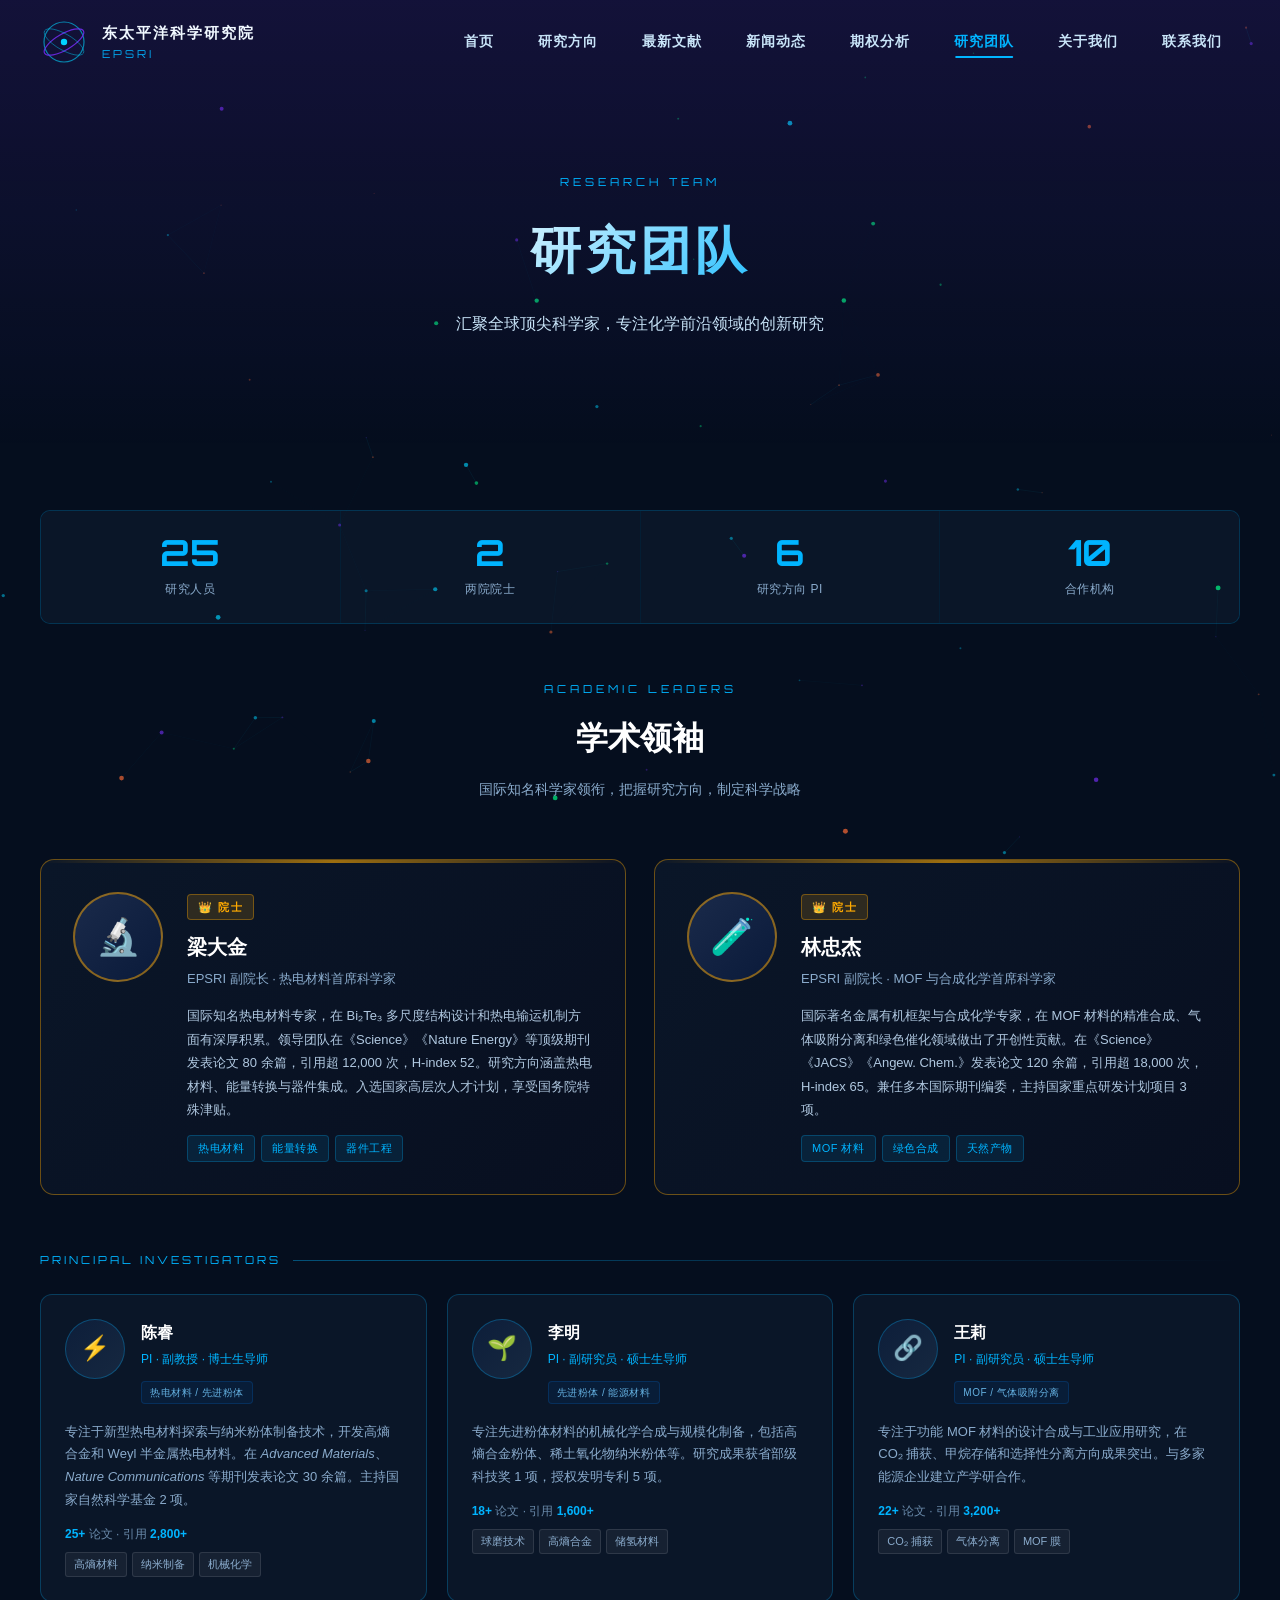
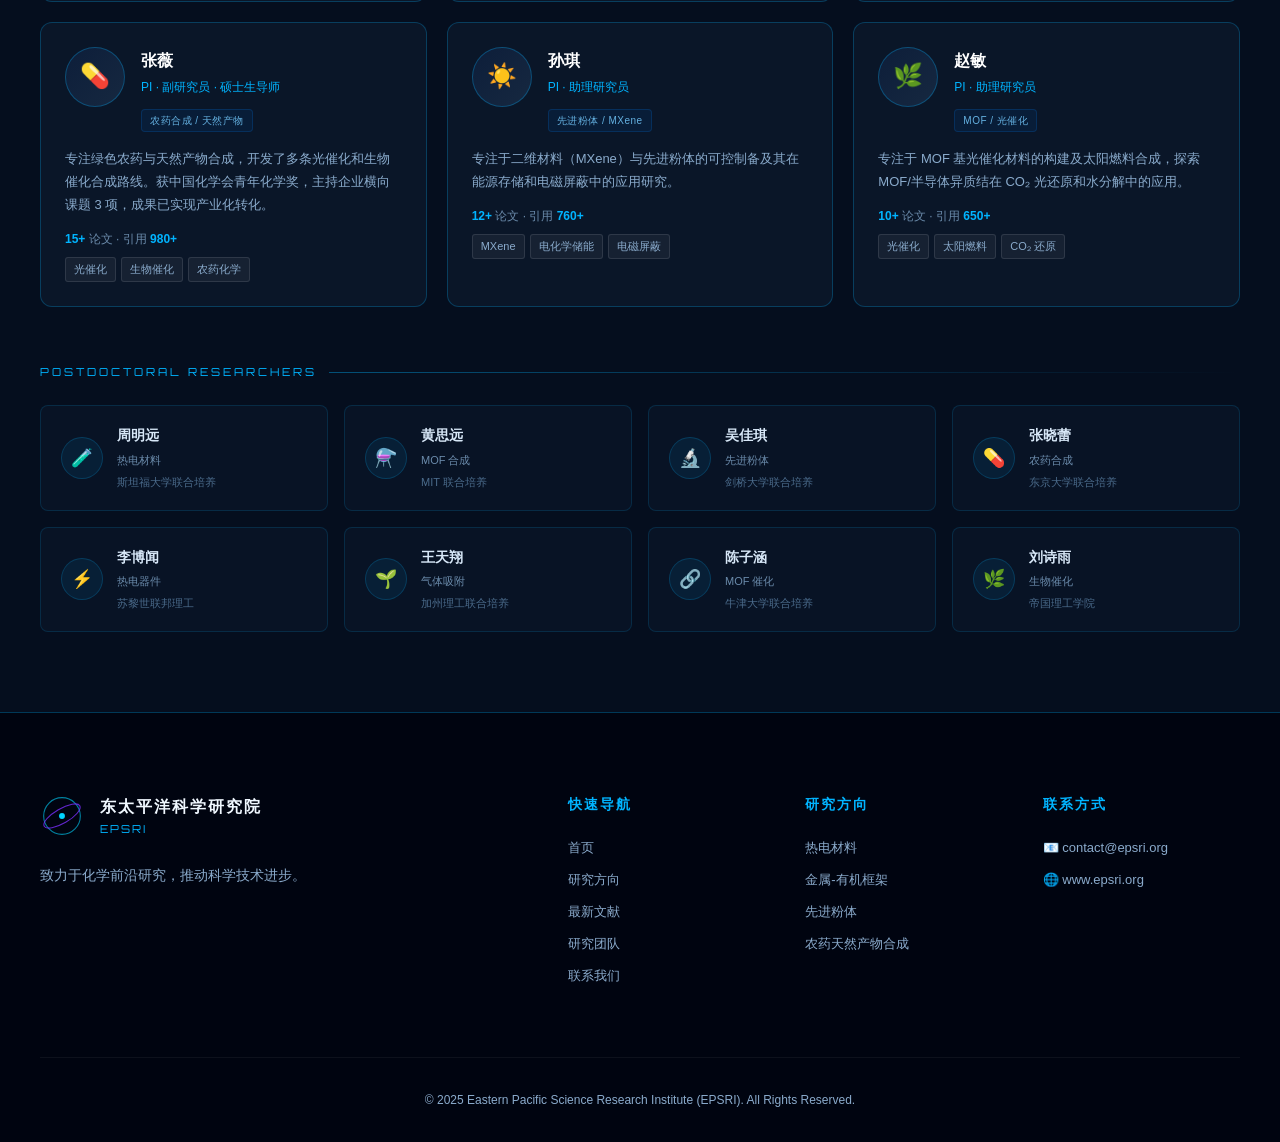
<file: pages/team.html>
<!DOCTYPE html>
<html lang="zh-CN">
<head>
    <meta charset="UTF-8">
    <meta name="viewport" content="width=device-width, initial-scale=1.0">
    <title>研究团队 | 东太平洋科学研究院 EPSRI</title>
    <link rel="stylesheet" href="../css/main.css">
    <link rel="stylesheet" href="../css/animations.css">
    <link href="https://fonts.googleapis.com/css2?family=Orbitron:wght@400;700;900&family=Rajdhani:wght@300;400;600&family=Noto+Sans:wght@300;400;700&display=swap" rel="stylesheet">
    <link rel="icon" href="../images/favicon.svg" type="image/svg+xml">
    <style>
        /* ── 团队页面通用 ── */
        .team-section { padding: 60px 40px 80px; max-width: 1400px; margin: 0 auto; }
        .team-section-header { text-align: center; margin-bottom: 56px; }
        .team-section-header .section-tag { font-size: 11px; letter-spacing: 4px; color: #00b4ff; font-family: 'Orbitron', monospace; margin-bottom: 12px; }
        .team-section-header h2 { font-size: 32px; font-weight: 700; color: #ffffff; margin-bottom: 12px; }
        .team-section-header p { font-size: 14px; color: #8aabcc; max-width: 600px; margin: 0 auto; line-height: 1.8; }

        /* ── 院士区块 ── */
        .academician-row { display: grid; grid-template-columns: 1fr 1fr; gap: 28px; margin-bottom: 56px; }
        .academician-card {
            background: linear-gradient(135deg, #0a1628 0%, #080f20 100%);
            border: 1px solid rgba(255, 170, 0, 0.4);
            border-radius: 14px;
            padding: 32px;
            display: flex;
            gap: 24px;
            position: relative;
            overflow: hidden;
            transition: border-color 0.3s, transform 0.3s;
        }
        .academician-card:hover { border-color: rgba(255, 170, 0, 0.7); transform: translateY(-4px); }
        .academician-card::before {
            content: '';
            position: absolute;
            top: 0; left: 0; right: 0;
            height: 3px;
            background: linear-gradient(90deg, transparent, rgba(255,170,0,0.6), transparent);
        }
        .academician-avatar {
            width: 90px;
            height: 90px;
            border-radius: 50%;
            background: linear-gradient(135deg, #1a2a4a, #0a1a3a);
            border: 2px solid rgba(255,170,0,0.5);
            display: flex;
            align-items: center;
            justify-content: center;
            font-size: 36px;
            flex-shrink: 0;
        }
        .academician-info { flex: 1; }
        .academician-badge-tag {
            display: inline-block;
            font-size: 11px;
            font-weight: 700;
            letter-spacing: 1.5px;
            color: #ffaa00;
            background: rgba(255,170,0,0.15);
            border: 1px solid rgba(255,170,0,0.35);
            border-radius: 4px;
            padding: 3px 10px;
            margin-bottom: 10px;
        }
        .academician-name { font-size: 20px; font-weight: 700; color: #ffffff; margin-bottom: 4px; }
        .academician-title { font-size: 13px; color: #8aabcc; margin-bottom: 14px; }
        .academician-desc { font-size: 13px; color: #b0c8e0; line-height: 1.8; margin-bottom: 14px; }
        .research-areas { display: flex; flex-wrap: wrap; gap: 6px; }
        .area-tag {
            font-size: 11px;
            color: #00b4ff;
            background: rgba(0,180,255,0.1);
            border: 1px solid rgba(0,180,255,0.25);
            border-radius: 4px;
            padding: 3px 10px;
            letter-spacing: 0.5px;
        }

        /* ── PI 区块 ── */
        .pi-section-label {
            font-size: 11px;
            letter-spacing: 3px;
            color: #00b4ff;
            font-family: 'Orbitron', monospace;
            margin-bottom: 24px;
            display: flex;
            align-items: center;
            gap: 12px;
        }
        .pi-section-label::after {
            content: '';
            flex: 1;
            height: 1px;
            background: linear-gradient(90deg, rgba(0,180,255,0.4), transparent);
        }
        .pi-grid { display: grid; grid-template-columns: repeat(auto-fill, minmax(300px, 1fr)); gap: 20px; margin-bottom: 56px; }
        .pi-card {
            background: #0a1628;
            border: 1px solid rgba(0,180,255,0.25);
            border-radius: 12px;
            padding: 24px;
            transition: all 0.3s;
        }
        .pi-card:hover { border-color: rgba(0,180,255,0.5); transform: translateY(-3px); box-shadow: 0 8px 24px rgba(0,180,255,0.08); }
        .pi-header { display: flex; gap: 16px; margin-bottom: 16px; align-items: flex-start; }
        .pi-avatar {
            width: 60px;
            height: 60px;
            border-radius: 50%;
            background: linear-gradient(135deg, #0d1e3a, #162840);
            border: 1px solid rgba(0,180,255,0.3);
            display: flex;
            align-items: center;
            justify-content: center;
            font-size: 24px;
            flex-shrink: 0;
        }
        .pi-name { font-size: 16px; font-weight: 700; color: #ffffff; margin-bottom: 3px; }
        .pi-title { font-size: 12px; color: #00b4ff; margin-bottom: 8px; }
        .pi-direction-tag {
            display: inline-block;
            font-size: 10px;
            color: #64b0e0;
            background: rgba(0,100,200,0.1);
            border: 1px solid rgba(0,100,200,0.25);
            border-radius: 4px;
            padding: 2px 8px;
            letter-spacing: 0.5px;
        }
        .pi-desc { font-size: 13px; color: #8aabcc; line-height: 1.75; margin-bottom: 12px; }
        .pi-papers { font-size: 12px; color: #6a8aaa; }
        .pi-papers strong { color: #00b4ff; }
        .pi-tags { display: flex; flex-wrap: wrap; gap: 5px; margin-top: 8px; }
        .pi-tag { font-size: 11px; color: #8aabcc; background: rgba(255,255,255,0.05); border: 1px solid rgba(255,255,255,0.1); border-radius: 3px; padding: 2px 8px; }

        /* ── 博士后区块 ── */
        .postdoc-grid { display: grid; grid-template-columns: repeat(auto-fill, minmax(240px, 1fr)); gap: 16px; }
        .postdoc-card {
            background: rgba(10,22,40,0.7);
            border: 1px solid rgba(0,180,255,0.15);
            border-radius: 8px;
            padding: 18px 20px;
            display: flex;
            align-items: center;
            gap: 14px;
            transition: all 0.3s;
        }
        .postdoc-card:hover { border-color: rgba(0,180,255,0.35); background: #0a1628; }
        .postdoc-avatar {
            width: 42px;
            height: 42px;
            border-radius: 50%;
            background: rgba(0,180,255,0.08);
            border: 1px solid rgba(0,180,255,0.2);
            display: flex;
            align-items: center;
            justify-content: center;
            font-size: 18px;
            flex-shrink: 0;
        }
        .postdoc-name { font-size: 14px; font-weight: 600; color: #d8e8f8; }
        .postdoc-dir { font-size: 11px; color: #6a8aaa; margin-top: 3px; }
        .postdoc-univ { font-size: 11px; color: #4a6a8a; margin-top: 3px; }

        /* ── 团队数据 ── */
        .team-stats-row {
            display: grid;
            grid-template-columns: repeat(4, 1fr);
            gap: 1px;
            background: rgba(0,180,255,0.1);
            border: 1px solid rgba(0,180,255,0.15);
            border-radius: 10px;
            overflow: hidden;
            margin-bottom: 56px;
        }
        .team-stat-item {
            background: #0a1628;
            text-align: center;
            padding: 24px 16px;
        }
        .team-stat-n {
            font-family: 'Orbitron', monospace;
            font-size: 36px;
            font-weight: 700;
            color: #00b4ff;
            display: block;
            line-height: 1;
        }
        .team-stat-l {
            font-size: 12px;
            color: #8aabcc;
            margin-top: 8px;
            display: block;
            letter-spacing: 0.5px;
        }

        /* ── 响应式 ── */
        @media (max-width: 900px) {
            .academician-row { grid-template-columns: 1fr; }
            .team-stats-row { grid-template-columns: repeat(2, 1fr); }
            .team-section { padding: 40px 20px 60px; }
        }
        @media (max-width: 600px) {
            .team-stats-row { grid-template-columns: 1fr 1fr; }
        }
    </style>
</head>
<body>
    <div id="particles-container"></div>

    <nav class="navbar scrolled" id="navbar">
        <div class="nav-container">
            <div class="nav-logo">
                <div class="logo-icon">
                    <svg viewBox="0 0 60 60" xmlns="http://www.w3.org/2000/svg">
                        <circle cx="30" cy="30" r="25" stroke="#00d4ff" stroke-width="1.5" fill="none" opacity="0.6"/>
                        <ellipse cx="30" cy="30" rx="28" ry="10" stroke="#7b2fff" stroke-width="1.5" fill="none" opacity="0.8" transform="rotate(-30 30 30)"/>
                        <ellipse cx="30" cy="30" rx="28" ry="10" stroke="#00d4ff" stroke-width="1" fill="none" opacity="0.5" transform="rotate(30 30 30)"/>
                        <circle cx="30" cy="30" r="4" fill="#00d4ff"/>
                    </svg>
                </div>
                <div class="logo-text">
                    <span class="logo-cn">东太平洋科学研究院</span>
                    <span class="logo-en">EPSRI</span>
                </div>
            </div>
            <div class="nav-menu" id="navMenu">
                <a href="../index.html" class="nav-link">首页</a>
                <a href="research.html" class="nav-link">研究方向</a>
                <a href="publications.html" class="nav-link">最新文献</a>
                <a href="news.html" class="nav-link">新闻动态</a>
                <a href="options.html" class="nav-link">期权分析</a>
                <a href="team.html" class="nav-link active">研究团队</a>
                <a href="about.html" class="nav-link">关于我们</a>
                <a href="contact.html" class="nav-link">联系我们</a>
            </div>
            <div class="nav-toggle" id="navToggle"><span></span><span></span><span></span></div>
        </div>
    </nav>

    <section class="page-header">
        <div>
            <span class="page-header-tag">RESEARCH TEAM</span>
            <h1>研究团队</h1>
            <p>汇聚全球顶尖科学家，专注化学前沿领域的创新研究</p>
        </div>
    </section>

    <!-- 团队数据概览 -->
    <div class="team-section">
        <div class="team-stats-row">
            <div class="team-stat-item">
                <span class="team-stat-n">25</span>
                <span class="team-stat-l">研究人员</span>
            </div>
            <div class="team-stat-item">
                <span class="team-stat-n">2</span>
                <span class="team-stat-l">两院院士</span>
            </div>
            <div class="team-stat-item">
                <span class="team-stat-n">6</span>
                <span class="team-stat-l">研究方向 PI</span>
            </div>
            <div class="team-stat-item">
                <span class="team-stat-n">10</span>
                <span class="team-stat-l">合作机构</span>
            </div>
        </div>

        <!-- 院士团队 -->
        <div class="team-section-header">
            <div class="section-tag">ACADEMIC LEADERS</div>
            <h2>学术领袖</h2>
            <p>国际知名科学家领衔，把握研究方向，制定科学战略</p>
        </div>
        <div class="academician-row">
            <div class="academician-card">
                <div class="academician-avatar">🔬</div>
                <div class="academician-info">
                    <div class="academician-badge-tag">👑 院士</div>
                    <div class="academician-name">梁大金</div>
                    <div class="academician-title">EPSRI 副院长 · 热电材料首席科学家</div>
                    <div class="academician-desc">
                        国际知名热电材料专家，在 Bi₂Te₃ 多尺度结构设计和热电输运机制方面有深厚积累。领导团队在《Science》《Nature Energy》等顶级期刊发表论文 80 余篇，引用超 12,000 次，H-index 52。研究方向涵盖热电材料、能量转换与器件集成。入选国家高层次人才计划，享受国务院特殊津贴。
                    </div>
                    <div class="research-areas">
                        <span class="area-tag">热电材料</span>
                        <span class="area-tag">能量转换</span>
                        <span class="area-tag">器件工程</span>
                    </div>
                </div>
            </div>
            <div class="academician-card">
                <div class="academician-avatar">🧪</div>
                <div class="academician-info">
                    <div class="academician-badge-tag">👑 院士</div>
                    <div class="academician-name">林忠杰</div>
                    <div class="academician-title">EPSRI 副院长 · MOF 与合成化学首席科学家</div>
                    <div class="academician-desc">
                        国际著名金属有机框架与合成化学专家，在 MOF 材料的精准合成、气体吸附分离和绿色催化领域做出了开创性贡献。在《Science》《JACS》《Angew. Chem.》发表论文 120 余篇，引用超 18,000 次，H-index 65。兼任多本国际期刊编委，主持国家重点研发计划项目 3 项。
                    </div>
                    <div class="research-areas">
                        <span class="area-tag">MOF 材料</span>
                        <span class="area-tag">绿色合成</span>
                        <span class="area-tag">天然产物</span>
                    </div>
                </div>
            </div>
        </div>

        <!-- PI 团队 -->
        <div class="pi-section-label">PRINCIPAL INVESTIGATORS</div>
        <div class="pi-grid">
            <div class="pi-card">
                <div class="pi-header">
                    <div class="pi-avatar">⚡</div>
                    <div>
                        <div class="pi-name">陈睿</div>
                        <div class="pi-title">PI · 副教授 · 博士生导师</div>
                        <span class="pi-direction-tag">热电材料 / 先进粉体</span>
                    </div>
                </div>
                <div class="pi-desc">专注于新型热电材料探索与纳米粉体制备技术，开发高熵合金和 Weyl 半金属热电材料。在 <em>Advanced Materials</em>、<em>Nature Communications</em> 等期刊发表论文 30 余篇。主持国家自然科学基金 2 项。</div>
                <div class="pi-papers"><strong>25+</strong> 论文 · 引用 <strong>2,800+</strong></div>
                <div class="pi-tags">
                    <span class="pi-tag">高熵材料</span><span class="pi-tag">纳米制备</span><span class="pi-tag">机械化学</span>
                </div>
            </div>

            <div class="pi-card">
                <div class="pi-header">
                    <div class="pi-avatar">🌱</div>
                    <div>
                        <div class="pi-name">李明</div>
                        <div class="pi-title">PI · 副研究员 · 硕士生导师</div>
                        <span class="pi-direction-tag">先进粉体 / 能源材料</span>
                    </div>
                </div>
                <div class="pi-desc">专注先进粉体材料的机械化学合成与规模化制备，包括高熵合金粉体、稀土氧化物纳米粉体等。研究成果获省部级科技奖 1 项，授权发明专利 5 项。</div>
                <div class="pi-papers"><strong>18+</strong> 论文 · 引用 <strong>1,600+</strong></div>
                <div class="pi-tags">
                    <span class="pi-tag">球磨技术</span><span class="pi-tag">高熵合金</span><span class="pi-tag">储氢材料</span>
                </div>
            </div>

            <div class="pi-card">
                <div class="pi-header">
                    <div class="pi-avatar">🔗</div>
                    <div>
                        <div class="pi-name">王莉</div>
                        <div class="pi-title">PI · 副研究员 · 硕士生导师</div>
                        <span class="pi-direction-tag">MOF / 气体吸附分离</span>
                    </div>
                </div>
                <div class="pi-desc">专注于功能 MOF 材料的设计合成与工业应用研究，在 CO₂ 捕获、甲烷存储和选择性分离方向成果突出。与多家能源企业建立产学研合作。</div>
                <div class="pi-papers"><strong>22+</strong> 论文 · 引用 <strong>3,200+</strong></div>
                <div class="pi-tags">
                    <span class="pi-tag">CO₂ 捕获</span><span class="pi-tag">气体分离</span><span class="pi-tag">MOF 膜</span>
                </div>
            </div>

            <div class="pi-card">
                <div class="pi-header">
                    <div class="pi-avatar">💊</div>
                    <div>
                        <div class="pi-name">张薇</div>
                        <div class="pi-title">PI · 副研究员 · 硕士生导师</div>
                        <span class="pi-direction-tag">农药合成 / 天然产物</span>
                    </div>
                </div>
                <div class="pi-desc">专注绿色农药与天然产物合成，开发了多条光催化和生物催化合成路线。获中国化学会青年化学奖，主持企业横向课题 3 项，成果已实现产业化转化。</div>
                <div class="pi-papers"><strong>15+</strong> 论文 · 引用 <strong>980+</strong></div>
                <div class="pi-tags">
                    <span class="pi-tag">光催化</span><span class="pi-tag">生物催化</span><span class="pi-tag">农药化学</span>
                </div>
            </div>

            <div class="pi-card">
                <div class="pi-header">
                    <div class="pi-avatar">☀️</div>
                    <div>
                        <div class="pi-name">孙琪</div>
                        <div class="pi-title">PI · 助理研究员</div>
                        <span class="pi-direction-tag">先进粉体 / MXene</span>
                    </div>
                </div>
                <div class="pi-desc">专注于二维材料（MXene）与先进粉体的可控制备及其在能源存储和电磁屏蔽中的应用研究。</div>
                <div class="pi-papers"><strong>12+</strong> 论文 · 引用 <strong>760+</strong></div>
                <div class="pi-tags">
                    <span class="pi-tag">MXene</span><span class="pi-tag">电化学储能</span><span class="pi-tag">电磁屏蔽</span>
                </div>
            </div>

            <div class="pi-card">
                <div class="pi-header">
                    <div class="pi-avatar">🌿</div>
                    <div>
                        <div class="pi-name">赵敏</div>
                        <div class="pi-title">PI · 助理研究员</div>
                        <span class="pi-direction-tag">MOF / 光催化</span>
                    </div>
                </div>
                <div class="pi-desc">专注于 MOF 基光催化材料的构建及太阳燃料合成，探索 MOF/半导体异质结在 CO₂ 光还原和水分解中的应用。</div>
                <div class="pi-papers"><strong>10+</strong> 论文 · 引用 <strong>650+</strong></div>
                <div class="pi-tags">
                    <span class="pi-tag">光催化</span><span class="pi-tag">太阳燃料</span><span class="pi-tag">CO₂ 还原</span>
                </div>
            </div>
        </div>

        <!-- 博士后团队 -->
        <div class="pi-section-label">POSTDOCTORAL RESEARCHERS</div>
        <div class="postdoc-grid">
            <div class="postdoc-card"><div class="postdoc-avatar">🧪</div><div><div class="postdoc-name">周明远</div><div class="postdoc-dir">热电材料</div><div class="postdoc-univ">斯坦福大学联合培养</div></div></div>
            <div class="postdoc-card"><div class="postdoc-avatar">⚗️</div><div><div class="postdoc-name">黄思远</div><div class="postdoc-dir">MOF 合成</div><div class="postdoc-univ">MIT 联合培养</div></div></div>
            <div class="postdoc-card"><div class="postdoc-avatar">🔬</div><div><div class="postdoc-name">吴佳琪</div><div class="postdoc-dir">先进粉体</div><div class="postdoc-univ">剑桥大学联合培养</div></div></div>
            <div class="postdoc-card"><div class="postdoc-avatar">💊</div><div><div class="postdoc-name">张晓蕾</div><div class="postdoc-dir">农药合成</div><div class="postdoc-univ">东京大学联合培养</div></div></div>
            <div class="postdoc-card"><div class="postdoc-avatar">⚡</div><div><div class="postdoc-name">李博闻</div><div class="postdoc-dir">热电器件</div><div class="postdoc-univ">苏黎世联邦理工</div></div></div>
            <div class="postdoc-card"><div class="postdoc-avatar">🌱</div><div><div class="postdoc-name">王天翔</div><div class="postdoc-dir">气体吸附</div><div class="postdoc-univ">加州理工联合培养</div></div></div>
            <div class="postdoc-card"><div class="postdoc-avatar">🔗</div><div><div class="postdoc-name">陈子涵</div><div class="postdoc-dir">MOF 催化</div><div class="postdoc-univ">牛津大学联合培养</div></div></div>
            <div class="postdoc-card"><div class="postdoc-avatar">🌿</div><div><div class="postdoc-name">刘诗雨</div><div class="postdoc-dir">生物催化</div><div class="postdoc-univ">帝国理工学院</div></div></div>
        </div>
    </div>

    <footer class="footer">
        <div class="footer-content">
            <div class="footer-brand">
                <div class="footer-logo">
                    <svg viewBox="0 0 60 60" xmlns="http://www.w3.org/2000/svg" width="44" height="44">
                        <circle cx="30" cy="30" r="25" stroke="#00d4ff" stroke-width="1.5" fill="none" opacity="0.6"/>
                        <ellipse cx="30" cy="30" rx="28" ry="10" stroke="#7b2fff" stroke-width="1.5" fill="none" opacity="0.8" transform="rotate(-30 30 30)"/>
                        <circle cx="30" cy="30" r="4" fill="#00d4ff"/>
                    </svg>
                    <div>
                        <div class="footer-logo-cn">东太平洋科学研究院</div>
                        <div class="footer-logo-en">EPSRI</div>
                    </div>
                </div>
                <p class="footer-desc">致力于化学前沿研究，推动科学技术进步。</p>
            </div>
            <div class="footer-links">
                <div class="footer-col">
                    <h4>快速导航</h4>
                    <a href="../index.html">首页</a>
                    <a href="research.html">研究方向</a>
                    <a href="publications.html">最新文献</a>
                    <a href="team.html">研究团队</a>
                    <a href="contact.html">联系我们</a>
                </div>
                <div class="footer-col">
                    <h4>研究方向</h4>
                    <a href="research.html#thermoelectric">热电材料</a>
                    <a href="research.html#mof">金属-有机框架</a>
                    <a href="research.html#powder">先进粉体</a>
                    <a href="research.html#synthesis">农药天然产物合成</a>
                </div>
                <div class="footer-col">
                    <h4>联系方式</h4>
                    <span>📧 contact@epsri.org</span>
                    <span>🌐 www.epsri.org</span>
                </div>
            </div>
        </div>
        <div class="footer-bottom">
            <p>© 2025 Eastern Pacific Science Research Institute (EPSRI). All Rights Reserved.</p>
        </div>
    </footer>

    <script src="../js/main.js"></script>
    <script src="../js/particles.js"></script>
    <script src="../js/animations.js"></script>
</body>
</html>
</file>
<file: css/main.css>
/* ===== CSS Variables ===== */
:root {
    --primary: #00b4ff;
    --secondary: #7b2fff;
    --accent: #ff6b35;
    --green: #00dd77;
    --bg-dark: #050e1e;
    --bg-card: rgba(12, 22, 45, 0.85);
    --bg-card2: rgba(18, 30, 60, 0.9);
    --text-primary: #f0f8ff;
    --text-secondary: #c8e4f8;
    --text-muted: #8aabcc;
    --border: rgba(0, 180, 255, 0.3);
    --glow-primary: 0 0 20px rgba(0, 180, 255, 0.4);
    --glow-secondary: 0 0 20px rgba(123, 47, 255, 0.4);
    --transition: all 0.3s cubic-bezier(0.4, 0, 0.2, 1);
}

/* ===== 高对比豆腐块样式 ===== */
.card-block {
    background: #0a1628;
    border: 1px solid rgba(0, 180, 255, 0.35);
    border-radius: 10px;
    padding: 24px;
    color: #d8e8f8;
}

.card-block h3,
.card-block .pub-title {
    color: #ffffff;
}

.card-block .pub-abstract,
.card-block p {
    color: #b0c8e0;
}

/* 新闻卡片高对比 */
.news-card {
    background: #0a1628 !important;
    border: 1px solid rgba(0, 180, 255, 0.3) !important;
    color: #d8e8f8;
}

.news-card h3,
.news-card .news-title {
    color: #ffffff !important;
}

.news-card p,
.news-card .news-excerpt {
    color: #a0b8d0 !important;
}

/* ===== Reset & Base ===== */
*, *::before, *::after { box-sizing: border-box; margin: 0; padding: 0; }
html { scroll-behavior: smooth; }
body {
    font-family: 'Noto Sans SC', sans-serif;
    background-color: var(--bg-dark);
    color: var(--text-primary);
    overflow-x: hidden;
    line-height: 1.7;
}
a { text-decoration: none; color: inherit; }
img { max-width: 100%; display: block; }

/* ===== Scrollbar ===== */
::-webkit-scrollbar { width: 6px; }
::-webkit-scrollbar-track { background: #020818; }
::-webkit-scrollbar-thumb { background: var(--primary); border-radius: 3px; }

/* ===== Particles ===== */
#particles-container {
    position: fixed; top: 0; left: 0; width: 100%; height: 100%;
    pointer-events: none; z-index: 0; overflow: hidden;
}

/* ===== Navbar ===== */
.navbar {
    position: fixed; top: 0; left: 0; width: 100%; z-index: 1000;
    padding: 0;
    transition: var(--transition);
    backdrop-filter: blur(0px);
}
.navbar.scrolled {
    background: rgba(2, 8, 24, 0.92);
    backdrop-filter: blur(20px);
    border-bottom: 1px solid var(--border);
    box-shadow: 0 4px 30px rgba(0, 212, 255, 0.1);
}
.nav-container {
    max-width: 1400px; margin: 0 auto;
    display: flex; align-items: center; justify-content: space-between;
    padding: 18px 40px;
}
.nav-logo {
    display: flex; align-items: center; gap: 14px;
}
.logo-icon { width: 48px; height: 48px; animation: spin-slow 20s linear infinite; }
.logo-text { display: flex; flex-direction: column; }
.logo-cn {
    font-size: 15px; font-weight: 700; color: var(--text-primary);
    letter-spacing: 2px;
}
.logo-en {
    font-family: 'Orbitron', monospace; font-size: 11px;
    color: var(--primary); letter-spacing: 3px; opacity: 0.9;
}
.nav-menu { display: flex; gap: 8px; align-items: center; }
.nav-link {
    padding: 8px 18px; border-radius: 4px;
    font-size: 14px; font-weight: 600; letter-spacing: 1px;
    color: var(--text-secondary); transition: var(--transition);
    position: relative;
}
.nav-link::after {
    content: ''; position: absolute; bottom: 4px; left: 50%; transform: translateX(-50%);
    width: 0; height: 2px; background: var(--primary);
    transition: width 0.3s ease; border-radius: 1px;
}
.nav-link:hover, .nav-link.active {
    color: var(--primary);
}
.nav-link:hover::after, .nav-link.active::after { width: 60%; }
.nav-toggle {
    display: none; flex-direction: column; gap: 5px;
    cursor: pointer; padding: 5px;
}
.nav-toggle span {
    display: block; width: 24px; height: 2px;
    background: var(--primary); border-radius: 1px; transition: var(--transition);
}

/* ===== Hero Section ===== */
.hero {
    position: relative; min-height: 100vh;
    display: flex; align-items: center; justify-content: center;
    overflow: hidden; padding: 100px 40px 60px;
}
.hero-bg {
    position: absolute; inset: 0; z-index: 1;
    background: radial-gradient(ellipse at 20% 50%, rgba(123, 47, 255, 0.15) 0%, transparent 60%),
                radial-gradient(ellipse at 80% 20%, rgba(0, 212, 255, 0.12) 0%, transparent 50%),
                radial-gradient(ellipse at 50% 80%, rgba(0, 255, 136, 0.05) 0%, transparent 50%);
}
.hex-grid {
    position: absolute; inset: 0; opacity: 0.03;
    background-image: url("data:image/svg+xml,%3Csvg xmlns='http://www.w3.org/2000/svg' width='60' height='52'%3E%3Cpath d='M30,2 L58,17 L58,47 L30,62 L2,47 L2,17Z' stroke='%2300d4ff' stroke-width='1' fill='none'/%3E%3C/svg%3E");
    background-size: 60px 52px;
}
.energy-orb {
    position: absolute; border-radius: 50%;
    filter: blur(80px); animation: pulse-orb 6s ease-in-out infinite;
}
.orb1 { width: 500px; height: 500px; background: rgba(123, 47, 255, 0.15); top: -100px; left: -100px; }
.orb2 { width: 400px; height: 400px; background: rgba(0, 212, 255, 0.1); top: 20%; right: -50px; animation-delay: -2s; }
.orb3 { width: 300px; height: 300px; background: rgba(0, 255, 136, 0.08); bottom: 0; left: 40%; animation-delay: -4s; }

.hero-content { position: relative; z-index: 2; text-align: center; max-width: 1000px; }
.hero-badge {
    display: inline-block; margin-bottom: 30px;
    padding: 6px 24px; border: 1px solid rgba(0, 212, 255, 0.4);
    border-radius: 20px; font-family: 'Orbitron', monospace;
    font-size: 11px; letter-spacing: 3px; color: var(--primary);
    background: rgba(0, 212, 255, 0.05);
}
.hero-title { margin-bottom: 24px; }
.title-cn {
    display: block; font-size: clamp(32px, 5vw, 64px); font-weight: 700;
    letter-spacing: 6px; line-height: 1.2;
    background: linear-gradient(135deg, #fff 0%, #00d4ff 50%, #7b2fff 100%);
    -webkit-background-clip: text; -webkit-text-fill-color: transparent;
    background-clip: text;
}
.title-divider {
    display: block; width: 80px; height: 2px; margin: 16px auto;
    background: linear-gradient(90deg, transparent, var(--primary), transparent);
}
.title-en {
    display: block; font-family: 'Orbitron', monospace;
    font-size: clamp(12px, 1.8vw, 18px); letter-spacing: 4px;
    color: var(--text-secondary); font-weight: 400;
}
.hero-subtitle {
    font-size: 16px; color: var(--text-secondary);
    margin-bottom: 50px; letter-spacing: 1px;
}
.hero-stats {
    display: flex; justify-content: center; gap: 60px;
    margin-bottom: 50px; flex-wrap: wrap;
}
.stat-item { text-align: center; }
.stat-num {
    display: block; font-family: 'Orbitron', monospace;
    font-size: clamp(36px, 4vw, 56px); font-weight: 900;
    color: var(--primary); line-height: 1;
}
.stat-plus { font-family: 'Orbitron', monospace; font-size: 28px; color: var(--primary); }
.stat-label { display: block; font-size: 12px; color: var(--text-muted); margin-top: 8px; letter-spacing: 2px; }

.hero-actions { display: flex; gap: 20px; justify-content: center; flex-wrap: wrap; }

/* ===== Buttons ===== */
.btn-primary {
    padding: 14px 36px; border-radius: 4px;
    background: linear-gradient(135deg, var(--primary), var(--secondary));
    color: #fff; font-weight: 700; font-size: 14px; letter-spacing: 1px;
    transition: var(--transition); position: relative; overflow: hidden;
    border: none; cursor: pointer;
}
.btn-primary::before {
    content: ''; position: absolute; inset: 0;
    background: linear-gradient(135deg, var(--secondary), var(--primary));
    opacity: 0; transition: opacity 0.3s;
}
.btn-primary:hover::before { opacity: 1; }
.btn-primary:hover { transform: translateY(-2px); box-shadow: 0 8px 30px rgba(0, 212, 255, 0.4); }
.btn-primary span { position: relative; z-index: 1; }

.btn-secondary {
    padding: 13px 35px; border-radius: 4px;
    border: 1px solid var(--primary); color: var(--primary);
    font-weight: 700; font-size: 14px; letter-spacing: 1px;
    transition: var(--transition); background: transparent; cursor: pointer;
}
.btn-secondary:hover {
    background: rgba(0, 212, 255, 0.1);
    box-shadow: 0 0 20px rgba(0, 212, 255, 0.2);
    transform: translateY(-2px);
}
.btn-outline {
    padding: 13px 35px; border-radius: 4px;
    border: 1px solid rgba(255,255,255,0.3); color: rgba(255,255,255,0.8);
    font-weight: 700; font-size: 14px; letter-spacing: 1px;
    transition: var(--transition); background: transparent;
}
.btn-outline:hover { border-color: #fff; color: #fff; background: rgba(255,255,255,0.1); }

/* ===== Scroll Indicator ===== */
.scroll-indicator {
    position: absolute; bottom: 30px; left: 50%; transform: translateX(-50%);
    display: flex; flex-direction: column; align-items: center; gap: 8px;
    color: var(--text-muted); font-size: 12px; letter-spacing: 2px;
    animation: float 2s ease-in-out infinite; z-index: 2;
}
.mouse-icon {
    width: 24px; height: 36px; border: 2px solid var(--text-muted);
    border-radius: 12px; display: flex; justify-content: center; padding-top: 6px;
}
.scroll-wheel {
    width: 4px; height: 8px; background: var(--primary);
    border-radius: 2px; animation: scroll-wheel 2s ease-in-out infinite;
}

/* ===== Section Common ===== */
section { position: relative; z-index: 2; padding: 100px 40px; }
.section-header { text-align: center; margin-bottom: 60px; }
.section-tag {
    font-family: 'Orbitron', monospace; font-size: 11px;
    letter-spacing: 4px; color: var(--primary);
    margin-bottom: 16px; display: block;
}
.section-title {
    font-size: clamp(28px, 3vw, 42px); font-weight: 700;
    letter-spacing: 3px; margin-bottom: 16px;
    background: linear-gradient(135deg, #fff 0%, var(--primary) 100%);
    -webkit-background-clip: text; -webkit-text-fill-color: transparent;
    background-clip: text;
}
.section-desc { color: var(--text-secondary); font-size: 16px; }

/* ===== Research Grid ===== */
.research-preview { background: linear-gradient(180deg, transparent, rgba(5,12,35,0.8), transparent); }
.research-grid {
    display: grid; grid-template-columns: repeat(auto-fit, minmax(280px, 1fr));
    gap: 24px; max-width: 1400px; margin: 0 auto;
}
.research-card {
    position: relative; padding: 40px 32px;
    background: var(--bg-card); border: 1px solid var(--border);
    border-radius: 12px; overflow: hidden; cursor: pointer;
    transition: var(--transition);
}
.research-card::before {
    content: ''; position: absolute; inset: 0; border-radius: 12px;
    background: linear-gradient(135deg, rgba(0,212,255,0.05), rgba(123,47,255,0.05));
    opacity: 0; transition: opacity 0.3s;
}
.research-card:hover { transform: translateY(-8px); border-color: rgba(0,212,255,0.5); }
.research-card:hover::before { opacity: 1; }
.research-card:hover .card-glow { opacity: 1; }
.card-glow {
    position: absolute; top: -50%; left: -50%; width: 200%; height: 200%;
    background: radial-gradient(circle, rgba(0,212,255,0.08) 0%, transparent 60%);
    opacity: 0; transition: opacity 0.5s; pointer-events: none;
}
.card-number {
    position: absolute; top: 20px; right: 24px;
    font-family: 'Orbitron', monospace; font-size: 36px; font-weight: 900;
    color: rgba(0,212,255,0.08); line-height: 1;
}
.card-icon { width: 80px; height: 80px; margin-bottom: 24px; }
.card-title { font-size: 22px; font-weight: 700; margin-bottom: 6px; letter-spacing: 2px; }
.card-subtitle { font-family: 'Rajdhani', sans-serif; font-size: 14px; color: var(--primary); margin-bottom: 16px; letter-spacing: 1px; }
.card-desc { font-size: 14px; color: var(--text-secondary); line-height: 1.8; margin-bottom: 24px; }
.card-link { font-size: 13px; color: var(--primary); font-weight: 600; transition: var(--transition); letter-spacing: 1px; }
.card-link:hover { letter-spacing: 2px; }

/* Research card accent colors */
.research-card[data-index="01"] { border-top: 2px solid #ff6b35; }
.research-card[data-index="01"] .card-title { color: #ff6b35; }
.research-card[data-index="02"] { border-top: 2px solid var(--primary); }
.research-card[data-index="02"] .card-title { color: var(--primary); }
.research-card[data-index="03"] { border-top: 2px solid var(--secondary); }
.research-card[data-index="03"] .card-title { color: var(--secondary); }
.research-card[data-index="04"] { border-top: 2px solid var(--green); }
.research-card[data-index="04"] .card-title { color: var(--green); }

/* ===== News Section ===== */
.news-section { background: rgba(5,10,30,0.5); }
.news-grid {
    display: grid; grid-template-columns: 2fr 1fr 1fr;
    gap: 24px; max-width: 1400px; margin: 0 auto;
}
.news-card {
    padding: 32px; background: var(--bg-card);
    border: 1px solid var(--border); border-radius: 12px;
    position: relative; overflow: hidden; transition: var(--transition);
}
.news-card:hover { border-color: rgba(0,212,255,0.4); transform: translateY(-4px); }
.news-card.featured { border-left: 3px solid var(--primary); }
.news-badge {
    display: inline-block; padding: 4px 12px;
    background: rgba(0,212,255,0.1); border: 1px solid rgba(0,212,255,0.3);
    border-radius: 20px; font-size: 11px; color: var(--primary);
    letter-spacing: 1px; margin-bottom: 12px;
}
.news-date { font-family: 'Orbitron', monospace; font-size: 12px; color: var(--text-muted); margin-bottom: 12px; }
.news-card h3 { font-size: 18px; margin-bottom: 12px; line-height: 1.5; }
.news-card p { font-size: 14px; color: var(--text-secondary); line-height: 1.8; margin-bottom: 16px; }
.news-link { font-size: 13px; color: var(--primary); font-weight: 600; letter-spacing: 1px; }

/* ===== Partners ===== */
.partners-section { padding: 60px 0; overflow: hidden; }
.partners-track { overflow: hidden; }
.partners-slide {
    display: flex; gap: 0; width: max-content;
    animation: slide-track 20s linear infinite;
}
.partner-item {
    padding: 14px 40px; white-space: nowrap;
    font-family: 'Rajdhani', sans-serif; font-size: 14px;
    color: var(--text-muted); letter-spacing: 2px;
    border-right: 1px solid var(--border);
    transition: color 0.3s;
}
.partner-item:hover { color: var(--primary); }

/* ===== CTA ===== */
.cta-section {
    background: linear-gradient(135deg, rgba(123,47,255,0.15) 0%, rgba(0,212,255,0.1) 100%);
    border-top: 1px solid var(--border); border-bottom: 1px solid var(--border);
    text-align: center;
}
.cta-content { max-width: 700px; margin: 0 auto; }
.cta-content h2 { font-size: 36px; font-weight: 700; margin-bottom: 16px; letter-spacing: 2px; }
.cta-content p { color: var(--text-secondary); margin-bottom: 40px; font-size: 16px; }
.cta-actions { display: flex; gap: 20px; justify-content: center; flex-wrap: wrap; }

/* ===== Footer ===== */
.footer {
    background: rgba(1, 4, 15, 0.95);
    border-top: 1px solid var(--border); padding: 80px 40px 30px;
}
.footer-content {
    display: grid; grid-template-columns: 1fr 1.5fr;
    gap: 80px; max-width: 1400px; margin: 0 auto 60px;
}
.footer-logo {
    display: flex; align-items: center; gap: 16px; margin-bottom: 24px;
}
.footer-logo-cn { font-size: 16px; font-weight: 700; letter-spacing: 2px; }
.footer-logo-en { font-size: 11px; color: var(--primary); font-family: 'Orbitron', monospace; letter-spacing: 2px; }
.footer-desc { font-size: 14px; color: var(--text-muted); line-height: 1.8; }
.footer-links { display: grid; grid-template-columns: repeat(3, 1fr); gap: 40px; }
.footer-col h4 { font-size: 14px; font-weight: 700; color: var(--primary); margin-bottom: 20px; letter-spacing: 2px; }
.footer-col a, .footer-col span {
    display: block; font-size: 13px; color: var(--text-muted);
    margin-bottom: 10px; transition: color 0.3s;
}
.footer-col a:hover { color: var(--primary); }
.footer-bottom {
    text-align: center; padding-top: 30px;
    border-top: 1px solid rgba(255,255,255,0.05);
    font-size: 12px; color: var(--text-muted); line-height: 2;
}

/* ===== Page Header (for inner pages) ===== */
.page-header {
    min-height: 50vh; display: flex; align-items: center; justify-content: center;
    text-align: center; padding: 140px 40px 80px;
    background: linear-gradient(180deg, rgba(123,47,255,0.12) 0%, transparent 100%);
    position: relative;
}
.page-header-tag {
    font-family: 'Orbitron', monospace; font-size: 11px;
    letter-spacing: 4px; color: var(--primary); display: block; margin-bottom: 16px;
}
.page-header h1 {
    font-size: clamp(32px, 4vw, 56px); font-weight: 700;
    letter-spacing: 4px; margin-bottom: 16px;
    background: linear-gradient(135deg, #fff, var(--primary));
    -webkit-background-clip: text; -webkit-text-fill-color: transparent;
    background-clip: text;
}
.page-header p { font-size: 16px; color: var(--text-secondary); max-width: 600px; margin: 0 auto; }

/* ===== Inner Page Content ===== */
.content-section { max-width: 1400px; margin: 0 auto; }

/* Research detail cards */
.research-detail {
    display: grid; grid-template-columns: 1fr 1fr; gap: 60px;
    align-items: start; padding: 80px 0; border-bottom: 1px solid var(--border);
}
.research-detail:last-child { border-bottom: none; }
.research-detail.reverse { direction: rtl; }
.research-detail.reverse > * { direction: ltr; }
.detail-visual { position: relative; }
.detail-chart {
    width: 100%; aspect-ratio: 1; border-radius: 16px;
    background: var(--bg-card); border: 1px solid var(--border);
    display: flex; align-items: center; justify-content: center;
    overflow: hidden; position: relative;
}
.detail-tag {
    font-family: 'Orbitron', monospace; font-size: 10px;
    letter-spacing: 3px; color: var(--primary);
    margin-bottom: 12px; display: block;
}
.detail-title {
    font-size: 32px; font-weight: 700; letter-spacing: 3px; margin-bottom: 8px;
}
.detail-subtitle {
    font-family: 'Rajdhani', sans-serif; font-size: 18px;
    color: var(--primary); margin-bottom: 24px; letter-spacing: 2px;
}
.detail-desc { font-size: 15px; color: var(--text-secondary); line-height: 1.9; margin-bottom: 24px; }
.detail-highlights { list-style: none; margin-bottom: 32px; }
.detail-highlights li {
    font-size: 14px; color: var(--text-secondary); padding: 8px 0;
    border-bottom: 1px solid rgba(255,255,255,0.05);
    display: flex; align-items: center; gap: 12px;
}
.detail-highlights li::before {
    content: '▸'; color: var(--primary); font-size: 12px;
}

/* Publications */
.pub-filters {
    display: flex; gap: 12px; flex-wrap: wrap; margin-bottom: 40px;
}
.pub-filter {
    padding: 8px 20px; border-radius: 20px;
    border: 1px solid var(--border); background: transparent;
    color: var(--text-secondary); font-size: 13px; cursor: pointer;
    transition: var(--transition);
}
.pub-filter.active, .pub-filter:hover {
    border-color: var(--primary); color: var(--primary);
    background: rgba(0,212,255,0.08);
}
.pub-list { display: flex; flex-direction: column; gap: 20px; }
.pub-item {
    padding: 28px 32px; background: var(--bg-card);
    border: 1px solid var(--border); border-radius: 10px;
    transition: var(--transition); position: relative; overflow: hidden;
}
.pub-item::before {
    content: ''; position: absolute; left: 0; top: 0;
    width: 3px; height: 100%;
    background: linear-gradient(180deg, var(--primary), var(--secondary));
}
.pub-item:hover { border-color: rgba(0,212,255,0.4); transform: translateX(4px); }
.pub-meta { display: flex; gap: 16px; margin-bottom: 10px; flex-wrap: wrap; }
.pub-journal {
    font-family: 'Rajdhani', sans-serif; font-size: 13px;
    color: var(--primary); letter-spacing: 1px;
}
.pub-year { font-size: 13px; color: var(--text-muted); }
.pub-impact {
    padding: 2px 10px; border-radius: 10px;
    background: rgba(0,255,136,0.1); border: 1px solid rgba(0,255,136,0.3);
    font-size: 11px; color: var(--green);
}
.pub-title { font-size: 18px; font-weight: 700; margin-bottom: 8px; line-height: 1.4; }
.pub-authors { font-size: 13px; color: var(--text-secondary); margin-bottom: 12px; }
.pub-abstract { font-size: 13px; color: var(--text-muted); line-height: 1.7; }

/* Team grid */
.team-grid {
    display: grid; grid-template-columns: repeat(auto-fit, minmax(240px, 1fr));
    gap: 24px;
}
.team-card {
    padding: 32px 24px; text-align: center;
    background: var(--bg-card); border: 1px solid var(--border);
    border-radius: 12px; transition: var(--transition);
}
.team-card:hover { border-color: rgba(0,212,255,0.4); transform: translateY(-6px); }
.team-avatar {
    width: 80px; height: 80px; border-radius: 50%; margin: 0 auto 20px;
    background: linear-gradient(135deg, var(--primary), var(--secondary));
    display: flex; align-items: center; justify-content: center;
    font-size: 28px; font-weight: 700;
}
.team-name { font-size: 18px; font-weight: 700; margin-bottom: 6px; color: var(--text-primary); }
.team-role { font-size: 13px; color: #50d8ff; margin-bottom: 12px; letter-spacing: 1px; font-weight: 600; }
.team-desc { font-size: 13.5px; color: var(--text-secondary); line-height: 1.8; }

/* Contact form */
.contact-grid { display: grid; grid-template-columns: 1fr 1fr; gap: 60px; }
.contact-info { }
.contact-info h3 { font-size: 24px; margin-bottom: 30px; }
.contact-item {
    display: flex; align-items: flex-start; gap: 16px;
    margin-bottom: 24px; padding: 20px 24px;
    background: var(--bg-card); border: 1px solid var(--border);
    border-radius: 10px;
}
.contact-icon { font-size: 24px; flex-shrink: 0; }
.contact-detail h4 { font-size: 14px; color: var(--primary); margin-bottom: 6px; letter-spacing: 1px; }
.contact-detail p { font-size: 14px; color: var(--text-secondary); }
.contact-form-wrap { }
.form-group { margin-bottom: 20px; }
.form-group label {
    display: block; font-size: 13px; color: var(--primary);
    margin-bottom: 8px; letter-spacing: 1px;
}
.form-group input, .form-group select, .form-group textarea {
    width: 100%; padding: 14px 18px;
    background: rgba(10,20,50,0.8); border: 1px solid var(--border);
    border-radius: 6px; color: var(--text-primary); font-size: 14px;
    font-family: 'Noto Sans SC', sans-serif; transition: var(--transition);
    outline: none;
}
.form-group input:focus, .form-group select:focus, .form-group textarea:focus {
    border-color: var(--primary); box-shadow: 0 0 0 3px rgba(0,212,255,0.1);
}
.form-group textarea { min-height: 120px; resize: vertical; }
.form-row { display: grid; grid-template-columns: 1fr 1fr; gap: 16px; }

/* ===== Glitch Effect ===== */
.glitch {
    position: relative;
}
.glitch::before, .glitch::after {
    content: attr(data-text);
    position: absolute; top: 0; left: 0; width: 100%; height: 100%;
    background: linear-gradient(135deg, #fff 0%, #00d4ff 50%, #7b2fff 100%);
    -webkit-background-clip: text; -webkit-text-fill-color: transparent;
    background-clip: text;
}
.glitch::before { animation: glitch1 5s infinite; clip-path: polygon(0 0, 100% 0, 100% 35%, 0 35%); }
.glitch::after { animation: glitch2 5s infinite; clip-path: polygon(0 65%, 100% 65%, 100% 100%, 0 100%); }

/* ===== Responsive ===== */
@media (max-width: 1100px) {
    .news-grid { grid-template-columns: 1fr 1fr; }
    .news-card.featured { grid-column: 1 / -1; }
    .research-detail { grid-template-columns: 1fr; gap: 40px; }
    .research-detail.reverse { direction: ltr; }
    .contact-grid { grid-template-columns: 1fr; }
    .footer-content { grid-template-columns: 1fr; gap: 40px; }
}
@media (max-width: 768px) {
    section { padding: 60px 20px; }
    .nav-container { padding: 16px 20px; }
    .nav-menu { display: none; flex-direction: column; position: fixed; top: 70px; left: 0; width: 100%; background: rgba(2,8,24,0.98); padding: 20px; gap: 4px; border-bottom: 1px solid var(--border); }
    .nav-menu.open { display: flex; }
    .nav-toggle { display: flex; }
    .hero-stats { gap: 30px; }
    .news-grid { grid-template-columns: 1fr; }
    .footer-links { grid-template-columns: 1fr 1fr; }
    .form-row { grid-template-columns: 1fr; }
}

/* ===== 院士导读 ===== */
.academician-note {
    background: linear-gradient(135deg, rgba(255,200,0,0.1) 0%, rgba(255,150,0,0.06) 100%);
    border: 1px solid rgba(255,200,0,0.35);
    border-left: 3px solid #ffc800;
    border-radius: 8px;
    padding: 16px 20px;
    margin-bottom: 20px;
}
.an-badge {
    display: inline-block;
    font-size: 11px;
    letter-spacing: 2px;
    color: #ffc800;
    font-weight: 700;
    margin-bottom: 6px;
}
.an-by {
    font-size: 13px;
    color: #ffd866;
    margin-bottom: 8px;
    font-weight: 600;
}
.an-text {
    font-size: 13.5px;
    color: #e8d8a0;
    line-height: 1.8;
}

/* ===== 高引论文标签 ===== */
.high-impact-badge {
    display: inline-block;
    padding: 4px 14px;
    background: rgba(255,68,68,0.12);
    border: 1px solid rgba(255,68,68,0.35);
    border-radius: 20px;
    font-size: 12px;
    color: #ff6b6b;
    font-weight: 600;
    letter-spacing: 1px;
    margin-bottom: 12px;
}

/* ===== 摘要区块 ===== */
.abstract-block {
    margin-top: 14px;
    margin-bottom: 14px;
}
.abs-header {
    display: flex;
    align-items: center;
    justify-content: space-between;
    margin-bottom: 8px;
}
.abs-label {
    font-size: 12px;
    color: var(--primary);
    font-weight: 600;
    letter-spacing: 1px;
}
.abs-toggle-btn {
    padding: 3px 12px;
    background: rgba(0,180,255,0.1);
    border: 1px solid rgba(0,180,255,0.3);
    border-radius: 12px;
    color: var(--primary);
    font-size: 11px;
    cursor: pointer;
    transition: var(--transition);
}
.abs-toggle-btn:hover {
    background: rgba(0,180,255,0.2);
}
.abs-preview,
.abs-full {
    font-size: 13px;
    color: #b0c8e0;
    line-height: 1.8;
    text-align: justify;
}

/* ===== 双语解读 ===== */
.bilingual-block {
    margin-top: 10px;
}
.bilingual-btn {
    padding: 6px 16px;
    background: rgba(0,221,119,0.1);
    border: 1px solid rgba(0,221,119,0.3);
    border-radius: 16px;
    color: #00dd77;
    font-size: 12px;
    font-weight: 600;
    cursor: pointer;
    transition: var(--transition);
    letter-spacing: 1px;
}
.bilingual-btn:hover {
    background: rgba(0,221,119,0.2);
}
.zh-abstract {
    margin-top: 10px;
    padding: 14px 16px;
    background: rgba(0,40,80,0.6);
    border: 1px solid rgba(0,180,255,0.2);
    border-radius: 8px;
}

/* ===== 新闻卡片高对比强制样式 ===== */
.news-grid-inner .news-card,
.news-card.reveal {
    background: #0a1628 !important;
    border: 1px solid rgba(0,180,255,0.3) !important;
    color: #d8e8f8;
    border-radius: 12px;
    padding: 28px 24px;
    transition: var(--transition);
    text-decoration: none;
    display: block;
}
.news-grid-inner .news-card:hover,
.news-card.reveal:hover {
    border-color: rgba(0,180,255,0.5) !important;
    transform: translateY(-4px);
    box-shadow: 0 8px 30px rgba(0,180,255,0.1);
}
.news-card .news-date,
.news-card .news-title,
.news-card .news-excerpt,
.news-card .news-link {
    color: inherit;
}
.news-card .news-title {
    color: #ffffff !important;
    font-size: 17px;
    margin-bottom: 10px;
    line-height: 1.5;
}
.news-card .news-excerpt {
    color: #a0b8d0 !important;
    font-size: 13.5px;
    line-height: 1.7;
}
.news-card .news-link {
    color: var(--primary) !important;
    font-size: 13px;
    font-weight: 600;
}

/* ===== ETF Options Quant Terminal ===== */
.options-hero {
    min-height: 78vh;
    padding: 150px 40px 80px;
    display: grid;
    grid-template-columns: minmax(0, 1.4fr) minmax(320px, 0.6fr);
    gap: 36px;
    align-items: center;
    position: relative;
    z-index: 1;
    background:
        radial-gradient(circle at 15% 18%, rgba(0, 212, 255, 0.16), transparent 35%),
        radial-gradient(circle at 78% 8%, rgba(123, 47, 255, 0.18), transparent 34%),
        linear-gradient(180deg, rgba(5,14,30,0.55), rgba(5,14,30,0.98));
}
.options-hero__content h1 {
    font-family: 'Orbitron', 'Noto Sans SC', sans-serif;
    font-size: clamp(38px, 6vw, 74px);
    line-height: 1.08;
    max-width: 1050px;
    margin: 16px 0 22px;
    background: linear-gradient(135deg, #ffffff, #00d4ff 52%, #b58cff);
    -webkit-background-clip: text;
    background-clip: text;
    color: transparent;
}
.options-hero__content p,
.quant-copy {
    color: var(--text-secondary);
    line-height: 1.9;
    max-width: 980px;
}
.options-hero__actions,
.data-actions,
.chain-filters,
.strategy-controls {
    display: flex;
    flex-wrap: wrap;
    gap: 12px;
    margin-top: 28px;
}
.quant-btn,
.symbol-switch__btn,
.strategy-btn,
.chain-filter {
    border: 1px solid rgba(0, 212, 255, 0.35);
    color: #dff6ff;
    background: rgba(8, 20, 42, 0.78);
    border-radius: 999px;
    padding: 11px 18px;
    cursor: pointer;
    transition: var(--transition);
    font-weight: 700;
    letter-spacing: 0.3px;
}
.quant-btn:hover,
.symbol-switch__btn:hover,
.strategy-btn:hover,
.chain-filter:hover,
.symbol-switch__btn.active,
.strategy-btn.active,
.chain-filter.active {
    border-color: rgba(0, 212, 255, 0.9);
    color: #ffffff;
    transform: translateY(-2px);
    box-shadow: var(--glow-primary);
}
.quant-btn--primary {
    background: linear-gradient(135deg, rgba(0, 180, 255, 0.95), rgba(123, 47, 255, 0.92));
    border-color: transparent;
}
.quant-status-card,
.quant-panel,
.quant-toolbar,
.quant-metric {
    background: linear-gradient(145deg, rgba(10, 22, 45, 0.94), rgba(8, 14, 31, 0.91));
    border: 1px solid rgba(0, 212, 255, 0.26);
    box-shadow: 0 20px 60px rgba(0, 0, 0, 0.26), inset 0 1px 0 rgba(255,255,255,0.04);
    backdrop-filter: blur(12px);
}
.quant-status-card {
    border-radius: 22px;
    padding: 28px;
}
.quant-status-card__top,
.panel-heading {
    display: flex;
    justify-content: space-between;
    align-items: flex-start;
    gap: 18px;
    margin-bottom: 22px;
}
.quant-status-card__top span,
.panel-heading span,
.quant-metric span,
.quant-input span,
.strategy-summary span,
.risk-stack span,
.model-output span {
    color: var(--text-muted);
    font-size: 12px;
    letter-spacing: 1px;
    text-transform: uppercase;
}
.quant-status-card__top strong {
    color: var(--green);
    font-family: 'Orbitron', monospace;
    font-size: 13px;
}
.status-led-row {
    display: flex;
    align-items: center;
    gap: 10px;
    color: var(--text-secondary);
    margin-bottom: 22px;
}
.status-led {
    width: 10px;
    height: 10px;
    border-radius: 50%;
    display: inline-block;
    box-shadow: 0 0 14px currentColor;
}
.status-led--warning { color: #ffbb33; background: #ffbb33; }
.status-led--ok { color: #00dd77; background: #00dd77; }
.quant-status-card dl {
    display: grid;
    gap: 14px;
}
.quant-status-card dl div {
    display: flex;
    justify-content: space-between;
    gap: 12px;
    padding: 12px 0;
    border-bottom: 1px solid rgba(255,255,255,0.08);
}
.quant-status-card dt { color: var(--text-muted); }
.quant-status-card dd { color: #fff; font-weight: 700; }
.options-terminal {
    padding: 40px;
    position: relative;
    z-index: 1;
}
.quant-toolbar {
    border-radius: 18px;
    padding: 22px;
    display: grid;
    grid-template-columns: minmax(220px, 1fr) auto repeat(3, minmax(130px, 160px)) auto;
    gap: 16px;
    align-items: end;
    margin-bottom: 24px;
}
.quant-toolbar h2,
.quant-panel h3 {
    font-size: 22px;
    color: #ffffff;
    margin-top: 6px;
}
.symbol-switch {
    display: flex;
    flex-wrap: wrap;
    gap: 8px;
}
.quant-input {
    display: grid;
    gap: 7px;
}
.quant-input input,
.quant-input select {
    min-height: 42px;
    border: 1px solid rgba(0, 212, 255, 0.25);
    border-radius: 10px;
    background: rgba(3, 11, 24, 0.86);
    color: #ffffff;
    padding: 0 12px;
    outline: none;
}
.quant-input--wide { margin-top: 20px; }
.metric-grid {
    display: grid;
    grid-template-columns: repeat(6, 1fr);
    gap: 16px;
    margin-bottom: 24px;
}
.quant-metric {
    border-radius: 16px;
    padding: 20px;
    min-height: 126px;
    display: flex;
    flex-direction: column;
    justify-content: space-between;
}
.quant-metric strong {
    font-family: 'Orbitron', monospace;
    color: #ffffff;
    font-size: 28px;
}
.quant-metric em {
    color: var(--primary);
    font-style: normal;
    font-size: 12px;
}
.quant-grid {
    display: grid;
    gap: 24px;
    margin-bottom: 24px;
}
.quant-grid--two { grid-template-columns: repeat(2, minmax(0, 1fr)); }
.quant-panel {
    border-radius: 18px;
    padding: 24px;
    overflow: hidden;
}
.pricing-lab {
    display: grid;
    grid-template-columns: repeat(5, 1fr);
    gap: 12px;
    align-items: end;
    margin-bottom: 18px;
}
.model-output,
.strategy-summary,
.risk-stack {
    display: grid;
    grid-template-columns: repeat(4, 1fr);
    gap: 12px;
    margin-top: 18px;
}
.model-output div,
.strategy-summary div,
.risk-stack div,
.model-stack div {
    border: 1px solid rgba(255,255,255,0.09);
    background: rgba(255,255,255,0.04);
    border-radius: 12px;
    padding: 14px;
}
.model-output strong,
.strategy-summary strong,
.risk-stack strong {
    display: block;
    color: #ffffff;
    font-family: 'Orbitron', monospace;
    margin-top: 7px;
}
.model-stack {
    display: grid;
    grid-template-columns: repeat(4, 1fr);
    gap: 12px;
    margin-top: 16px;
}
.model-stack strong {
    display: block;
    color: var(--primary);
    margin-bottom: 6px;
}
.model-stack span { color: var(--text-secondary); font-size: 12px; }
.table-wrap {
    overflow-x: auto;
    border-radius: 14px;
    border: 1px solid rgba(255,255,255,0.08);
}
.quant-table {
    width: 100%;
    min-width: 1180px;
    border-collapse: collapse;
    color: var(--text-secondary);
    font-size: 13px;
}
.quant-table th,
.quant-table td {
    padding: 12px 10px;
    border-bottom: 1px solid rgba(255,255,255,0.07);
    text-align: right;
    white-space: nowrap;
}
.quant-table th:first-child,
.quant-table td:first-child { text-align: left; }
.quant-table th {
    color: #ffffff;
    background: rgba(0, 180, 255, 0.12);
    position: sticky;
    top: 0;
}
.quant-table tr:hover td { background: rgba(0, 212, 255, 0.06); color: #ffffff; }
.chain-tag {
    border-radius: 999px;
    padding: 4px 9px;
    font-size: 11px;
    font-weight: 700;
}
.tag-ok { color: #00dd77; background: rgba(0,221,119,.12); }
.tag-warn { color: #ffbb33; background: rgba(255,187,51,.14); }
.tag-hot { color: #ff6b9d; background: rgba(255,107,157,.14); }
.stress-grid {
    display: grid;
    grid-template-columns: repeat(6, minmax(76px, 1fr));
    gap: 6px;
}
.stress-cell {
    padding: 13px 8px;
    border-radius: 10px;
    text-align: center;
    font-family: 'Rajdhani', monospace;
    font-weight: 700;
    background: rgba(255,255,255,0.05);
    color: #ffffff;
}
.stress-cell--head { color: var(--text-secondary); background: rgba(0, 180, 255, 0.12); }
.stress-cell--pos { background: rgba(0, 221, 119, 0.16); color: #66ffb2; }
.stress-cell--neg { background: rgba(255, 77, 109, 0.16); color: #ff8da1; }
.endpoint-schema {
    margin-top: 18px;
    padding: 16px;
    white-space: pre-wrap;
    color: #8fe7ff;
    background: rgba(0,0,0,0.24);
    border: 1px solid rgba(0, 212, 255, 0.16);
    border-radius: 12px;
    font-size: 12px;
}
.news-radar {
    display: grid;
    gap: 14px;
}
.radar-item {
    display: grid;
    grid-template-columns: 190px 1fr;
    gap: 14px;
    align-items: center;
    border: 1px solid rgba(255,255,255,0.08);
    border-radius: 12px;
    padding: 14px;
    background: rgba(255,255,255,0.04);
}
.radar-item strong { display: block; color: #fff; }
.radar-item span { color: var(--text-muted); font-size: 12px; }
.radar-item meter { width: 100%; height: 12px; }
.websearch-links {
    display: flex;
    flex-wrap: wrap;
    gap: 10px;
    margin-top: 18px;
}
.websearch-links a {
    color: #bdefff;
    border: 1px solid rgba(0,212,255,.24);
    background: rgba(0,212,255,.07);
    border-radius: 999px;
    padding: 8px 12px;
    font-size: 13px;
}
.quant-copy--small { font-size: 13px; margin-top: 16px; }
.quant-disclaimer {
    display: grid;
    grid-template-columns: 180px 1fr;
    gap: 20px;
    border-color: rgba(255,187,51,.36);
    background: linear-gradient(145deg, rgba(255,187,51,.08), rgba(10,22,45,.92));
}
.quant-disclaimer strong { color: #ffcc66; }
.quant-disclaimer p { color: var(--text-secondary); line-height: 1.8; }
@media (max-width: 1180px) {
    .options-hero,
    .quant-grid--two { grid-template-columns: 1fr; }
    .quant-toolbar { grid-template-columns: repeat(2, 1fr); }
    .metric-grid { grid-template-columns: repeat(3, 1fr); }
    .pricing-lab,
    .model-output,
    .strategy-summary,
    .risk-stack,
    .model-stack { grid-template-columns: repeat(2, 1fr); }
}
@media (max-width: 720px) {
    .options-hero,
    .options-terminal { padding-left: 20px; padding-right: 20px; }
    .quant-toolbar,
    .metric-grid,
    .pricing-lab,
    .model-output,
    .strategy-summary,
    .risk-stack,
    .model-stack,
    .quant-disclaimer { grid-template-columns: 1fr; }
    .quant-status-card__top,
    .panel-heading { flex-direction: column; }
    .radar-item { grid-template-columns: 1fr; }
    .stress-grid { grid-template-columns: repeat(3, minmax(76px, 1fr)); }
}
.chart-fallback {
    margin-top: 14px;
    padding: 18px;
    border: 1px dashed rgba(0, 212, 255, 0.35);
    border-radius: 12px;
    color: var(--text-secondary);
    background: rgba(0, 212, 255, 0.06);
    text-align: center;
}
.quant-diagnostics {
    display: grid;
    grid-template-columns: repeat(4, 1fr);
    gap: 16px;
    margin: -8px 0 24px;
}
.quant-diagnostics article {
    padding: 18px 20px;
    border-radius: 16px;
    border: 1px solid rgba(123, 47, 255, 0.24);
    background: linear-gradient(145deg, rgba(20, 18, 52, 0.78), rgba(8, 14, 31, 0.88));
}
.quant-diagnostics span,
.quant-diagnostics em {
    color: var(--text-muted);
    font-size: 12px;
    letter-spacing: 1px;
    text-transform: uppercase;
    font-style: normal;
}
.quant-diagnostics strong {
    display: block;
    color: #ffffff;
    font-family: 'Orbitron', 'Noto Sans SC', sans-serif;
    margin: 8px 0 4px;
    font-size: 19px;
}
.radar-item--link:hover {
    border-color: rgba(0, 212, 255, 0.65);
    transform: translateY(-2px);
}
@media (max-width: 1180px) {
    .quant-diagnostics { grid-template-columns: repeat(2, 1fr); }
}
@media (max-width: 720px) {
    .quant-diagnostics { grid-template-columns: 1fr; }
}
</file>
<file: css/animations.css>
/* ===== Keyframe Animations ===== */
@keyframes spin-slow {
    from { transform: rotate(0deg); }
    to { transform: rotate(360deg); }
}

@keyframes pulse-orb {
    0%, 100% { transform: scale(1) translate(0, 0); opacity: 0.7; }
    33% { transform: scale(1.1) translate(20px, -15px); opacity: 0.9; }
    66% { transform: scale(0.95) translate(-10px, 10px); opacity: 0.6; }
}

@keyframes float {
    0%, 100% { transform: translateX(-50%) translateY(0); }
    50% { transform: translateX(-50%) translateY(-8px); }
}

@keyframes scroll-wheel {
    0% { transform: translateY(0); opacity: 1; }
    100% { transform: translateY(12px); opacity: 0; }
}

@keyframes slide-track {
    0% { transform: translateX(0); }
    100% { transform: translateX(-50%); }
}

@keyframes glitch1 {
    0%, 96%, 100% { transform: translate(0); }
    97% { transform: translate(-3px, 1px); }
    98% { transform: translate(3px, -1px); }
    99% { transform: translate(-1px, 0); }
}
@keyframes glitch2 {
    0%, 96%, 100% { transform: translate(0); }
    97% { transform: translate(3px, -1px); }
    98% { transform: translate(-2px, 2px); }
    99% { transform: translate(2px, 0); }
}

@keyframes fadeInUp {
    from { opacity: 0; transform: translateY(30px); }
    to { opacity: 1; transform: translateY(0); }
}
@keyframes fadeInLeft {
    from { opacity: 0; transform: translateX(-30px); }
    to { opacity: 1; transform: translateX(0); }
}
@keyframes fadeInRight {
    from { opacity: 0; transform: translateX(30px); }
    to { opacity: 1; transform: translateX(0); }
}

@keyframes scanline {
    0% { top: -20%; }
    100% { top: 120%; }
}

@keyframes orbit {
    0% { transform: rotate(0deg) translateX(60px) rotate(0deg); }
    100% { transform: rotate(360deg) translateX(60px) rotate(-360deg); }
}

@keyframes data-flow {
    0% { stroke-dashoffset: 200; opacity: 0; }
    20% { opacity: 1; }
    80% { opacity: 1; }
    100% { stroke-dashoffset: 0; opacity: 0; }
}

@keyframes blink {
    0%, 100% { opacity: 1; }
    50% { opacity: 0; }
}

@keyframes ring-expand {
    0% { transform: scale(0.8); opacity: 0.8; }
    100% { transform: scale(1.6); opacity: 0; }
}

@keyframes card-shine {
    0% { left: -100%; }
    20% { left: 100%; }
    100% { left: 100%; }
}

/* ===== Scroll Reveal ===== */
.reveal {
    opacity: 0;
    transform: translateY(40px);
    transition: opacity 0.7s ease, transform 0.7s ease;
}
.reveal.visible {
    opacity: 1;
    transform: translateY(0);
}
.reveal-left {
    opacity: 0;
    transform: translateX(-40px);
    transition: opacity 0.7s ease, transform 0.7s ease;
}
.reveal-left.visible {
    opacity: 1;
    transform: translateX(0);
}
.reveal-right {
    opacity: 0;
    transform: translateX(40px);
    transition: opacity 0.7s ease, transform 0.7s ease;
}
.reveal-right.visible {
    opacity: 1;
    transform: translateX(0);
}

/* ===== Stagger Animation ===== */
.stagger > * {
    opacity: 0;
    transform: translateY(30px);
    transition: opacity 0.6s ease, transform 0.6s ease;
}
.stagger.visible > *:nth-child(1) { opacity: 1; transform: translateY(0); transition-delay: 0.1s; }
.stagger.visible > *:nth-child(2) { opacity: 1; transform: translateY(0); transition-delay: 0.2s; }
.stagger.visible > *:nth-child(3) { opacity: 1; transform: translateY(0); transition-delay: 0.3s; }
.stagger.visible > *:nth-child(4) { opacity: 1; transform: translateY(0); transition-delay: 0.4s; }

/* ===== Typewriter cursor ===== */
.typewriter::after {
    content: '|';
    animation: blink 1s step-end infinite;
    color: var(--primary);
}

/* ===== Molecule SVG Animation ===== */
.mol-bond {
    stroke-dasharray: 60;
    stroke-dashoffset: 60;
    animation: data-flow 3s linear infinite;
}

/* ===== Hex Scan Effect ===== */
.scan-effect::after {
    content: '';
    position: absolute;
    left: 0; right: 0;
    height: 2px;
    background: linear-gradient(90deg, transparent, var(--primary), transparent);
    animation: scanline 3s linear infinite;
    pointer-events: none;
}

/* ===== Orbit rings ===== */
.orbit-ring {
    position: absolute;
    border: 1px solid rgba(0,212,255,0.2);
    border-radius: 50%;
    animation: ring-expand 3s ease-out infinite;
}
.orbit-ring:nth-child(2) { animation-delay: 1s; }
.orbit-ring:nth-child(3) { animation-delay: 2s; }
</file>
